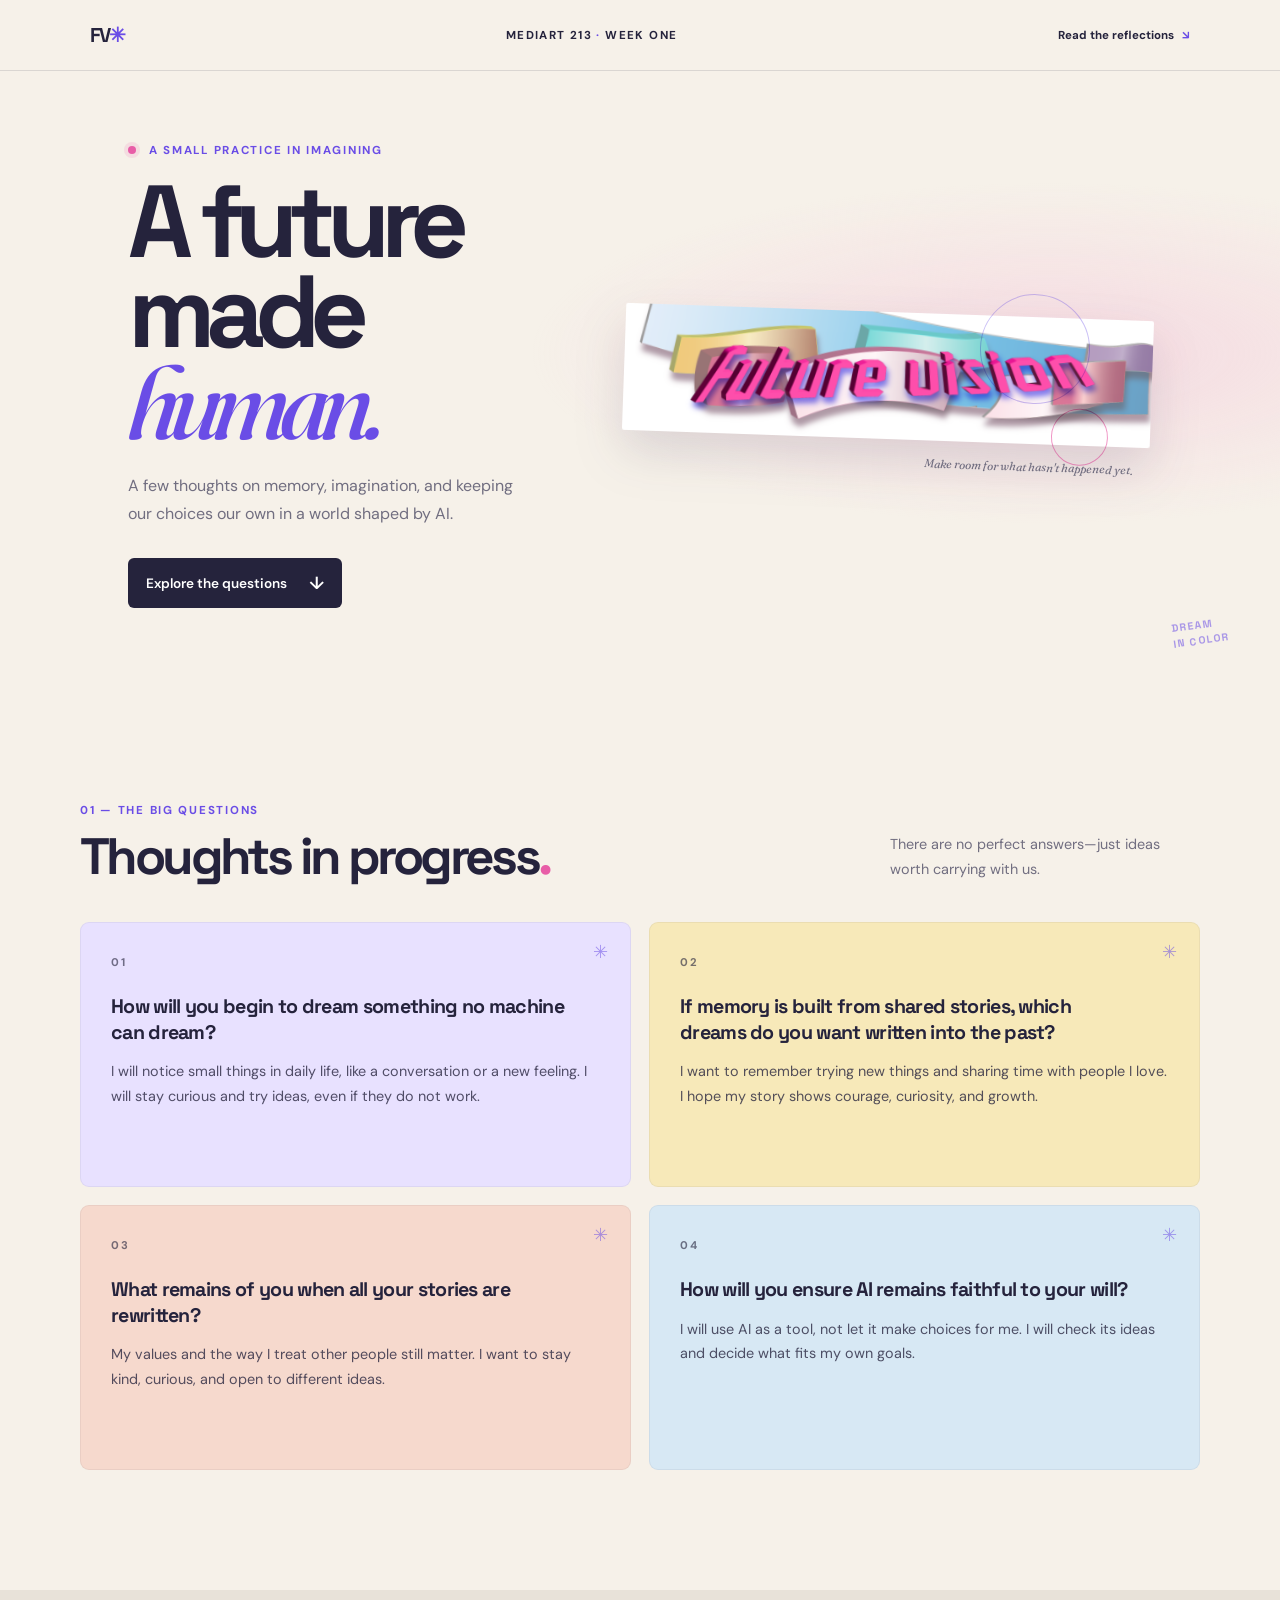
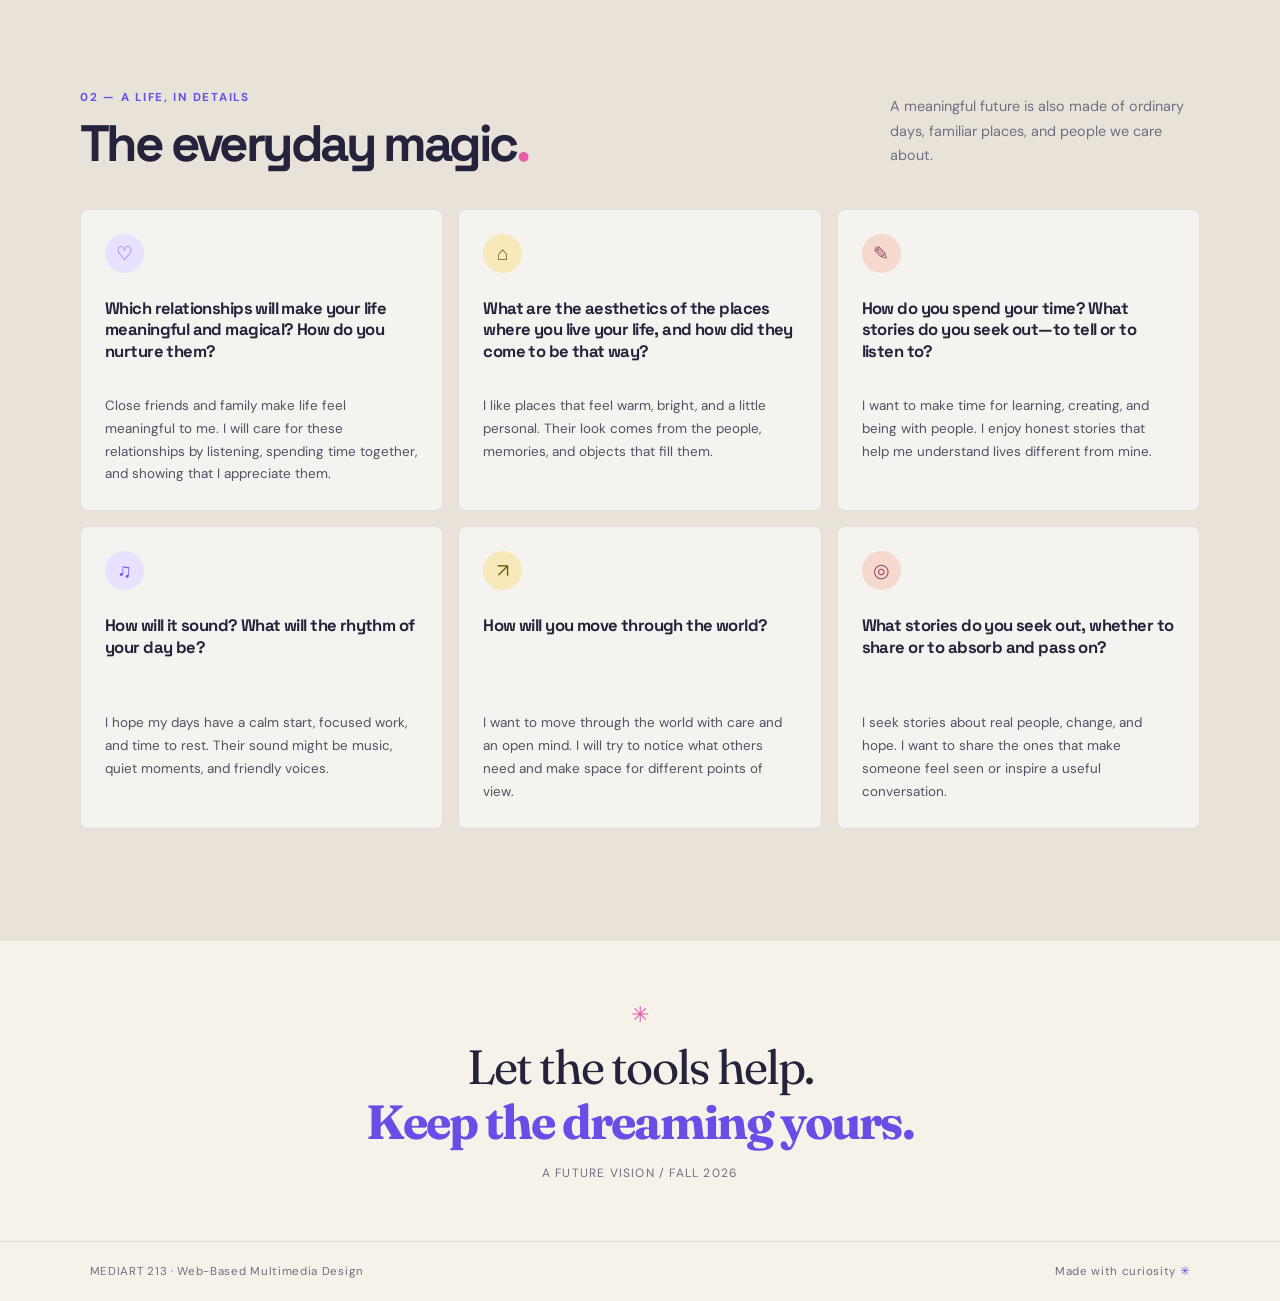
<file: MEDIART213-week1-template-main/week1 inclass-template/index.html>
<!DOCTYPE html>
<html lang="en">
<head>
    <meta charset="UTF-8">
    <meta name="viewport" content="width=device-width, initial-scale=1.0">
    <meta name="theme-color" content="#f6f1e9">
    <title>Future Vision — Small dreams, human futures</title>
    <link rel="stylesheet" href="style.css">
    <link rel="preconnect" href="https://fonts.googleapis.com">
    <link rel="preconnect" href="https://fonts.gstatic.com" crossorigin>
    <link href="https://fonts.googleapis.com/css2?family=DM+Sans:wght@400;500;600;700&family=Fraunces:ital,opsz,wght@0,9..144,400;0,9..144,500;1,9..144,400;1,9..144,500&family=Space+Grotesk:wght@500;600;700&display=swap" rel="stylesheet">
</head>
<body>
    <header class="site-header">
        <a class="wordmark" href="#top" aria-label="Future Vision home">FV<span>✳</span></a>
        <p>MEDIART 213 <span>·</span> WEEK ONE</p>
        <a class="header-link" href="#reflections">Read the reflections <span aria-hidden="true">↘</span></a>
    </header>

    <main id="top">
        <section class="hero" aria-labelledby="page-title">
            <div class="hero-copy">
                <p class="eyebrow"><span class="eyebrow-dot"></span> A small practice in imagining</p>
                <h1 id="page-title">A future<br>made <span>human.</span></h1>
                <p class="hero-description">A few thoughts on memory, imagination, and keeping our choices our own in a world shaped by AI.</p>
                <a class="button-link" href="#reflections">Explore the questions <span aria-hidden="true">↓</span></a>
            </div>
            <figure class="hero-art">
                <img src="assets/images/future_vision.png" alt="Colorful dimensional lettering that reads Future Vision">
                <figcaption>Make room for what hasn't happened yet.</figcaption>
                <span class="orbit orbit-one" aria-hidden="true"></span>
                <span class="orbit orbit-two" aria-hidden="true"></span>
            </figure>
            <div class="hero-note" aria-hidden="true">DREAM<br>IN COLOR</div>
        </section>

        <section class="reflections section-wrap" id="reflections" aria-labelledby="reflections-title">
            <div class="section-heading">
                <div>
                    <p class="eyebrow">01 — The big questions</p>
                    <h2 id="reflections-title">Thoughts in progress<span>.</span></h2>
                </div>
                <p class="section-intro">There are no perfect answers—just ideas worth carrying with us.</p>
            </div>
            <div class="answer-grid">
                <article class="answer-card card-lilac">
                    <span class="card-number">01</span>
                    <h3>How will you begin to dream something no machine can dream?</h3>
                    <p>I will notice small things in daily life, like a conversation or a new feeling. I will stay curious and try ideas, even if they do not work.</p>
                    <span class="card-spark" aria-hidden="true">✳</span>
                </article>
                <article class="answer-card card-yellow">
                    <span class="card-number">02</span>
                    <h3>If memory is built from shared stories, which dreams do you want written into the past?</h3>
                    <p>I want to remember trying new things and sharing time with people I love. I hope my story shows courage, curiosity, and growth.</p>
                    <span class="card-spark" aria-hidden="true">✳</span>
                </article>
                <article class="answer-card card-peach">
                    <span class="card-number">03</span>
                    <h3>What remains of you when all your stories are rewritten?</h3>
                    <p>My values and the way I treat other people still matter. I want to stay kind, curious, and open to different ideas.</p>
                    <span class="card-spark" aria-hidden="true">✳</span>
                </article>
                <article class="answer-card card-blue">
                    <span class="card-number">04</span>
                    <h3>How will you ensure AI remains faithful to your will?</h3>
                    <p>I will use AI as a tool, not let it make choices for me. I will check its ideas and decide what fits my own goals.</p>
                    <span class="card-spark" aria-hidden="true">✳</span>
                </article>
            </div>
        </section>

        <section class="daily-life" aria-labelledby="daily-life-title">
            <div class="section-wrap">
                <div class="section-heading">
                    <div>
                        <p class="eyebrow">02 — A life, in details</p>
                        <h2 id="daily-life-title">The everyday magic<span>.</span></h2>
                    </div>
                    <p class="section-intro">A meaningful future is also made of ordinary days, familiar places, and people we care about.</p>
                </div>
                <div class="prompt-grid">
                    <article class="prompt-card">
                        <span class="prompt-icon" aria-hidden="true">♡</span>
                        <h3>Which relationships will make your life meaningful and magical? How do you nurture them?</h3>
                        <p>Close friends and family make life feel meaningful to me. I will care for these relationships by listening, spending time together, and showing that I appreciate them.</p>
                    </article>
                    <article class="prompt-card">
                        <span class="prompt-icon" aria-hidden="true">⌂</span>
                        <h3>What are the aesthetics of the places where you live your life, and how did they come to be that way?</h3>
                        <p>I like places that feel warm, bright, and a little personal. Their look comes from the people, memories, and objects that fill them.</p>
                    </article>
                    <article class="prompt-card">
                        <span class="prompt-icon" aria-hidden="true">✎</span>
                        <h3>How do you spend your time? What stories do you seek out—to tell or to listen to?</h3>
                        <p>I want to make time for learning, creating, and being with people. I enjoy honest stories that help me understand lives different from mine.</p>
                    </article>
                    <article class="prompt-card">
                        <span class="prompt-icon" aria-hidden="true">♫</span>
                        <h3>How will it sound? What will the rhythm of your day be?</h3>
                        <p>I hope my days have a calm start, focused work, and time to rest. Their sound might be music, quiet moments, and friendly voices.</p>
                    </article>
                    <article class="prompt-card">
                        <span class="prompt-icon" aria-hidden="true">↗</span>
                        <h3>How will you move through the world?</h3>
                        <p>I want to move through the world with care and an open mind. I will try to notice what others need and make space for different points of view.</p>
                    </article>
                    <article class="prompt-card">
                        <span class="prompt-icon" aria-hidden="true">◎</span>
                        <h3>What stories do you seek out, whether to share or to absorb and pass on?</h3>
                        <p>I seek stories about real people, change, and hope. I want to share the ones that make someone feel seen or inspire a useful conversation.</p>
                    </article>
                </div>
            </div>
        </section>

        <section class="closing section-wrap" aria-label="Closing thought">
            <span class="closing-star" aria-hidden="true">✳</span>
            <p>Let the tools help.<br><strong>Keep the dreaming yours.</strong></p>
            <span class="closing-caption">A future vision / Fall 2026</span>
        </section>
    </main>

    <footer class="site-footer">
        <p>MEDIART 213 <span>·</span> Web-Based Multimedia Design</p>
        <p>Made with curiosity <span aria-hidden="true">✳</span></p>
    </footer>
</body>
</html>
</file>
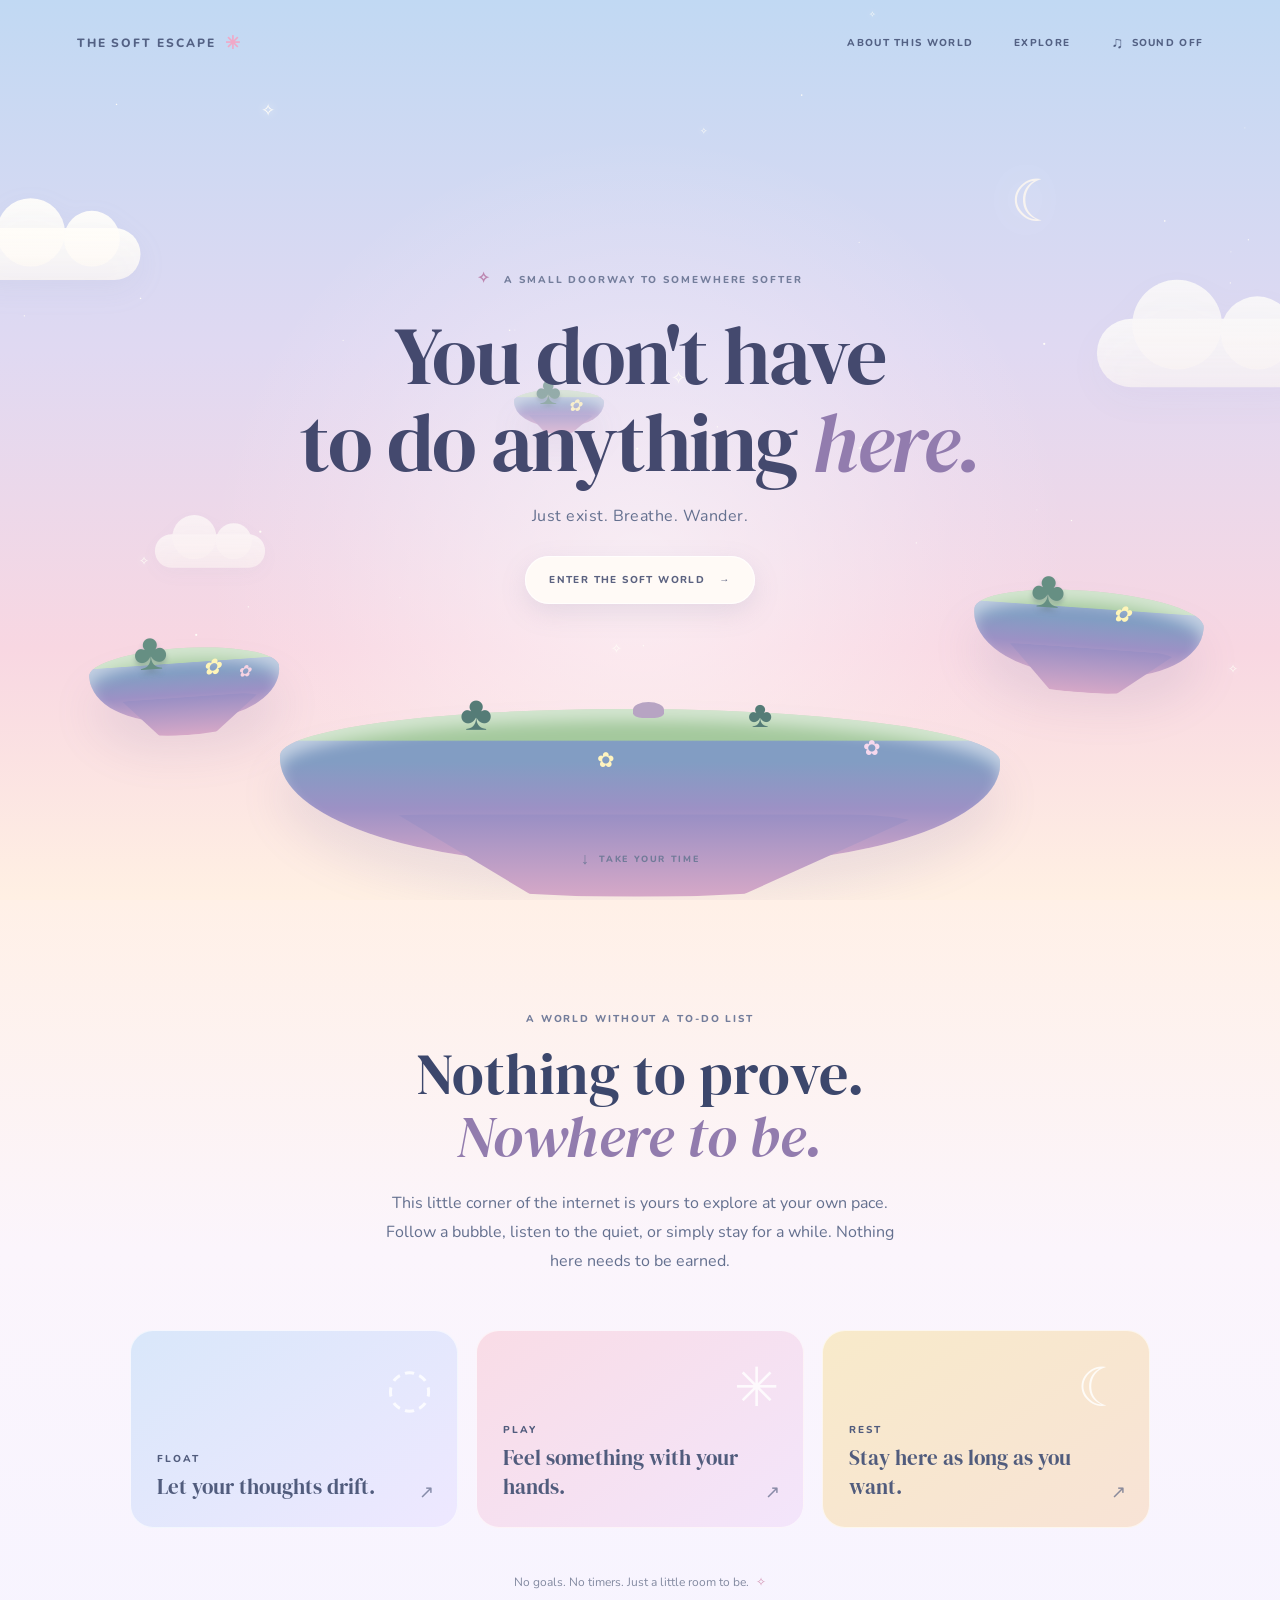
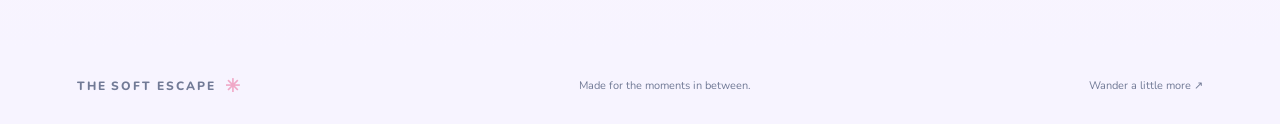
<file: MEDIART213-week1/w2&3_assignment/index.html>
<!DOCTYPE html>
<html lang="en">
<head>
    <meta charset="UTF-8">
    <meta name="viewport" content="width=device-width, initial-scale=1.0">
    <meta name="theme-color" content="#c9d8f4">
    <meta name="description" content="A small, dreamy corner of the internet where you can simply exist, breathe, and wander.">
    <title>The Soft Escape — A little world to simply be</title>
    <link rel="preconnect" href="https://fonts.googleapis.com">
    <link rel="preconnect" href="https://fonts.gstatic.com" crossorigin>
    <link href="https://fonts.googleapis.com/css2?family=DM+Serif+Display:ital@0;1&family=Nunito:wght@400;500;600;700;800&display=swap" rel="stylesheet">
    <link rel="stylesheet" href="soft-escape.css">
</head>
<body class="gateway-page">
    <a class="skip-link" href="#main">Skip to the world</a>
    <header class="gateway-nav">
        <a class="brand" href="index.html">THE SOFT ESCAPE<span aria-hidden="true">✳</span></a>
        <nav aria-label="Main navigation">
            <a href="#about">ABOUT THIS WORLD</a>
            <a href="garden.html">EXPLORE</a>
            <button class="sound-toggle" type="button" aria-pressed="false" aria-label="Turn ambient sound on"><span aria-hidden="true">♫</span> <span class="sound-label">SOUND OFF</span></button>
        </nav>
    </header>

    <main id="main">
        <section class="gateway-hero" aria-labelledby="gateway-title">
            <div class="gateway-sky" aria-hidden="true">
                <div class="sky-glow"></div>
                <div class="stars" id="gateway-stars"></div>
                <div class="gateway-cloud cloud-a"></div>
                <div class="gateway-cloud cloud-b"></div>
                <div class="gateway-cloud cloud-c"></div>
                <div class="island island-far"><span class="island-tree">♣</span><i class="island-flower">✿</i></div>
                <div class="island island-left"><span class="island-tree">♣</span><i class="island-flower">✿</i><i class="island-flower second">✿</i></div>
                <div class="island island-right"><span class="island-tree">♣</span><i class="island-flower">✿</i></div>
                <div class="island island-main"><span class="tiny-tree tree-one">♣</span><span class="tiny-tree tree-two">♣</span><span class="tiny-flower flower-one">✿</span><span class="tiny-flower flower-two">✿</span><span class="island-rock"></span></div>
                <span class="little-moon" aria-hidden="true">☾</span>
            </div>
            <div class="hero-copy">
                <p class="hero-kicker"><span aria-hidden="true">✧</span> A small doorway to somewhere softer</p>
                <h1 id="gateway-title">You don't have<br>to do anything <em>here.</em></h1>
                <p class="hero-subtitle">Just exist. Breathe. Wander.</p>
                <a class="enter-button" href="garden.html">ENTER THE SOFT WORLD <span aria-hidden="true">→</span></a>
            </div>
            <a class="scroll-hint" href="#about"><span aria-hidden="true">↓</span> TAKE YOUR TIME</a>
        </section>

        <section class="gateway-invitation" id="about" aria-labelledby="invitation-title">
            <div class="invitation-copy">
                <p class="section-eyebrow">A world without a to-do list</p>
                <h2 id="invitation-title">Nothing to prove.<br><em>Nowhere to be.</em></h2>
                <p>This little corner of the internet is yours to explore at your own pace. Follow a bubble, listen to the quiet, or simply stay for a while. Nothing here needs to be earned.</p>
            </div>
            <div class="preview-cards" aria-label="Ways to wander">
                <a class="preview-card float-card" href="garden.html#bubble-playground"><span class="card-symbol" aria-hidden="true">◌</span><span class="card-label">FLOAT</span><span class="card-description">Let your thoughts drift.</span><span class="card-arrow" aria-hidden="true">↗</span></a>
                <a class="preview-card play-card" href="garden.html#cloud-clay"><span class="card-symbol" aria-hidden="true">✳</span><span class="card-label">PLAY</span><span class="card-description">Feel something with your hands.</span><span class="card-arrow" aria-hidden="true">↗</span></a>
                <a class="preview-card rest-card" href="garden.html#let-it-go"><span class="card-symbol" aria-hidden="true">☾</span><span class="card-label">REST</span><span class="card-description">Stay here as long as you want.</span><span class="card-arrow" aria-hidden="true">↗</span></a>
            </div>
            <p class="closing-note">No goals. No timers. Just a little room to be. <span aria-hidden="true">✧</span></p>
        </section>
    </main>
    <footer class="gateway-footer"><a class="brand" href="index.html">THE SOFT ESCAPE<span aria-hidden="true">✳</span></a><p>Made for the moments in between.</p><a href="garden.html">Wander a little more <span aria-hidden="true">↗</span></a></footer>
    <script src="soft-escape.js" defer></script>
</body>
</html>
</file>
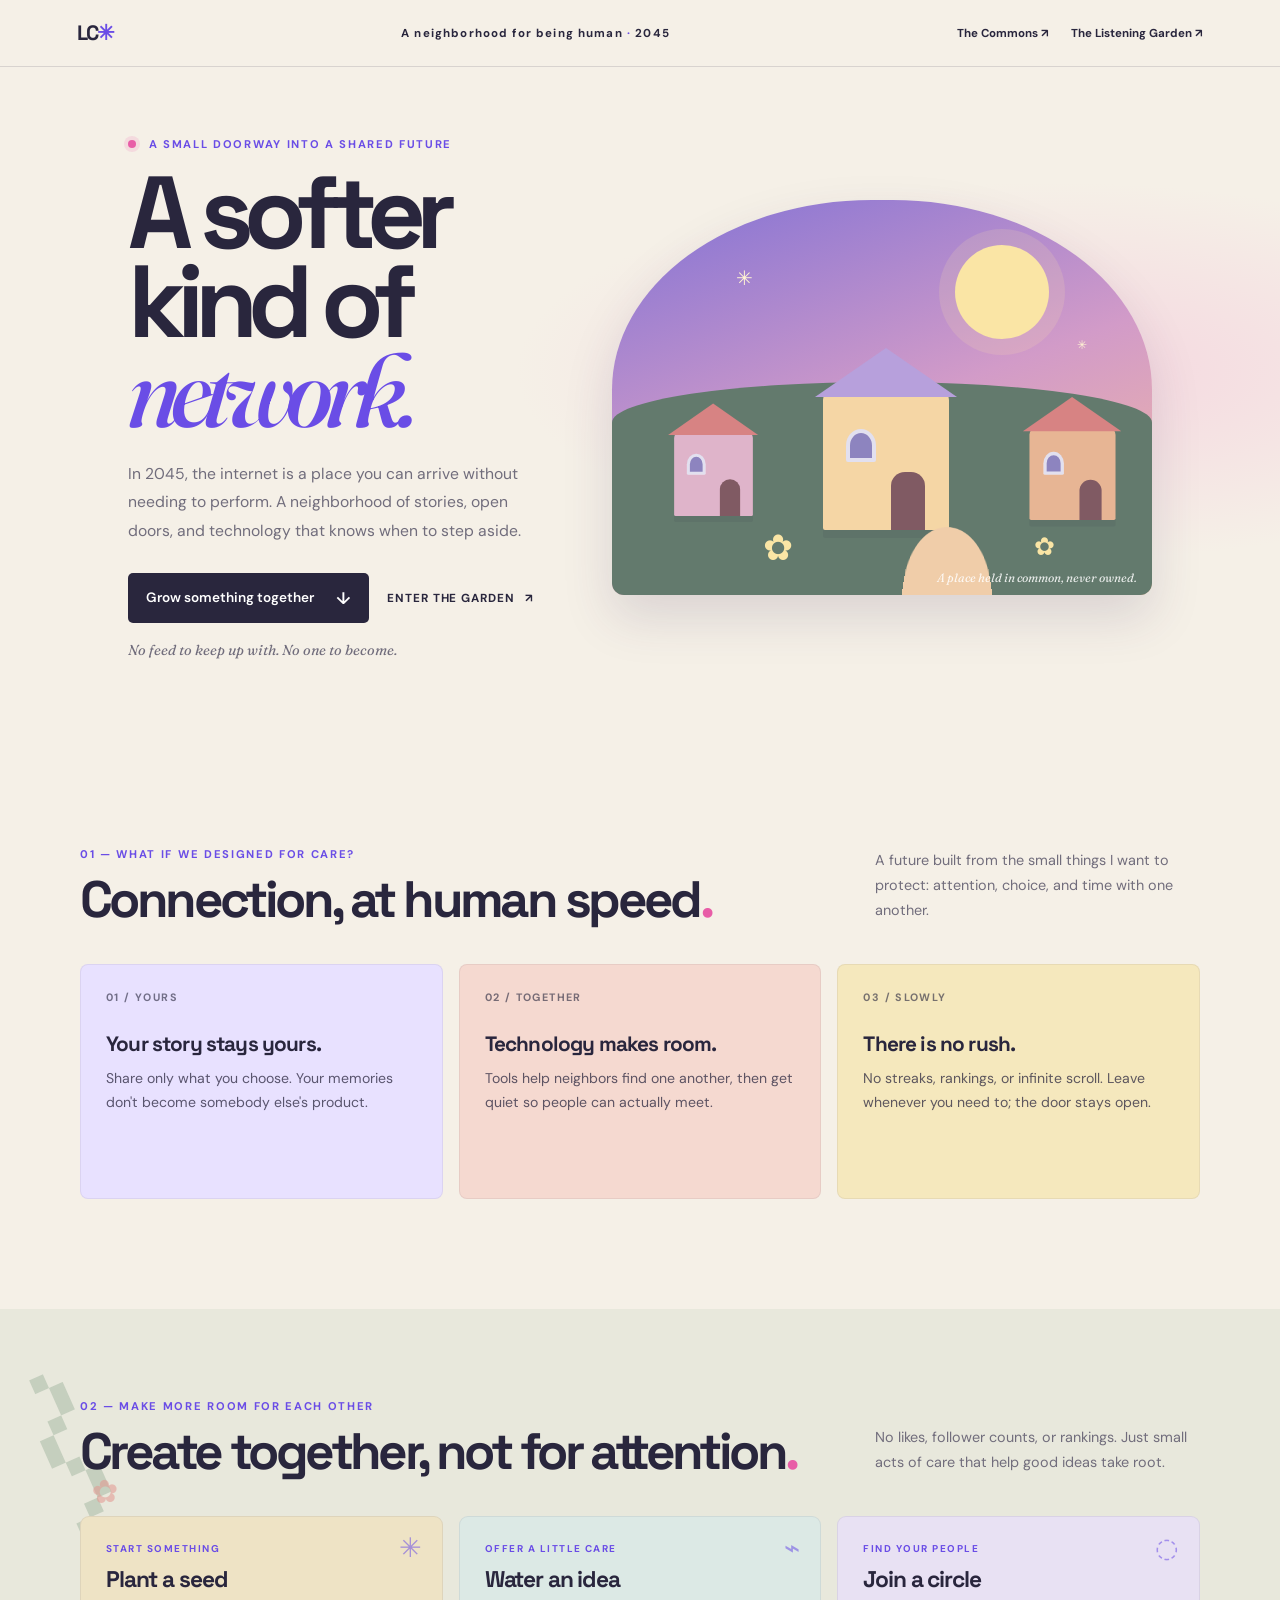
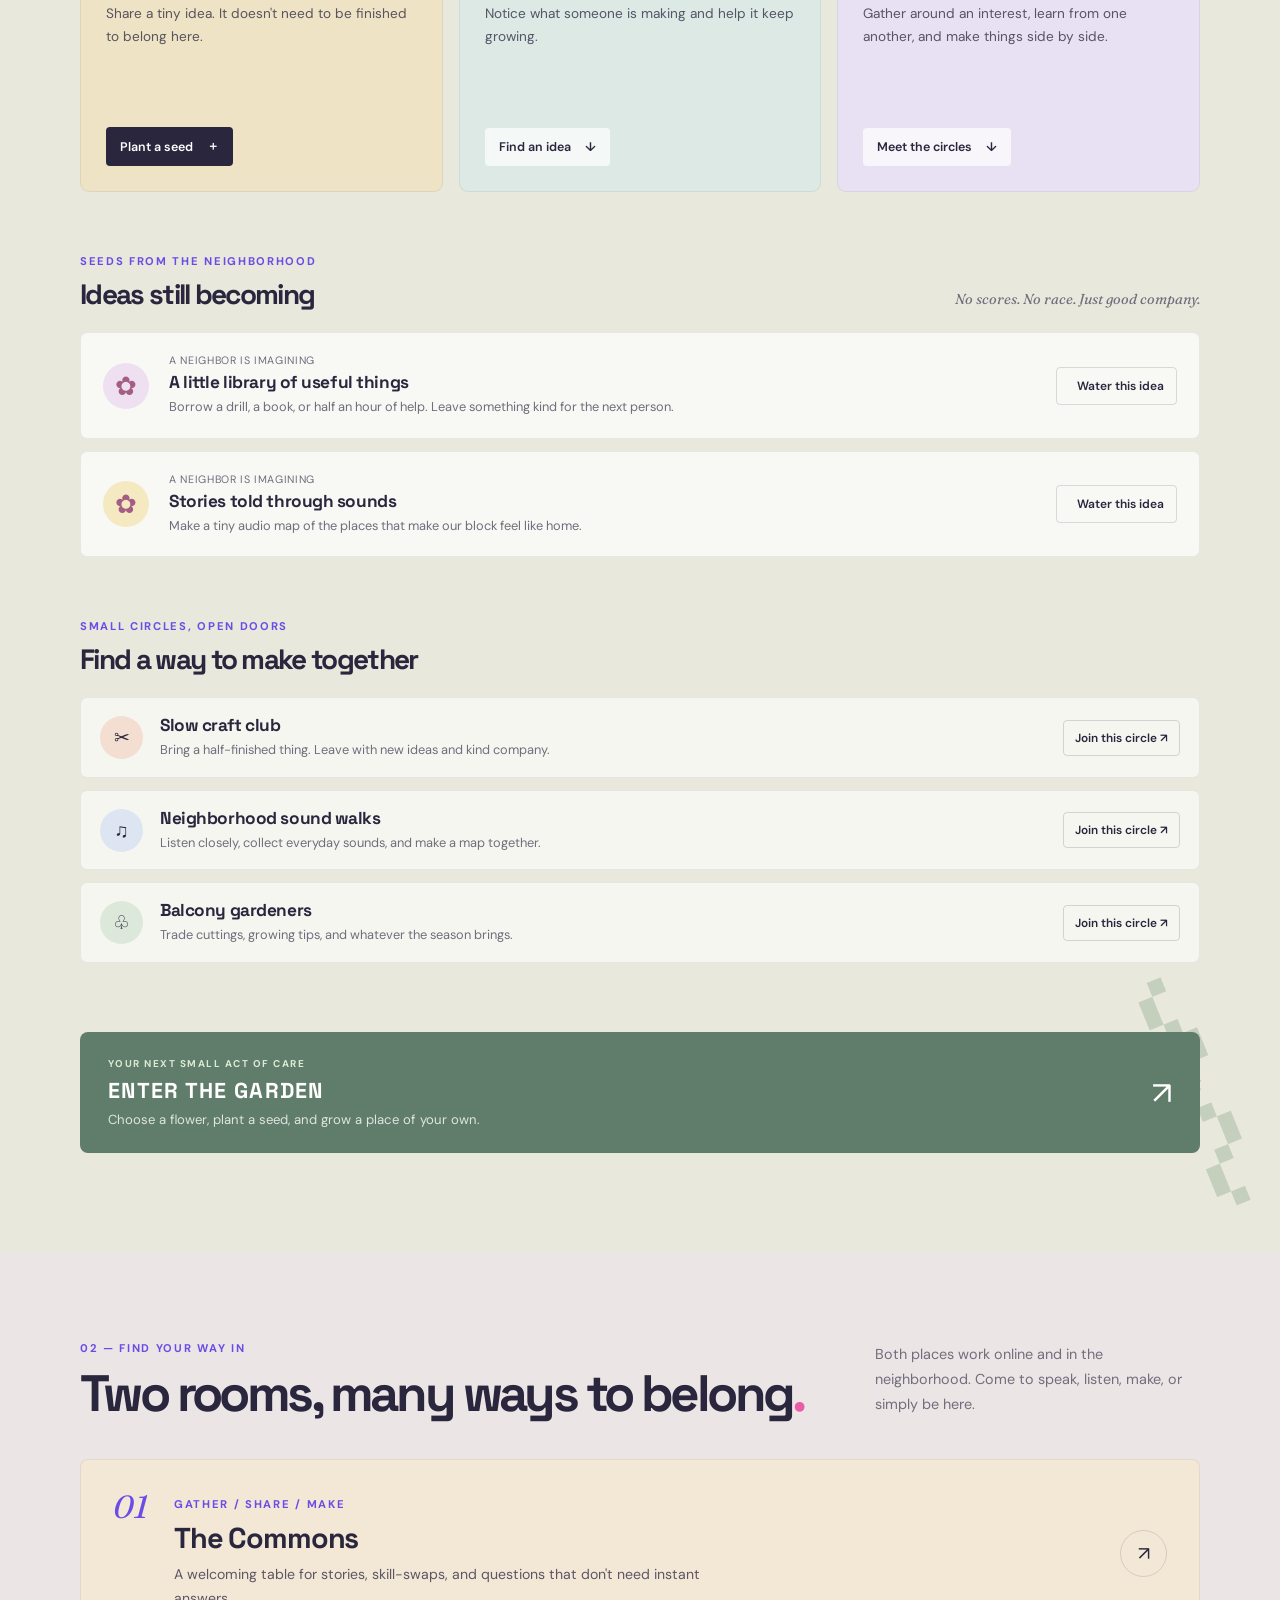
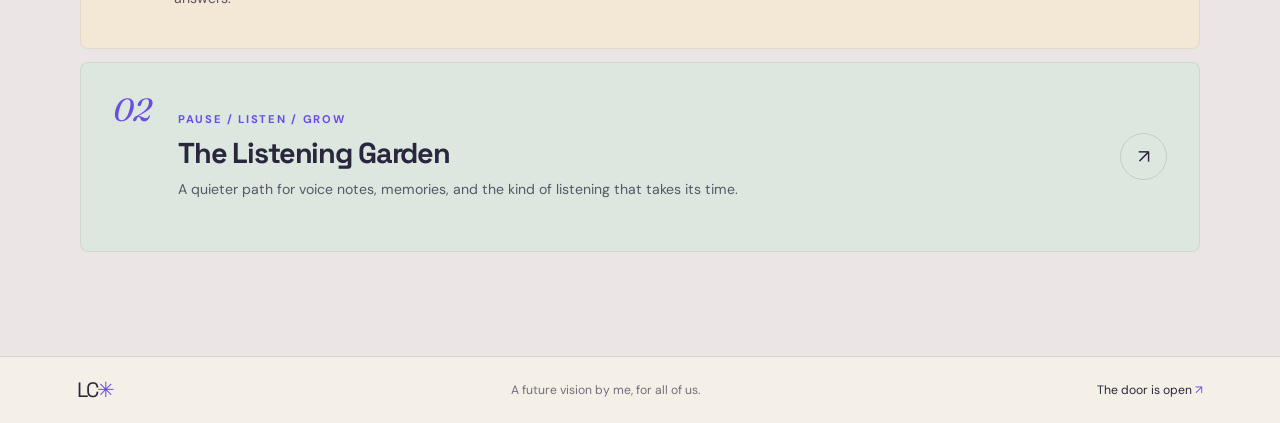
<file: MEDIART213-week1/w2&3_assignment2/index.html>
<!DOCTYPE html>
<html lang="en">
<head>
    <meta charset="UTF-8">
    <meta name="viewport" content="width=device-width, initial-scale=1.0">
    <meta name="theme-color" content="#f5f0e7">
    <title>The Listening Commons — A future worth entering</title>
    <link rel="stylesheet" href="style.css">
    <link rel="preconnect" href="https://fonts.googleapis.com">
    <link rel="preconnect" href="https://fonts.gstatic.com" crossorigin>
    <link href="https://fonts.googleapis.com/css2?family=DM+Sans:wght@400;500;600;700&family=Fraunces:ital,opsz,wght@0,9..144,400;0,9..144,500;1,9..144,400;1,9..144,500&family=Space+Grotesk:wght@500;600;700&display=swap" rel="stylesheet">
</head>
<body>
    <a class="skip-link" href="#main">Skip to the future</a>
    <header class="site-header">
        <a class="wordmark" href="index.html" aria-label="The Listening Commons home">LC<span>✳</span></a>
        <p class="header-label">A neighborhood for being human <span>·</span> 2045</p>
        <nav class="site-nav" aria-label="Main navigation">
            <a href="commons.html">The Commons <span aria-hidden="true">↗</span></a>
            <a href="garden.html">The Listening Garden <span aria-hidden="true">↗</span></a>
        </nav>
    </header>

    <main id="main">
        <section class="hero">
            <div class="hero-copy">
                <p class="eyebrow"><span class="live-dot"></span> A small doorway into a shared future</p>
                <h1>A softer<br>kind of <em>network.</em></h1>
                <p class="hero-description">In 2045, the internet is a place you can arrive without needing to perform. A neighborhood of stories, open doors, and technology that knows when to step aside.</p>
                <div class="hero-actions"><a class="button-link" href="#community">Grow something together <span aria-hidden="true">↓</span></a><a class="text-link" href="garden.html">ENTER THE GARDEN <span aria-hidden="true">↗</span></a></div>
                <p class="hero-aside">No feed to keep up with. No one to become.</p>
            </div>
            <div class="world-art" role="img" aria-label="An imagined neighborhood of connected warm-colored rooms beneath a twilight sky">
                <div class="sun"></div>
                <span class="star star-one">✳</span><span class="star star-two">✳</span>
                <div class="landscape">
                    <div class="house house-left"><span class="window"></span><span class="door"></span></div>
                    <div class="house house-center"><span class="window"></span><span class="door"></span></div>
                    <div class="house house-right"><span class="window"></span><span class="door"></span></div>
                    <div class="path"></div>
                    <span class="plant plant-one">✿</span><span class="plant plant-two">✿</span>
                </div>
                <p class="art-caption">A place held in common, never owned.</p>
            </div>
        </section>

        <section class="manifesto section-wrap" aria-labelledby="manifesto-title">
            <div class="section-heading">
                <div><p class="eyebrow">01 — What if we designed for care?</p><h2 id="manifesto-title">Connection, at human speed<span>.</span></h2></div>
                <p class="section-intro">A future built from the small things I want to protect: attention, choice, and time with one another.</p>
            </div>
            <div class="values-row">
                <article class="value-card value-lilac"><span class="value-number">01 / YOURS</span><h3>Your story stays yours.</h3><p>Share only what you choose. Your memories don't become somebody else's product.</p></article>
                <article class="value-card value-peach"><span class="value-number">02 / TOGETHER</span><h3>Technology makes room.</h3><p>Tools help neighbors find one another, then get quiet so people can actually meet.</p></article>
                <article class="value-card value-yellow"><span class="value-number">03 / SLOWLY</span><h3>There is no rush.</h3><p>No streaks, rankings, or infinite scroll. Leave whenever you need to; the door stays open.</p></article>
            </div>
        </section>

        <section class="community-section" id="community" aria-labelledby="community-title">
            <div class="community-vine vine-left" aria-hidden="true">〰<span>✿</span></div>
            <div class="community-vine vine-right" aria-hidden="true">〰<span>✳</span></div>
            <div class="section-wrap community-content">
                <div class="section-heading">
                    <div><p class="eyebrow">02 — Make more room for each other</p><h2 id="community-title">Create together, not for attention<span>.</span></h2></div>
                    <p class="section-intro">No likes, follower counts, or rankings. Just small acts of care that help good ideas take root.</p>
                </div>
                <div class="community-actions">
                    <article class="community-card seed-card">
                        <span class="community-symbol" aria-hidden="true">✳</span>
                        <p class="eyebrow">Start something</p>
                        <h3>Plant a seed</h3>
                        <p>Share a tiny idea. It doesn't need to be finished to belong here.</p>
                        <button class="community-button" id="toggle-seed-form" type="button" aria-expanded="false" aria-controls="seed-form">Plant a seed <span aria-hidden="true">＋</span></button>
                    </article>
                    <article class="community-card water-card">
                        <span class="community-symbol" aria-hidden="true">⌁</span>
                        <p class="eyebrow">Offer a little care</p>
                        <h3>Water an idea</h3>
                        <p>Notice what someone is making and help it keep growing.</p>
                        <a class="community-button button-quiet" href="#shared-seeds">Find an idea <span aria-hidden="true">↓</span></a>
                    </article>
                    <article class="community-card circle-card">
                        <span class="community-symbol" aria-hidden="true">◌</span>
                        <p class="eyebrow">Find your people</p>
                        <h3>Join a circle</h3>
                        <p>Gather around an interest, learn from one another, and make things side by side.</p>
                        <a class="community-button button-quiet" href="#circles">Meet the circles <span aria-hidden="true">↓</span></a>
                    </article>
                </div>

                <form class="seed-form" id="seed-form" hidden>
                    <label for="seed-title">What would you like to grow?</label>
                    <input id="seed-title" name="title" maxlength="60" placeholder="A neighborhood recipe zine…" required>
                    <label for="seed-note">A little more about it <span>(optional)</span></label>
                    <textarea id="seed-note" name="note" maxlength="180" rows="2" placeholder="Maybe we can collect recipes from every window on the block."></textarea>
                    <div class="form-actions"><button class="community-button" type="submit">Plant this idea <span aria-hidden="true">✳</span></button><button class="cancel-button" id="cancel-seed-form" type="button">Maybe later</button></div>
                </form>

                <div class="shared-seeds" id="shared-seeds">
                    <div class="subsection-heading"><div><p class="eyebrow">Seeds from the neighborhood</p><h3>Ideas still becoming</h3></div><p class="no-metrics">No scores. No race. Just good company.</p></div>
                    <div class="seed-list" id="seed-list" aria-live="polite">
                        <article class="idea-card">
                            <span class="idea-flower flower-cosmos" aria-hidden="true">✿</span><div class="idea-copy"><p class="idea-byline">A neighbor is imagining</p><h4>A little library of useful things</h4><p>Borrow a drill, a book, or half an hour of help. Leave something kind for the next person.</p></div>
                            <button class="water-button" type="button" aria-label="Water the idea: A little library of useful things"><span aria-hidden="true"></span> Water this idea</button>
                        </article>
                        <article class="idea-card">
                            <span class="idea-flower flower-daisy" aria-hidden="true">✿</span><div class="idea-copy"><p class="idea-byline">A neighbor is imagining</p><h4>Stories told through sounds</h4><p>Make a tiny audio map of the places that make our block feel like home.</p></div>
                            <button class="water-button" type="button" aria-label="Water the idea: Stories told through sounds"><span aria-hidden="true"></span> Water this idea</button>
                        </article>
                    </div>
                </div>
                <div class="circles" id="circles">
                    <div class="subsection-heading"><div><p class="eyebrow">Small circles, open doors</p><h3>Find a way to make together</h3></div></div>
                    <div class="circle-list">
                        <article class="circle-card-item"><span class="circle-art circle-art-paper" aria-hidden="true">✂</span><div><h4>Slow craft club</h4><p>Bring a half-finished thing. Leave with new ideas and kind company.</p></div><button class="join-button" type="button" aria-pressed="false">Join this circle <span aria-hidden="true">↗</span></button></article>
                        <article class="circle-card-item"><span class="circle-art circle-art-sound" aria-hidden="true">♫</span><div><h4>Neighborhood sound walks</h4><p>Listen closely, collect everyday sounds, and make a map together.</p></div><button class="join-button" type="button" aria-pressed="false">Join this circle <span aria-hidden="true">↗</span></button></article>
                        <article class="circle-card-item"><span class="circle-art circle-art-green" aria-hidden="true">♧</span><div><h4>Balcony gardeners</h4><p>Trade cuttings, growing tips, and whatever the season brings.</p></div><button class="join-button" type="button" aria-pressed="false">Join this circle <span aria-hidden="true">↗</span></button></article>
                    </div>
                </div>
                <p class="community-status" id="community-status" role="status" aria-live="polite"></p>
                <a class="garden-door" href="garden.html"><span><span class="eyebrow">Your next small act of care</span><strong>ENTER THE GARDEN</strong><span>Choose a flower, plant a seed, and grow a place of your own.</span></span><span class="door-arrow" aria-hidden="true">↗</span></a>
            </div>
        </section>

        <section class="places">
            <div class="section-wrap">
                <div class="section-heading">
                    <div><p class="eyebrow">02 — Find your way in</p><h2>Two rooms, many ways to belong<span>.</span></h2></div>
                    <p class="section-intro">Both places work online and in the neighborhood. Come to speak, listen, make, or simply be here.</p>
                </div>
                <div class="place-list">
                    <article class="place-card place-commons">
                        <div class="place-number">01</div><div class="place-copy"><p class="eyebrow">Gather / share / make</p><h3>The Commons</h3><p>A welcoming table for stories, skill-swaps, and questions that don't need instant answers.</p></div>
                        <a class="round-link" href="commons.html" aria-label="Explore the Commons">↗</a>
                    </article>
                    <article class="place-card place-garden">
                        <div class="place-number">02</div><div class="place-copy"><p class="eyebrow">Pause / listen / grow</p><h3>The Listening Garden</h3><p>A quieter path for voice notes, memories, and the kind of listening that takes its time.</p></div>
                        <a class="round-link" href="garden.html" aria-label="Explore the Listening Garden">↗</a>
                    </article>
                </div>
            </div>
        </section>
    </main>
    <footer class="site-footer"><a class="wordmark" href="index.html">LC<span>✳</span></a><p>A future vision by me, for all of us.</p><a href="commons.html">The door is open <span aria-hidden="true">↗</span></a></footer>
    <script src="community.js" defer></script>
</body>
</html>
</file>
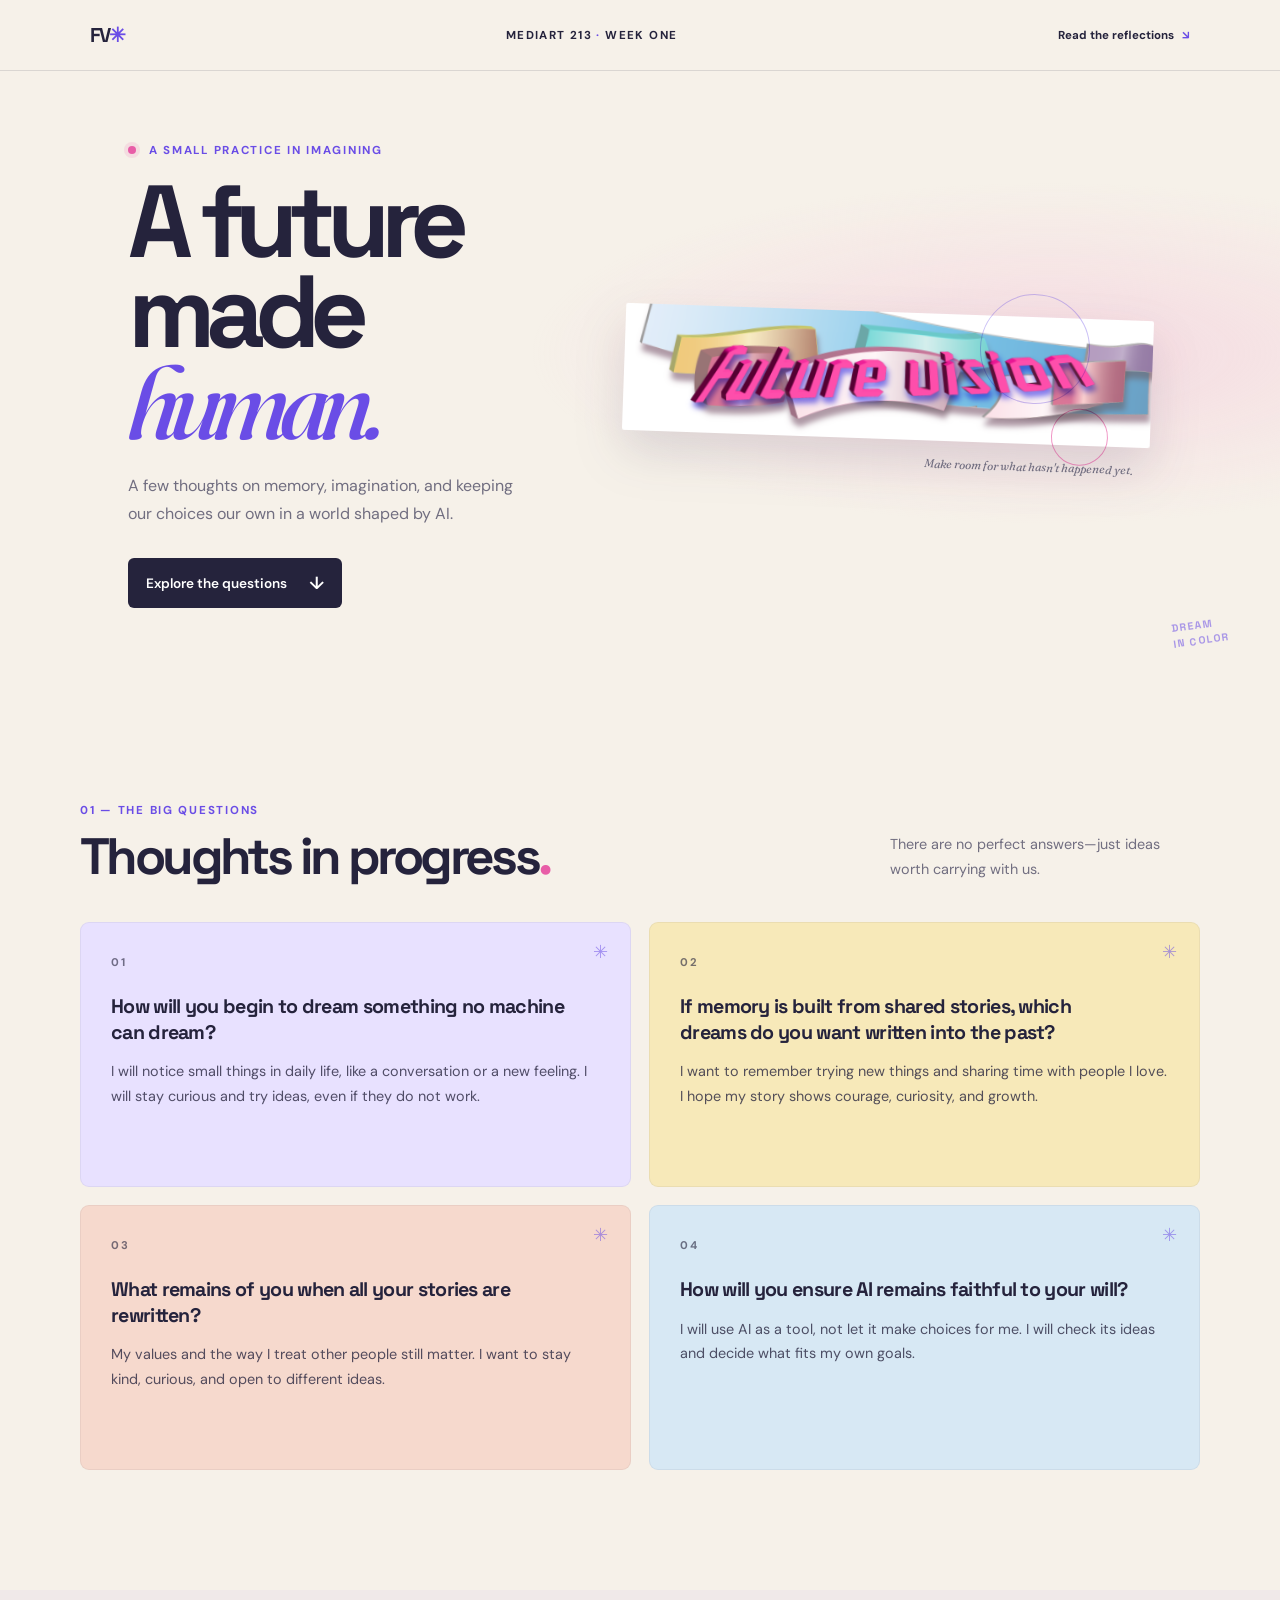
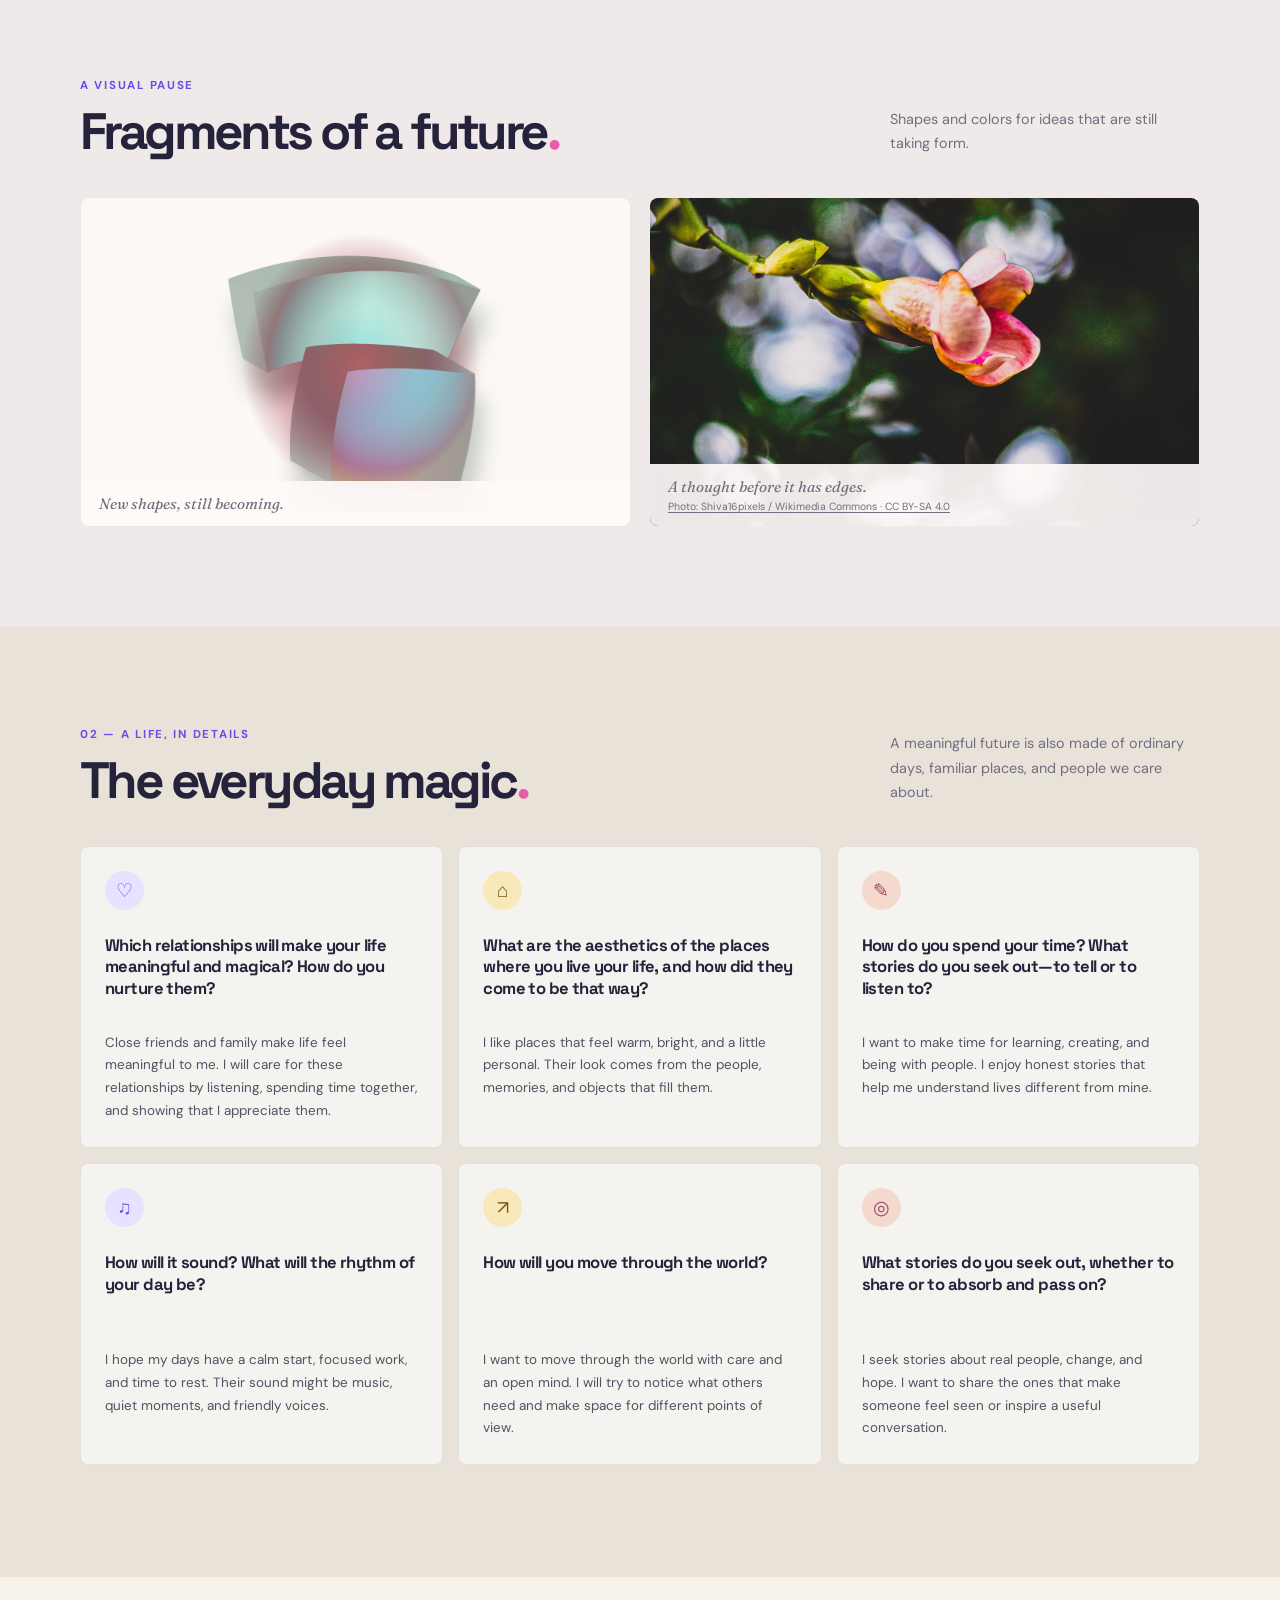
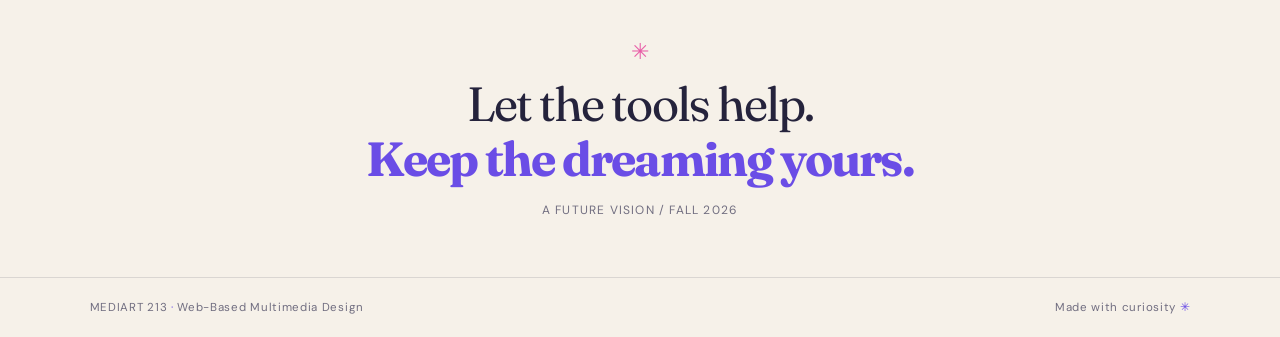
<file: MEDIART213-week1/week1 inclass/index.html>
<!DOCTYPE html>
<html lang="en">
<head>
    <meta charset="UTF-8">
    <meta name="viewport" content="width=device-width, initial-scale=1.0">
    <meta name="theme-color" content="#f6f1e9">
    <title>Future Vision — Small dreams, human futures</title>
    <link rel="stylesheet" href="style.css">
    <link rel="preconnect" href="https://fonts.googleapis.com">
    <link rel="preconnect" href="https://fonts.gstatic.com" crossorigin>
    <link href="https://fonts.googleapis.com/css2?family=DM+Sans:wght@400;500;600;700&family=Fraunces:ital,opsz,wght@0,9..144,400;0,9..144,500;1,9..144,400;1,9..144,500&family=Space+Grotesk:wght@500;600;700&display=swap" rel="stylesheet">
</head>
<body>
    <header class="site-header">
        <a class="wordmark" href="#top" aria-label="Future Vision home">FV<span>✳</span></a>
        <p>MEDIART 213 <span>·</span> WEEK ONE</p>
        <a class="header-link" href="#reflections">Read the reflections <span aria-hidden="true">↘</span></a>
    </header>

    <main id="top">
        <section class="hero" aria-labelledby="page-title">
            <div class="hero-copy">
                <p class="eyebrow"><span class="eyebrow-dot"></span> A small practice in imagining</p>
                <h1 id="page-title">A future<br>made <span>human.</span></h1>
                <p class="hero-description">A few thoughts on memory, imagination, and keeping our choices our own in a world shaped by AI.</p>
                <a class="button-link" href="#reflections">Explore the questions <span aria-hidden="true">↓</span></a>
            </div>
            <figure class="hero-art">
                <img src="assets/images/future_vision.png" alt="Colorful dimensional lettering that reads Future Vision">
                <figcaption>Make room for what hasn't happened yet.</figcaption>
                <span class="orbit orbit-one" aria-hidden="true"></span>
                <span class="orbit orbit-two" aria-hidden="true"></span>
            </figure>
            <div class="hero-note" aria-hidden="true">DREAM<br>IN COLOR</div>
        </section>

        <section class="reflections section-wrap" id="reflections" aria-labelledby="reflections-title">
            <div class="section-heading">
                <div>
                    <p class="eyebrow">01 — The big questions</p>
                    <h2 id="reflections-title">Thoughts in progress<span>.</span></h2>
                </div>
                <p class="section-intro">There are no perfect answers—just ideas worth carrying with us.</p>
            </div>
            <div class="answer-grid">
                <article class="answer-card card-lilac">
                    <span class="card-number">01</span>
                    <h3>How will you begin to dream something no machine can dream?</h3>
                    <p>I will notice small things in daily life, like a conversation or a new feeling. I will stay curious and try ideas, even if they do not work.</p>
                    <span class="card-spark" aria-hidden="true">✳</span>
                </article>
                <article class="answer-card card-yellow">
                    <span class="card-number">02</span>
                    <h3>If memory is built from shared stories, which dreams do you want written into the past?</h3>
                    <p>I want to remember trying new things and sharing time with people I love. I hope my story shows courage, curiosity, and growth.</p>
                    <span class="card-spark" aria-hidden="true">✳</span>
                </article>
                <article class="answer-card card-peach">
                    <span class="card-number">03</span>
                    <h3>What remains of you when all your stories are rewritten?</h3>
                    <p>My values and the way I treat other people still matter. I want to stay kind, curious, and open to different ideas.</p>
                    <span class="card-spark" aria-hidden="true">✳</span>
                </article>
                <article class="answer-card card-blue">
                    <span class="card-number">04</span>
                    <h3>How will you ensure AI remains faithful to your will?</h3>
                    <p>I will use AI as a tool, not let it make choices for me. I will check its ideas and decide what fits my own goals.</p>
                    <span class="card-spark" aria-hidden="true">✳</span>
                </article>
            </div>
        </section>

        <section class="visual-notes" aria-labelledby="visual-notes-title">
            <div class="section-wrap">
                <div class="section-heading">
                    <div>
                        <p class="eyebrow">A visual pause</p>
                        <h2 id="visual-notes-title">Fragments of a future<span>.</span></h2>
                    </div>
                    <p class="section-intro">Shapes and colors for ideas that are still taking form.</p>
                </div>
                <div class="visual-grid">
                    <figure class="visual-card visual-object">
                        <img src="assets/images/2.png" alt="Softly colored abstract 3D form with curved, overlapping shapes">
                        <figcaption>New shapes, still becoming.</figcaption>
                    </figure>
                    <figure class="visual-card visual-blur">
                        <img src="assets/images/blossom-bokeh.jpg" alt="A pink flower bud with softly blurred circular lights in the background">
                        <figcaption>
                            <span>A thought before it has edges.</span>
                            <a href="https://commons.wikimedia.org/wiki/File:A_Blossom_Amidst_the_Bokeh.jpg" target="_blank" rel="noopener noreferrer">Photo: Shiva16pixels / Wikimedia Commons · CC BY-SA 4.0</a>
                        </figcaption>
                    </figure>
                </div>
            </div>
        </section>

        <section class="daily-life" aria-labelledby="daily-life-title">
            <div class="section-wrap">
                <div class="section-heading">
                    <div>
                        <p class="eyebrow">02 — A life, in details</p>
                        <h2 id="daily-life-title">The everyday magic<span>.</span></h2>
                    </div>
                    <p class="section-intro">A meaningful future is also made of ordinary days, familiar places, and people we care about.</p>
                </div>
                <div class="prompt-grid">
                    <article class="prompt-card">
                        <span class="prompt-icon" aria-hidden="true">♡</span>
                        <h3>Which relationships will make your life meaningful and magical? How do you nurture them?</h3>
                        <p>Close friends and family make life feel meaningful to me. I will care for these relationships by listening, spending time together, and showing that I appreciate them.</p>
                    </article>
                    <article class="prompt-card">
                        <span class="prompt-icon" aria-hidden="true">⌂</span>
                        <h3>What are the aesthetics of the places where you live your life, and how did they come to be that way?</h3>
                        <p>I like places that feel warm, bright, and a little personal. Their look comes from the people, memories, and objects that fill them.</p>
                    </article>
                    <article class="prompt-card">
                        <span class="prompt-icon" aria-hidden="true">✎</span>
                        <h3>How do you spend your time? What stories do you seek out—to tell or to listen to?</h3>
                        <p>I want to make time for learning, creating, and being with people. I enjoy honest stories that help me understand lives different from mine.</p>
                    </article>
                    <article class="prompt-card">
                        <span class="prompt-icon" aria-hidden="true">♫</span>
                        <h3>How will it sound? What will the rhythm of your day be?</h3>
                        <p>I hope my days have a calm start, focused work, and time to rest. Their sound might be music, quiet moments, and friendly voices.</p>
                    </article>
                    <article class="prompt-card">
                        <span class="prompt-icon" aria-hidden="true">↗</span>
                        <h3>How will you move through the world?</h3>
                        <p>I want to move through the world with care and an open mind. I will try to notice what others need and make space for different points of view.</p>
                    </article>
                    <article class="prompt-card">
                        <span class="prompt-icon" aria-hidden="true">◎</span>
                        <h3>What stories do you seek out, whether to share or to absorb and pass on?</h3>
                        <p>I seek stories about real people, change, and hope. I want to share the ones that make someone feel seen or inspire a useful conversation.</p>
                    </article>
                </div>
            </div>
        </section>

        <section class="closing section-wrap" aria-label="Closing thought">
            <span class="closing-star" aria-hidden="true">✳</span>
            <p>Let the tools help.<br><strong>Keep the dreaming yours.</strong></p>
            <span class="closing-caption">A future vision / Fall 2026</span>
        </section>
    </main>

    <footer class="site-footer">
        <p>MEDIART 213 <span>·</span> Web-Based Multimedia Design</p>
        <p>Made with curiosity <span aria-hidden="true">✳</span></p>
    </footer>
</body>
</html>
</file>
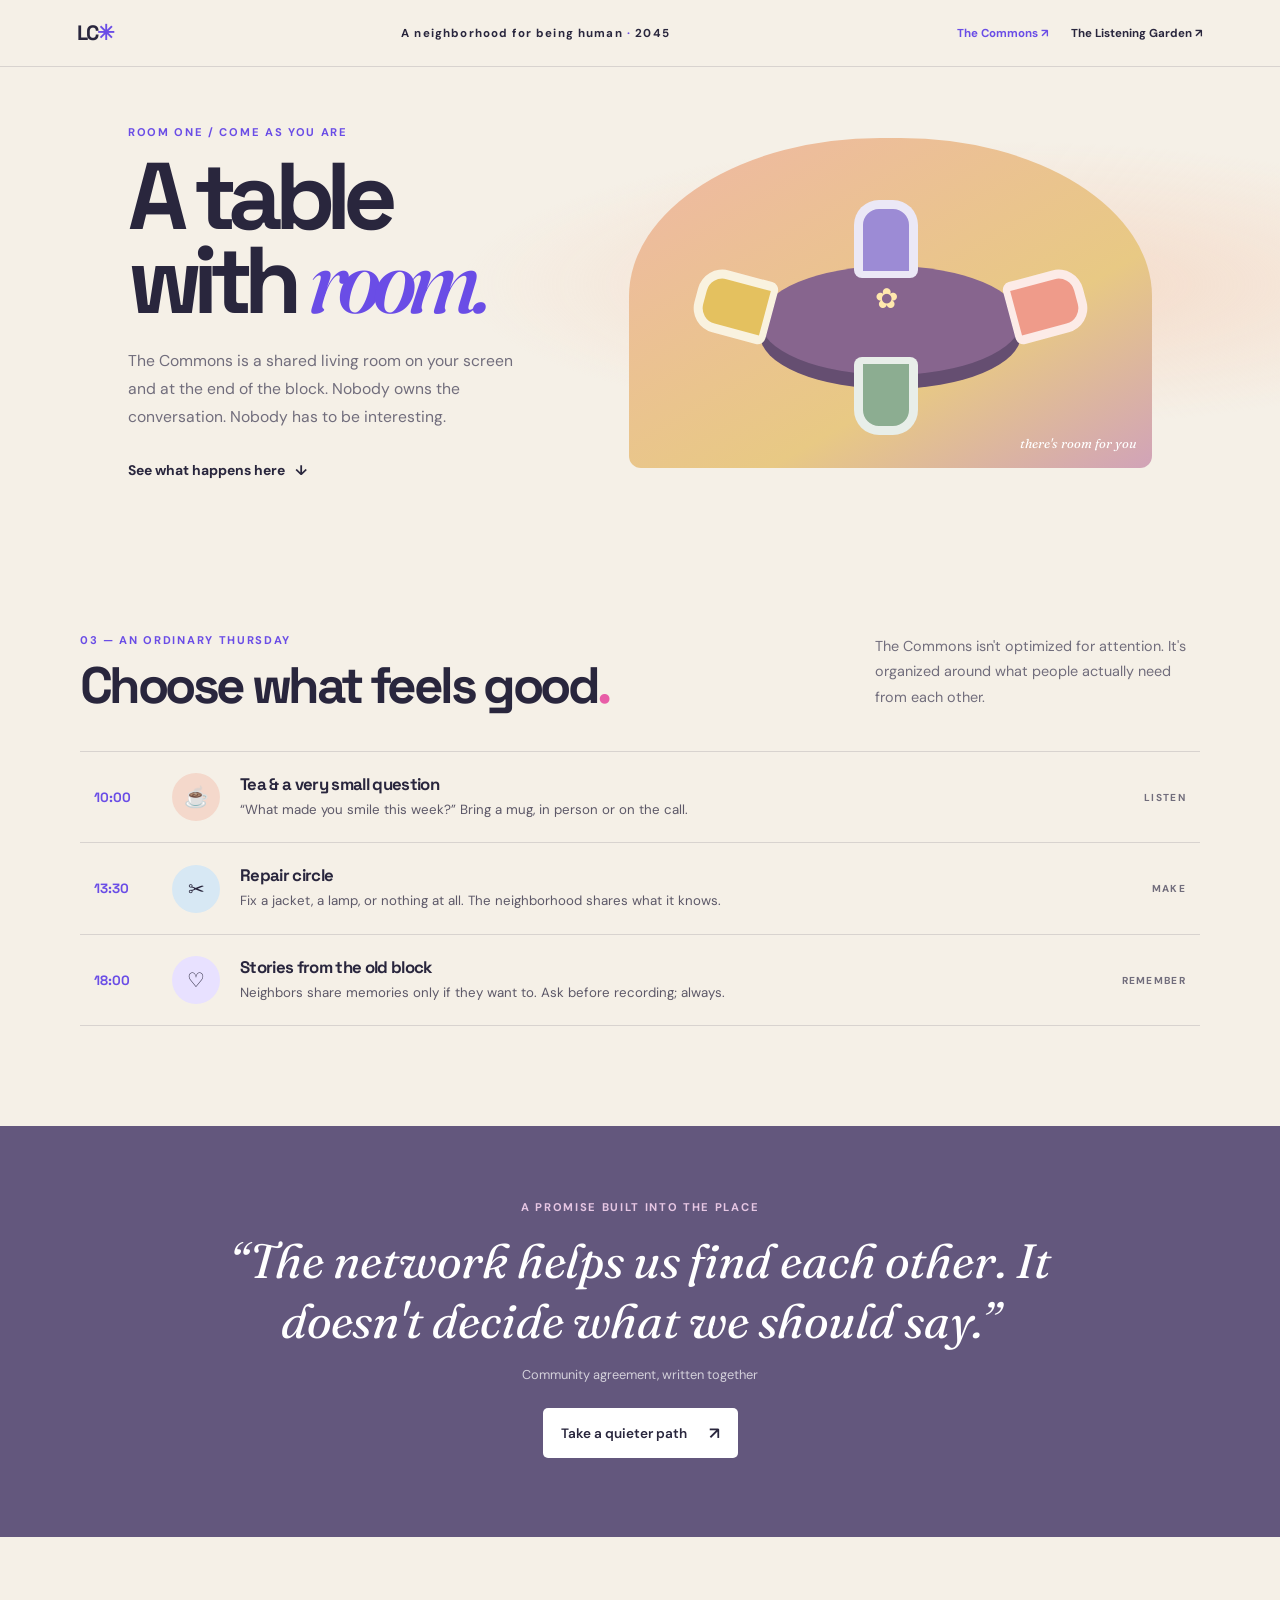
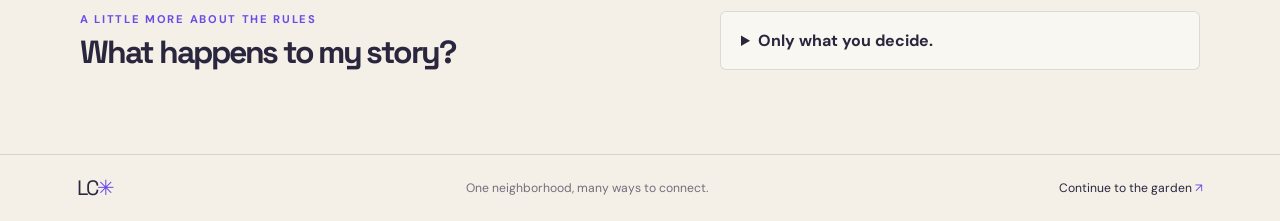
<file: MEDIART213-week1/w2&3_assignment/commons.html>
<!DOCTYPE html>
<html lang="en">
<head>
    <meta charset="UTF-8">
    <meta name="viewport" content="width=device-width, initial-scale=1.0">
    <meta name="theme-color" content="#f5f0e7">
    <title>The Commons — The Listening Commons</title>
    <link rel="stylesheet" href="style.css">
    <link rel="preconnect" href="https://fonts.googleapis.com">
    <link rel="preconnect" href="https://fonts.gstatic.com" crossorigin>
    <link href="https://fonts.googleapis.com/css2?family=DM+Sans:wght@400;500;600;700&family=Fraunces:ital,opsz,wght@0,9..144,400;0,9..144,500;1,9..144,400;1,9..144,500&family=Space+Grotesk:wght@500;600;700&display=swap" rel="stylesheet">
</head>
<body>
    <a class="skip-link" href="#main">Skip to the Commons</a>
    <header class="site-header">
        <a class="wordmark" href="index.html" aria-label="The Listening Commons home">LC<span>✳</span></a>
        <p class="header-label">A neighborhood for being human <span>·</span> 2045</p>
        <nav class="site-nav" aria-label="Main navigation"><a href="commons.html" aria-current="page">The Commons <span aria-hidden="true">↗</span></a><a href="garden.html">The Listening Garden <span aria-hidden="true">↗</span></a></nav>
    </header>
    <main id="main">
        <section class="subhero commons-hero">
            <div class="subhero-copy"><p class="eyebrow">Room one / come as you are</p><h1>A table<br>with <em>room.</em></h1><p class="hero-description">The Commons is a shared living room on your screen and at the end of the block. Nobody owns the conversation. Nobody has to be interesting.</p><a class="text-link" href="#today">See what happens here <span aria-hidden="true">↓</span></a></div>
            <div class="table-art" role="img" aria-label="A round table surrounded by four colorful chairs, ready for a neighborhood gathering"><div class="table-disc"></div><div class="chair chair-a"></div><div class="chair chair-b"></div><div class="chair chair-c"></div><div class="chair chair-d"></div><span class="table-flower">✿</span><p>there's room for you</p></div>
        </section>
        <section class="section-wrap today" id="today">
            <div class="section-heading"><div><p class="eyebrow">03 — An ordinary Thursday</p><h2>Choose what feels good<span>.</span></h2></div><p class="section-intro">The Commons isn't optimized for attention. It's organized around what people actually need from each other.</p></div>
            <div class="schedule">
                <article class="schedule-item"><time>10:00</time><div class="schedule-icon icon-peach">☕</div><div><h3>Tea &amp; a very small question</h3><p>“What made you smile this week?” Bring a mug, in person or on the call.</p></div><span class="schedule-tag">LISTEN</span></article>
                <article class="schedule-item"><time>13:30</time><div class="schedule-icon icon-blue">✂</div><div><h3>Repair circle</h3><p>Fix a jacket, a lamp, or nothing at all. The neighborhood shares what it knows.</p></div><span class="schedule-tag">MAKE</span></article>
                <article class="schedule-item"><time>18:00</time><div class="schedule-icon icon-lilac">♡</div><div><h3>Stories from the old block</h3><p>Neighbors share memories only if they want to. Ask before recording; always.</p></div><span class="schedule-tag">REMEMBER</span></article>
            </div>
        </section>
        <section class="commons-note">
            <div class="section-wrap note-layout"><p class="eyebrow">A promise built into the place</p><blockquote>“The network helps us find each other. It doesn't decide what we should say.”</blockquote><p class="note-credit">Community agreement, written together</p><a class="button-link button-light" href="garden.html">Take a quieter path <span aria-hidden="true">↗</span></a></div>
        </section>
        <section class="section-wrap participation"><div><p class="eyebrow">A little more about the rules</p><h2>What happens to my story?</h2></div><details><summary>Only what you decide.</summary><p>Stories belong to the people who tell them. The default is private; sharing is specific, reversible, and never traded for access. You can listen without leaving a trace.</p></details></section>
    </main>
    <footer class="site-footer"><a class="wordmark" href="index.html">LC<span>✳</span></a><p>One neighborhood, many ways to connect.</p><a href="garden.html">Continue to the garden <span aria-hidden="true">↗</span></a></footer>
</body>
</html>
</file>
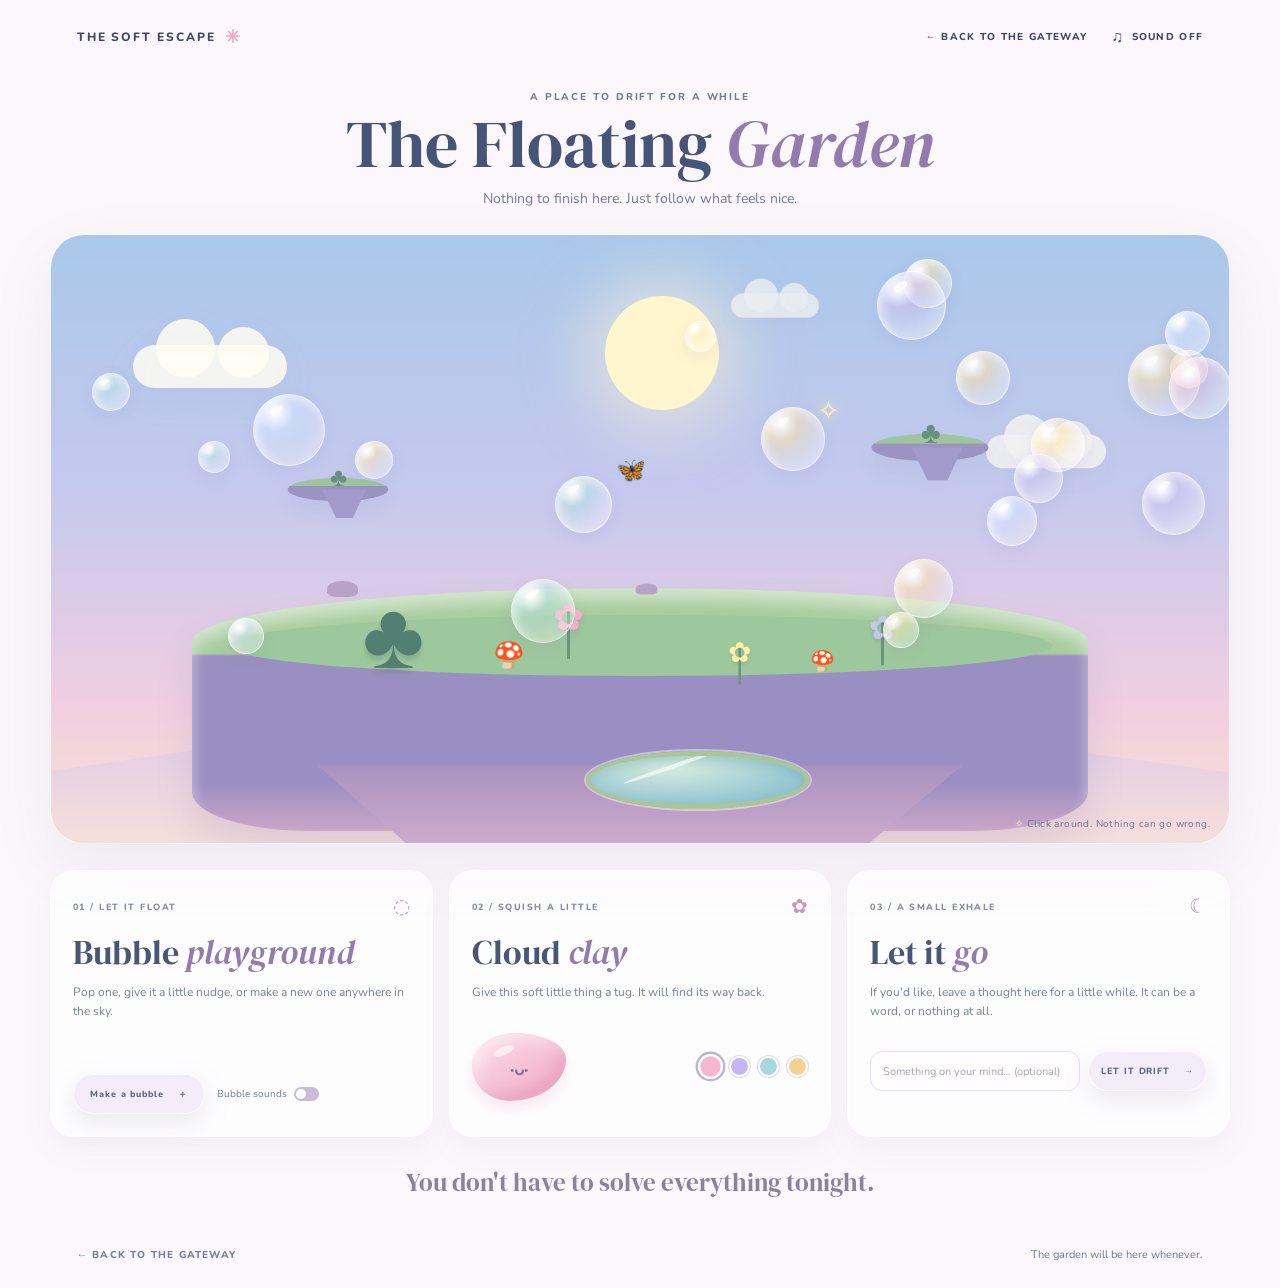
<file: MEDIART213-week1/w2&3_assignment/garden.html>
<!DOCTYPE html>
<html lang="en">
<head>
    <meta charset="UTF-8">
    <meta name="viewport" content="width=device-width, initial-scale=1.0">
    <meta name="theme-color" content="#a9c7e9">
    <meta name="description" content="Wander through a floating garden, play with bubbles and cloud clay, or let a thought drift away.">
    <title>The Floating Garden — The Soft Escape</title>
    <link rel="preconnect" href="https://fonts.googleapis.com">
    <link rel="preconnect" href="https://fonts.gstatic.com" crossorigin>
    <link href="https://fonts.googleapis.com/css2?family=DM+Serif+Display:ital@0;1&family=Nunito:wght@400;500;600;700;800&display=swap" rel="stylesheet">
    <link rel="stylesheet" href="soft-escape.css">
</head>
<body class="garden-page">
    <a class="skip-link" href="#garden-main">Skip to the floating garden</a>
    <header class="garden-nav">
        <a class="brand" href="index.html">THE SOFT ESCAPE<span aria-hidden="true">✳</span></a>
        <a class="back-link" href="index.html"><span aria-hidden="true">←</span> BACK TO THE GATEWAY</a>
        <button class="sound-toggle" type="button" aria-pressed="false" aria-label="Turn ambient sound on"><span aria-hidden="true">♫</span> <span class="sound-label">SOUND OFF</span></button>
    </header>

    <main id="garden-main">
        <section class="garden-intro">
            <p class="section-eyebrow">A place to drift for a while</p>
            <h1>The Floating <em>Garden</em></h1>
            <p>Nothing to finish here. Just follow what feels nice.</p>
        </section>

        <section class="garden-world" aria-label="Interactive floating garden. Click the sky to make a star or click empty space to make a bubble.">
            <div class="world-sky" aria-hidden="true">
                <div class="garden-sun"></div><div class="garden-sky-stars"></div>
                <div class="world-cloud cloud-one" data-draggable-cloud></div>
                <div class="world-cloud cloud-two" data-draggable-cloud></div>
                <div class="world-cloud cloud-three" data-draggable-cloud></div>
                <div class="distant-island island-small"><span>♣</span></div>
                <div class="distant-island island-medium"><span>♣</span></div>
            </div>
            <div class="bubble-layer" id="bubble-layer" aria-label="Bubble playground"></div>
            <div class="garden-creature creature-moth" role="button" tabindex="0" aria-label="Say hello to the moth">🦋</div>
            <div class="garden-creature creature-firefly" role="button" tabindex="0" aria-label="Say hello to the firefly">✧</div>
            <div class="garden-island">
                <div class="island-grass"></div>
                <div class="garden-tree tree-left" role="button" tabindex="0" aria-label="A swaying garden tree"><span>♣</span></div>
                <button class="garden-flower flower-pink" type="button" aria-label="Help the pink flower bloom"><span>✿</span></button>
                <button class="garden-flower flower-yellow" type="button" aria-label="Help the yellow flower bloom"><span>✿</span></button>
                <button class="garden-flower flower-blue" type="button" aria-label="Help the blue flower bloom"><span>✿</span></button>
                <button class="garden-mushroom mushroom-one" type="button" aria-label="Bounce the little mushroom"><span>🍄</span></button>
                <button class="garden-mushroom mushroom-two" type="button" aria-label="Bounce the little mushroom"><span>🍄</span></button>
                <div class="garden-pond" role="button" tabindex="0" aria-label="Make a ripple in the pond"><span class="pond-shimmer"></span></div>
                <div class="island-rock rock-one"></div><div class="island-rock rock-two"></div>
            </div>
            <div class="garden-horizon" aria-hidden="true"></div>
            <p class="world-hint"><span aria-hidden="true">✧</span> Click around. Nothing can go wrong.</p>
        </section>

        <section class="playground-grid" aria-label="Garden activities">
            <article class="play-panel bubbles-panel" id="bubble-playground">
                <div class="panel-heading"><span class="panel-number">01 / LET IT FLOAT</span><span class="panel-icon" aria-hidden="true">◌</span></div>
                <h2>Bubble <em>playground</em></h2>
                <p>Pop one, give it a little nudge, or make a new one anywhere in the sky.</p>
                <div class="panel-actions"><button class="quiet-button" id="add-bubble" type="button">Make a bubble <span aria-hidden="true">＋</span></button><button class="sound-effect-toggle" type="button" aria-pressed="false" aria-label="Bubble sounds off">Bubble sounds <span class="toggle-dot" aria-hidden="true"></span></button></div>
            </article>

            <article class="play-panel clay-panel" id="cloud-clay">
                <div class="panel-heading"><span class="panel-number">02 / SQUISH A LITTLE</span><span class="panel-icon" aria-hidden="true">✿</span></div>
                <h2>Cloud <em>clay</em></h2>
                <p>Give this soft little thing a tug. It will find its way back.</p>
                <div class="clay-play-area">
                    <div class="cloud-clay" id="cloud-clay-object" role="button" tabindex="0" aria-label="Drag or press the cloud clay to make it bounce"><span class="clay-face">·ᴗ·</span><i class="clay-shine"></i></div>
                    <div class="clay-colors" aria-label="Change the clay color">
                        <button class="color-choice is-selected" type="button" data-color="#f6b9cf" aria-label="Pink clay" aria-pressed="true"></button>
                        <button class="color-choice" type="button" data-color="#c5b5f0" aria-label="Lavender clay" aria-pressed="false"></button>
                        <button class="color-choice" type="button" data-color="#a8d7dc" aria-label="Blue clay" aria-pressed="false"></button>
                        <button class="color-choice" type="button" data-color="#f2d293" aria-label="Peach clay" aria-pressed="false"></button>
                    </div>
                </div>
            </article>

            <article class="play-panel release-panel" id="let-it-go">
                <div class="panel-heading"><span class="panel-number">03 / A SMALL EXHALE</span><span class="panel-icon" aria-hidden="true">☾</span></div>
                <h2>Let it <em>go</em></h2>
                <p>If you'd like, leave a thought here for a little while. It can be a word, or nothing at all.</p>
                <form id="release-form">
                    <label class="visually-hidden" for="release-thought">A thought you want to let drift</label>
                    <input id="release-thought" name="thought" maxlength="100" autocomplete="off" placeholder="Something on your mind… (optional)">
                    <button class="quiet-button release-button" type="submit">LET IT DRIFT <span aria-hidden="true">→</span></button>
                </form>
                <p class="release-message" id="release-message" aria-live="polite"></p>
            </article>
        </section>

        <p class="garden-goodbye">You don't have to solve everything tonight.</p>
    </main>
    <footer class="garden-footer"><a href="index.html">← BACK TO THE GATEWAY</a><p>The garden will be here whenever.</p></footer>
    <script src="garden-play.js" defer></script>
</body>
</html>
</file>
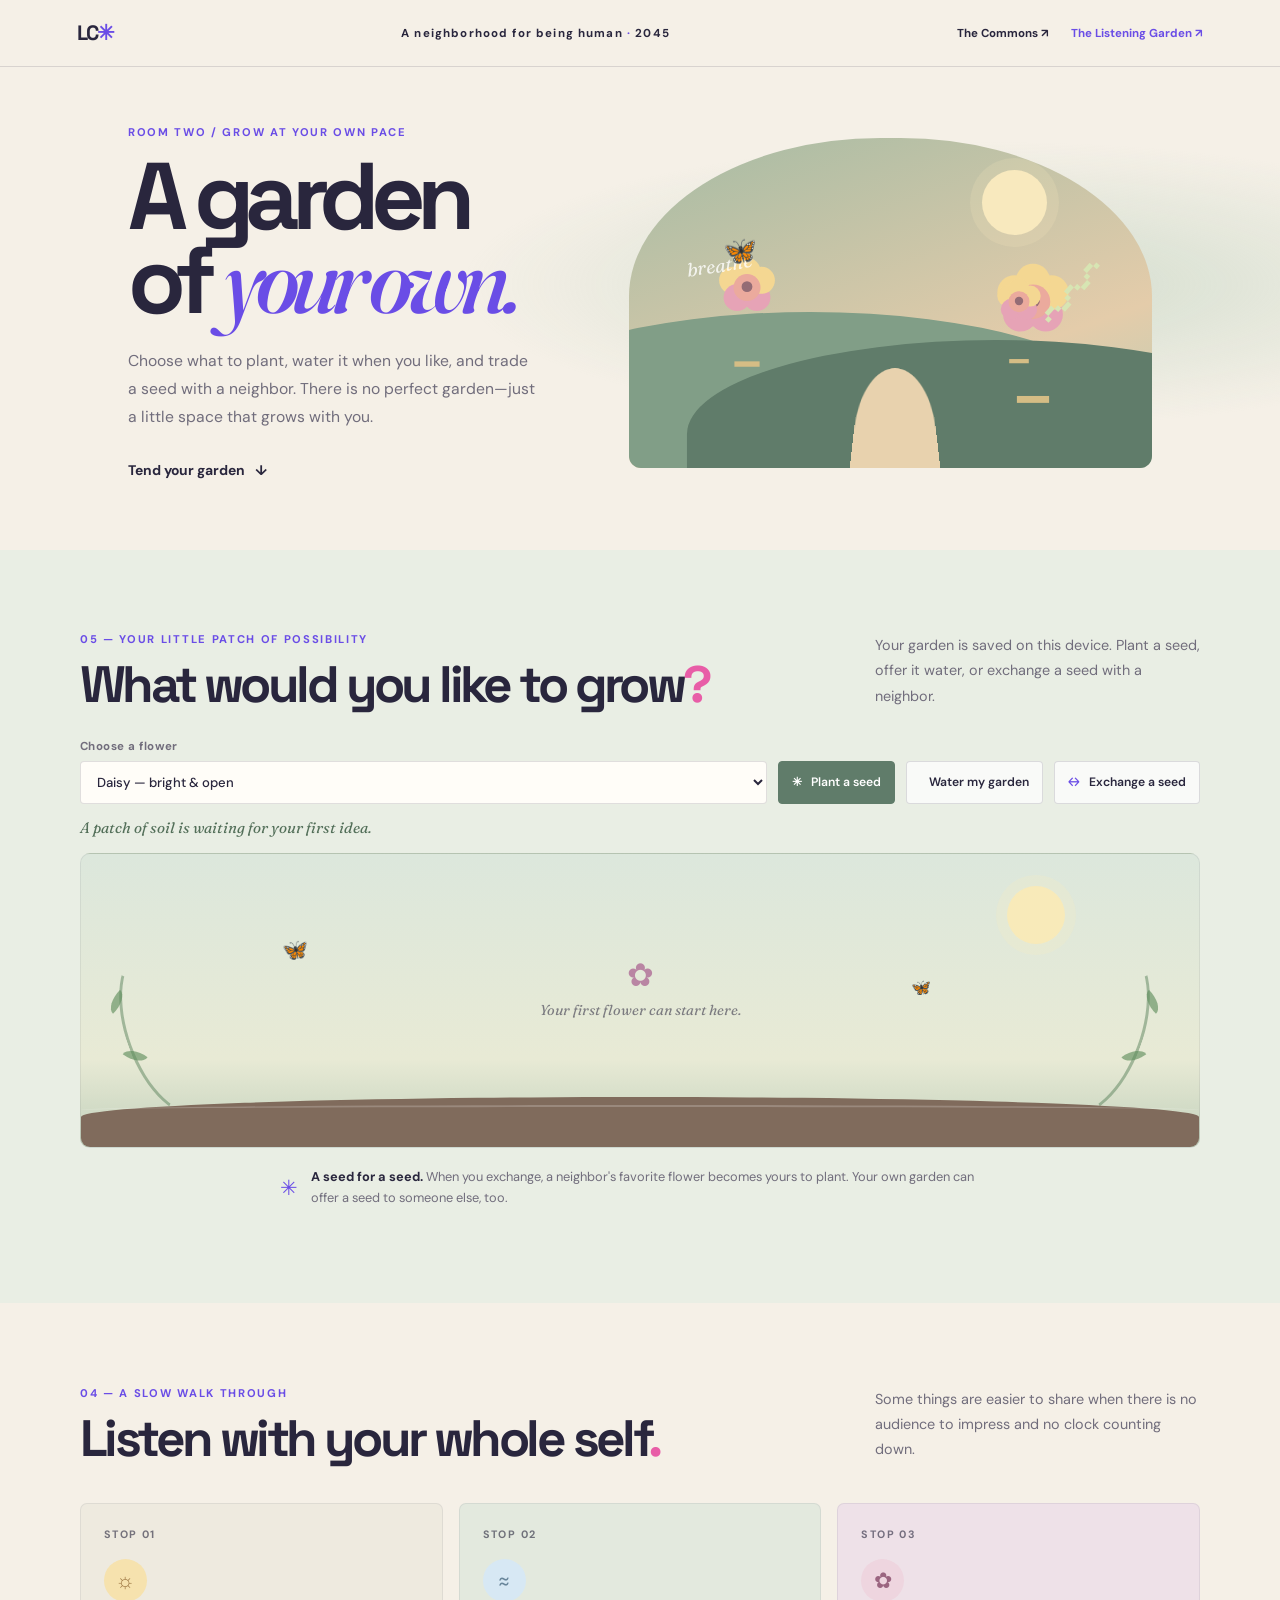
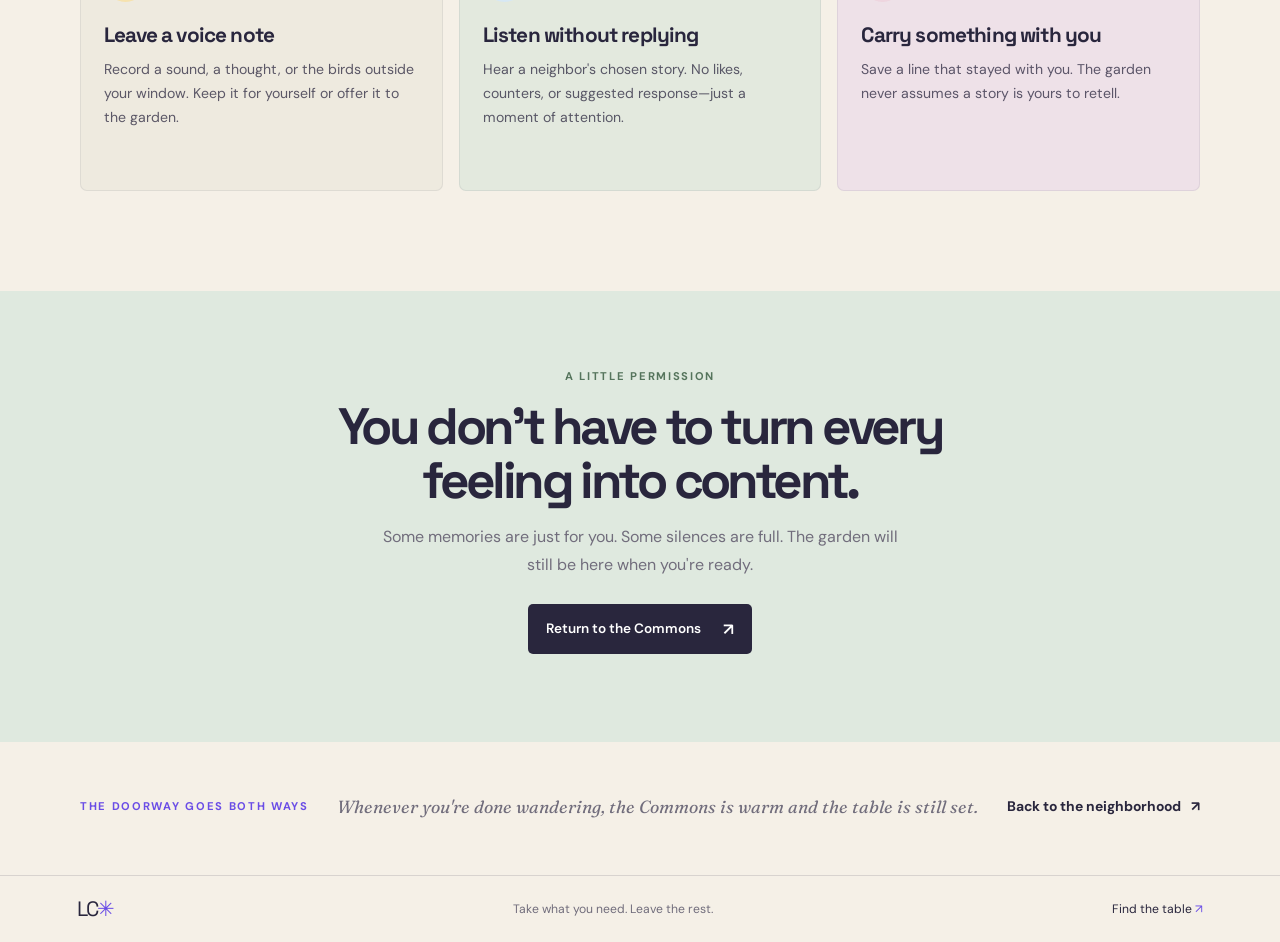
<file: MEDIART213-week1/w2&3_assignment2/garden.html>
<!DOCTYPE html>
<html lang="en">
<head>
    <meta charset="UTF-8">
    <meta name="viewport" content="width=device-width, initial-scale=1.0">
    <meta name="theme-color" content="#f5f0e7">
    <title>The Listening Garden — The Listening Commons</title>
    <link rel="stylesheet" href="style.css">
    <link rel="preconnect" href="https://fonts.googleapis.com">
    <link rel="preconnect" href="https://fonts.gstatic.com" crossorigin>
    <link href="https://fonts.googleapis.com/css2?family=DM+Sans:wght@400;500;600;700&family=Fraunces:ital,opsz,wght@0,9..144,400;0,9..144,500;1,9..144,400;1,9..144,500&family=Space+Grotesk:wght@500;600;700&display=swap" rel="stylesheet">
</head>
<body>
    <a class="skip-link" href="#main">Skip to the garden</a>
    <header class="site-header">
        <a class="wordmark" href="index.html" aria-label="The Listening Commons home">LC<span>✳</span></a>
        <p class="header-label">A neighborhood for being human <span>·</span> 2045</p>
        <nav class="site-nav" aria-label="Main navigation"><a href="commons.html">The Commons <span aria-hidden="true">↗</span></a><a href="garden.html" aria-current="page">The Listening Garden <span aria-hidden="true">↗</span></a></nav>
    </header>
    <main id="main">
        <section class="subhero garden-hero">
            <div class="subhero-copy"><p class="eyebrow">Room two / grow at your own pace</p><h1>A garden<br>of <em>your own.</em></h1><p class="hero-description">Choose what to plant, water it when you like, and trade a seed with a neighbor. There is no perfect garden—just a little space that grows with you.</p><a class="text-link" href="#my-garden">Tend your garden <span aria-hidden="true">↓</span></a></div>
            <div class="garden-art" role="img" aria-label="A dreamlike garden with oversized flowers, winding vines, and a butterfly"><div class="moon"></div><div class="hill hill-back"></div><div class="hill hill-front"></div><div class="flower flower-one"><i></i></div><div class="flower flower-two"><i></i></div><div class="flower flower-three"><i></i></div><div class="garden-path"></div><span class="garden-word">breathe</span><span class="art-butterfly" aria-hidden="true">🦋</span><span class="art-vine" aria-hidden="true">〰</span></div>
        </section>
        <section class="garden-workshop" id="my-garden" aria-labelledby="my-garden-title">
            <div class="section-wrap">
                <div class="section-heading"><div><p class="eyebrow">05 — Your little patch of possibility</p><h2 id="my-garden-title">What would you like to grow<span>?</span></h2></div><p class="section-intro">Your garden is saved on this device. Plant a seed, offer it water, or exchange a seed with a neighbor.</p></div>
                <div class="garden-controls">
                    <label class="flower-picker" for="flower-choice"><span>Choose a flower</span><select id="flower-choice"><option value="daisy">Daisy — bright &amp; open</option><option value="cosmos">Cosmos — curious &amp; free</option><option value="tulip">Tulip — gentle &amp; steady</option><option value="moonflower">Moonflower — quiet &amp; dreamy</option></select></label>
                    <button class="garden-action plant-action" id="plant-flower" type="button"><span aria-hidden="true">✳</span> Plant a seed</button>
                    <button class="garden-action water-action" id="water-garden" type="button"><span aria-hidden="true"></span> Water my garden</button>
                    <button class="garden-action exchange-action" id="exchange-seed" type="button"><span aria-hidden="true">↔</span> Exchange a seed</button>
                </div>
                <p class="garden-message" id="garden-message" role="status" aria-live="polite">A patch of soil is waiting for your first idea.</p>
                <div class="personal-garden" id="personal-garden" aria-label="Your personal garden" aria-live="polite">
                    <div class="garden-vine vine-one" aria-hidden="true"></div><div class="garden-vine vine-two" aria-hidden="true"></div>
                    <span class="garden-butterfly butterfly-one" aria-hidden="true">🦋</span><span class="garden-butterfly butterfly-two" aria-hidden="true">🦋</span>
                    <div class="soil"></div><div class="garden-empty"><span aria-hidden="true">✿</span><p>Your first flower can start here.</p></div>
                </div>
                <div class="exchange-note"><span class="exchange-spark" aria-hidden="true">✳</span><p><strong>A seed for a seed.</strong> When you exchange, a neighbor's favorite flower becomes yours to plant. Your own garden can offer a seed to someone else, too.</p></div>
            </div>
        </section>
        <section class="section-wrap path-section" id="path">
            <div class="section-heading"><div><p class="eyebrow">04 — A slow walk through</p><h2>Listen with your whole self<span>.</span></h2></div><p class="section-intro">Some things are easier to share when there is no audience to impress and no clock counting down.</p></div>
            <div class="path-steps">
                <article class="path-step"><span class="step-index">STOP 01</span><div class="step-mark mark-sun">☼</div><h3>Leave a voice note</h3><p>Record a sound, a thought, or the birds outside your window. Keep it for yourself or offer it to the garden.</p></article>
                <article class="path-step"><span class="step-index">STOP 02</span><div class="step-mark mark-wave">≈</div><h3>Listen without replying</h3><p>Hear a neighbor's chosen story. No likes, counters, or suggested response—just a moment of attention.</p></article>
                <article class="path-step"><span class="step-index">STOP 03</span><div class="step-mark mark-flower">✿</div><h3>Carry something with you</h3><p>Save a line that stayed with you. The garden never assumes a story is yours to retell.</p></article>
            </div>
        </section>
        <section class="garden-pause"><div class="section-wrap pause-content"><p class="eyebrow">A little permission</p><h2>You don't have to turn every feeling into content.</h2><p>Some memories are just for you. Some silences are full. The garden will still be here when you're ready.</p><a class="button-link" href="commons.html">Return to the Commons <span aria-hidden="true">↗</span></a></div></section>
        <section class="section-wrap garden-footer-note"><p class="eyebrow">The doorway goes both ways</p><p>Whenever you're done wandering, the Commons is warm and the table is still set.</p><a class="text-link" href="index.html">Back to the neighborhood <span aria-hidden="true">↗</span></a></section>
    </main>
    <footer class="site-footer"><a class="wordmark" href="index.html">LC<span>✳</span></a><p>Take what you need. Leave the rest.</p><a href="commons.html">Find the table <span aria-hidden="true">↗</span></a></footer>
    <script src="garden.js" defer></script>
</body>
</html>
</file>
<file: MEDIART213-week1-template-main/week1 inclass-template/style.css>
:root {
    color-scheme: light;
    --ink: #25233c;
    --muted: #716e80;
    --paper: #f6f1e9;
    --purple: #6a4de6;
    --line: rgba(37, 35, 60, 0.13);
}

* { box-sizing: border-box; }
html { scroll-behavior: smooth; }
body {
    margin: 0;
    background: var(--paper);
    color: var(--ink);
    font-family: 'DM Sans', sans-serif;
    -webkit-font-smoothing: antialiased;
}
a { color: inherit; text-decoration: none; }
.site-header, .site-footer {
    display: flex;
    align-items: center;
    justify-content: space-between;
    padding: 22px clamp(24px, 7vw, 104px);
}
.site-header {
    border-bottom: 1px solid var(--line);
    font-size: .72rem;
    font-weight: 700;
    letter-spacing: .12em;
}
.wordmark {
    font-family: 'Space Grotesk', sans-serif;
    font-size: 1.25rem;
    letter-spacing: -.08em;
}
.wordmark span, .site-header p span, .site-footer span { color: var(--purple); }
.site-header p, .site-footer p { margin: 0; }
.header-link { letter-spacing: 0; text-transform: none; }
.header-link span { margin-left: 5px; color: var(--purple); }
.hero {
    position: relative;
    display: grid;
    grid-template-columns: minmax(290px, .9fr) minmax(400px, 1.1fr);
    align-items: center;
    gap: 5vw;
    min-height: 570px;
    padding: 72px clamp(24px, 10vw, 150px) 90px;
    overflow: hidden;
    background: radial-gradient(ellipse at 82% 45%, rgba(245, 180, 214, .38), transparent 35%), var(--paper);
}
.hero-copy { position: relative; z-index: 1; max-width: 510px; }
.eyebrow {
    margin: 0 0 19px;
    color: var(--purple);
    font-size: .72rem;
    font-weight: 700;
    letter-spacing: .15em;
    text-transform: uppercase;
}
.eyebrow-dot {
    display: inline-block;
    width: 8px;
    height: 8px;
    margin-right: 8px;
    border-radius: 50%;
    background: #e85da7;
    box-shadow: 0 0 0 4px rgba(232, 93, 167, .14);
}
h1, h2, h3, p { margin-top: 0; }
h1, h2 { font-family: 'Space Grotesk', sans-serif; }
h1 {
    margin-bottom: 23px;
    font-size: clamp(4rem, 8vw, 7.3rem);
    font-weight: 700;
    letter-spacing: -.09em;
    line-height: .88;
}
h1 span {
    color: var(--purple);
    font-family: 'Fraunces', serif;
    font-style: italic;
    font-weight: 500;
    letter-spacing: -.08em;
}
.hero-description {
    max-width: 390px;
    margin-bottom: 30px;
    color: var(--muted);
    font-size: 1rem;
    line-height: 1.75;
}
.button-link {
    display: inline-flex;
    align-items: center;
    gap: 22px;
    padding: 14px 18px;
    border-radius: 6px;
    background: var(--ink);
    color: white;
    font-size: .85rem;
    font-weight: 600;
    transition: transform 180ms ease, background 180ms ease;
}
.button-link:hover { transform: translateY(-3px); background: var(--purple); }
.button-link span { font-size: 1.1rem; }
.hero-art { position: relative; z-index: 0; margin: 0; transform: rotate(2deg); }
.hero-art img {
    display: block;
    width: 100%;
    border-radius: 2px;
    mix-blend-mode: multiply;
    filter: drop-shadow(0 22px 24px rgba(50, 37, 79, .13));
}
.hero-art figcaption {
    position: absolute;
    right: 3%;
    bottom: -30px;
    color: var(--muted);
    font-family: 'Fraunces', serif;
    font-size: .73rem;
    font-style: italic;
}
.orbit {
    position: absolute;
    z-index: -1;
    width: 110px;
    height: 110px;
    border: 1px solid rgba(106, 77, 230, .35);
    border-radius: 50%;
}
.orbit-one { top: -18%; right: 12%; }
.orbit-two {
    right: 8%;
    bottom: -16%;
    width: 57px;
    height: 57px;
    border-color: rgba(232, 93, 167, .65);
}
.hero-note {
    position: absolute;
    right: 4%;
    bottom: 8%;
    color: rgba(106, 77, 230, .55);
    font-family: 'Space Grotesk', sans-serif;
    font-size: .65rem;
    font-weight: 700;
    letter-spacing: .12em;
    line-height: 1.5;
    transform: rotate(-8deg);
}
.section-wrap { width: min(1120px, calc(100% - 48px)); margin: 0 auto; }
.reflections { padding-top: 105px; padding-bottom: 120px; scroll-margin-top: 30px; }
.section-heading {
    display: flex;
    align-items: end;
    justify-content: space-between;
    gap: 32px;
    margin-bottom: 38px;
}
.section-heading .eyebrow { margin-bottom: 12px; }
h2 {
    margin-bottom: 0;
    font-size: clamp(2.2rem, 4vw, 3.5rem);
    letter-spacing: -.07em;
    line-height: 1.05;
}
h2 span { color: #e85da7; }
.section-intro { max-width: 310px; margin-bottom: 3px; color: var(--muted); font-size: .9rem; line-height: 1.7; }
.answer-grid { display: grid; grid-template-columns: repeat(2, minmax(0, 1fr)); gap: 18px; }
.answer-card {
    position: relative;
    min-height: 265px;
    padding: 27px 30px 32px;
    overflow: hidden;
    border: 1px solid rgba(37, 35, 60, .06);
    border-radius: 9px;
    transition: transform 180ms ease, box-shadow 180ms ease;
}
.answer-card:hover, .prompt-card:hover { transform: translateY(-4px); box-shadow: 0 16px 36px rgba(37, 35, 60, .1); }
.card-lilac { background: #e8e1ff; }
.card-yellow { background: #f7e9b9; }
.card-peach { background: #f6d9cd; }
.card-blue { background: #d7e8f4; }
.card-number { display: inline-block; margin-bottom: 25px; color: rgba(37, 35, 60, .62); font-size: .7rem; font-weight: 700; letter-spacing: .14em; }
.answer-card h3, .prompt-card h3 {
    max-width: 460px;
    margin-bottom: 14px;
    font-family: 'Space Grotesk', sans-serif;
    font-size: 1.23rem;
    letter-spacing: -.035em;
    line-height: 1.3;
}
.answer-card p, .prompt-card p {
    max-width: 490px;
    margin-bottom: 0;
    color: rgba(37, 35, 60, .78);
    font-size: .9rem;
    line-height: 1.7;
}
.card-spark { position: absolute; right: 22px; top: 17px; color: rgba(106, 77, 230, .55); font-size: 1.15rem; }
.daily-life { padding: 100px 0 112px; background: #e8e2d9; }
.prompt-grid { display: grid; grid-template-columns: repeat(3, minmax(0, 1fr)); gap: 15px; }
.prompt-card {
    min-height: 280px;
    padding: 24px;
    border: 1px solid rgba(37, 35, 60, .09);
    border-radius: 8px;
    background: rgba(255, 255, 255, .58);
    transition: transform 180ms ease, box-shadow 180ms ease;
}
.prompt-icon {
    display: grid;
    width: 39px;
    height: 39px;
    margin-bottom: 25px;
    place-items: center;
    border-radius: 50%;
    background: #e8e1ff;
    color: var(--purple);
    font-size: 1.2rem;
}
.prompt-card:nth-child(2) .prompt-icon, .prompt-card:nth-child(5) .prompt-icon { background: #f7e9b9; color: #775c12; }
.prompt-card:nth-child(3) .prompt-icon, .prompt-card:nth-child(6) .prompt-icon { background: #f6d9cd; color: #9b4a68; }
.prompt-card h3 { min-height: 83px; font-size: 1.04rem; }
.prompt-card p { font-size: .84rem; }
.closing {
    position: relative;
    display: flex;
    min-height: 300px;
    flex-direction: column;
    align-items: center;
    justify-content: center;
    text-align: center;
}
.closing p { margin: 0 0 16px; font-family: 'Fraunces', serif; font-size: clamp(1.7rem, 4vw, 3rem); letter-spacing: -.04em; line-height: 1.15; }
.closing strong { color: var(--purple); }
.closing-star { margin-bottom: 10px; color: #e85da7; font-size: 1.4rem; }
.closing-caption { color: var(--muted); font-size: .75rem; letter-spacing: .1em; text-transform: uppercase; }
.site-footer { border-top: 1px solid var(--line); color: var(--muted); font-size: .72rem; letter-spacing: .06em; }

@media (max-width: 800px) {
    .hero { grid-template-columns: 1fr; gap: 40px; padding-top: 66px; padding-bottom: 70px; }
    .hero-copy { max-width: 580px; }
    .hero-art { width: min(100%, 620px); margin: 0 auto; }
    .hero-note { display: none; }
    .prompt-grid { grid-template-columns: repeat(2, minmax(0, 1fr)); }
}

@media (max-width: 560px) {
    .site-header, .site-footer { padding-right: 20px; padding-left: 20px; }
    .site-header { font-size: .62rem; }
    .site-header p { display: none; }
    .hero { min-height: 0; padding: 60px 24px 70px; }
    h1 { font-size: clamp(4rem, 17vw, 5.5rem); }
    .section-wrap { width: min(100% - 36px, 420px); }
    .reflections, .daily-life { padding-top: 72px; padding-bottom: 78px; }
    .section-heading { align-items: start; flex-direction: column; gap: 14px; margin-bottom: 27px; }
    .answer-grid, .prompt-grid { grid-template-columns: 1fr; }
    .answer-card { min-height: 0; padding: 23px; }
    .card-number { margin-bottom: 19px; }
    .prompt-card { min-height: 0; }
    .prompt-card h3 { min-height: 0; }
    .site-footer { align-items: flex-start; flex-direction: column; gap: 9px; }
}

@media (prefers-reduced-motion: reduce) {
    html { scroll-behavior: auto; }
    *, *::before, *::after { transition-duration: .01ms !important; }
}
</file>
<file: MEDIART213-week1/w2&3_assignment/soft-escape.css>
:root {
    color-scheme: light;
    --ink: #3c476c;
    --muted: #64708f;
    --lavender: #c9b9ee;
    --pink: #f3bdd0;
    --sky: #bed6f1;
    --cream: #fffaf3;
    --serif: "DM Serif Display", Georgia, serif;
    --sans: "Nunito", "Trebuchet MS", sans-serif;
}

* { box-sizing: border-box; }
html { scroll-behavior: smooth; }
body { margin: 0; color: var(--ink); font-family: var(--sans); font-size: 16px; }
button, input { font: inherit; }
button, a { -webkit-tap-highlight-color: transparent; }
a { color: inherit; }
button:focus-visible, a:focus-visible, input:focus-visible, [tabindex]:focus-visible { outline: 3px solid #7366b5; outline-offset: 4px; }
.skip-link, .visually-hidden { position: absolute; width: 1px; height: 1px; padding: 0; margin: -1px; overflow: hidden; clip: rect(0, 0, 0, 0); white-space: nowrap; border: 0; }
.skip-link:focus { z-index: 20; top: 12px; left: 12px; width: auto; height: auto; clip: auto; padding: 10px 14px; background: white; border-radius: 20px; }

/* Gateway */
.gateway-page { background: #fbf8ff; }
.gateway-nav, .garden-nav { z-index: 10; display: flex; align-items: center; justify-content: space-between; gap: 24px; width: 100%; padding: 24px clamp(22px, 6vw, 88px); }
.gateway-nav { position: absolute; top: 0; left: 0; color: #536184; }
.brand { display: inline-flex; align-items: center; gap: 9px; text-decoration: none; font-size: 12px; font-weight: 800; letter-spacing: .16em; white-space: nowrap; }
.brand > span { color: #f0a8c7; font-size: 18px; }
.gateway-nav nav { display: flex; align-items: center; gap: clamp(18px, 3.2vw, 48px); }
.gateway-nav nav > a, .sound-toggle, .back-link { color: inherit; text-decoration: none; font-size: 10px; font-weight: 800; letter-spacing: .13em; }
.gateway-nav nav > a { transition: opacity .2s ease; }
.gateway-nav nav > a:hover, .back-link:hover { opacity: .65; }
.sound-toggle { display: inline-flex; align-items: center; gap: 7px; padding: 8px 0; border: 0; background: transparent; cursor: pointer; }
.sound-toggle > span:first-child { font-size: 16px; }
.gateway-hero { position: relative; display: flex; min-height: min(850px, 100svh); min-height: max(690px, 100svh); align-items: center; justify-content: center; overflow: hidden; background: linear-gradient(180deg,#c1d9f3 0%,#e0d9f2 39%,#f8d7e2 72%,#fff0e3 100%); isolation: isolate; }
.gateway-sky { position: absolute; inset: 0; overflow: hidden; pointer-events: none; transform: translateY(var(--scroll-drift, 0)); }
.sky-glow { position: absolute; top: 16%; left: 50%; width: min(76vw, 850px); aspect-ratio: 1; border-radius: 50%; background: radial-gradient(circle,rgba(255,255,255,.55),rgba(255,243,250,.15) 52%,transparent 72%); transform: translateX(-50%); }
.hero-copy { z-index: 2; width: min(680px, calc(100% - 36px)); margin-top: -28px; text-align: center; animation: appear .95s both; }
.hero-kicker, .section-eyebrow { color: #737d9b; font-size: 10px; font-weight: 800; letter-spacing: .19em; text-transform: uppercase; }
.hero-kicker { margin: 0 0 24px; }
.hero-kicker span { margin-right: 7px; color: #bc87b1; font-size: 15px; }
.hero-copy h1, .invitation-copy h2, .garden-intro h1, .play-panel h2 { margin: 0; font-family: var(--serif); font-weight: 400; }
.hero-copy h1 { color: #44496e; font-size: clamp(44px, 7vw, 82px); line-height: 1.06; letter-spacing: -.025em; }
.hero-copy h1 em, .invitation-copy h2 em, .garden-intro h1 em, .play-panel h2 em { color: #927cae; font-weight: 400; }
.hero-subtitle { margin: 20px 0 29px; color: #64708f; font-size: 16px; letter-spacing: .03em; }
.enter-button, .quiet-button { display: inline-flex; align-items: center; justify-content: center; gap: 14px; border: 0; border-radius: 999px; background: #fffaf6; box-shadow: 0 9px 26px #8b83a42b, inset 0 0 0 1px #ffffffc9; color: #5b6280; text-decoration: none; font-size: 10px; font-weight: 800; letter-spacing: .14em; transition: transform .3s cubic-bezier(.2,1.8,.4,1), box-shadow .25s ease, background .25s ease; cursor: pointer; }
.enter-button { padding: 17px 24px; }
.enter-button:hover, .quiet-button:hover { transform: translateY(-4px) scale(1.035); box-shadow: 0 14px 32px #837caa38; background: white; }
.enter-button:active, .quiet-button:active { transform: scale(.97); }
.scroll-hint { position: absolute; z-index: 2; bottom: 30px; display: flex; align-items: center; gap: 9px; color: #727b99; text-decoration: none; font-size: 9px; font-weight: 800; letter-spacing: .18em; animation: float-hint 2.8s ease-in-out infinite; }
.scroll-hint span { font-size: 16px; }
.stars { position: absolute; inset: 0; }
.star-speck { position: absolute; display: block; color: #fffdf7; text-shadow: 0 0 10px #fff; animation: twinkle var(--duration,4s) ease-in-out var(--delay,0s) infinite; transition: transform .25s ease; }
.little-moon { position: absolute; top: 18%; right: 17%; color: #fff9f0; font-size: 58px; opacity: .84; filter: drop-shadow(0 0 22px #fff); animation: moon-drift 7s ease-in-out infinite; }
.gateway-cloud, .world-cloud { position: absolute; width: 190px; height: 58px; border-radius: 50px; background: linear-gradient(180deg,#fffefaed,#fffaf5ba); filter: drop-shadow(0 12px 15px #8f91bd16); }
.gateway-cloud::before, .gateway-cloud::after, .world-cloud::before, .world-cloud::after { position: absolute; bottom: 15px; border-radius: 50%; background: inherit; content: ""; }
.gateway-cloud::before, .world-cloud::before { left: 30px; width: 76px; height: 76px; }
.gateway-cloud::after, .world-cloud::after { right: 23px; width: 62px; height: 62px; }
.cloud-a { top: 25%; left: -40px; transform: scale(.9); }
.cloud-b { top: 36%; right: -24px; transform: scale(1.18); opacity: .84; }
.cloud-c { top: 58%; left: 9%; transform: scale(.58); opacity: .72; }
.island { position: absolute; border-radius: 48% 52% 40% 42% / 30% 34% 64% 68%; background: linear-gradient(180deg,#a4c99d 0 20%,#829dc3 21% 34%,#9c91c5 64%,#d1a5c7 100%); box-shadow: inset 0 12px 15px #ffffff88,0 30px 44px #8580ad24; }
.island::after { position: absolute; right: 11%; bottom: -21%; left: 10%; height: 53%; border-radius: 15% 15% 50% 50%; background: linear-gradient(180deg,#998fc4,#d6a8c7); clip-path: polygon(8% 0,100% 0,68% 100%,32% 100%); content: ""; }
.island-main { bottom: 4%; left: 50%; width: min(720px, 88vw); height: 155px; transform: translateX(-50%); animation: island-float 8s ease-in-out infinite; }
.island-left { bottom: 20%; left: 7%; width: 190px; height: 72px; transform: rotate(-4deg); animation: island-float 9s ease-in-out -2s infinite; }
.island-right { right: 6%; bottom: 25%; width: 230px; height: 84px; transform: rotate(4deg); animation: island-float 10s ease-in-out -4s infinite; }
.island-far { bottom: 52%; left: 39%; width: 120px; height: 48px; transform: scale(.75); opacity: .65; }
.island-tree { position: absolute; z-index: 2; top: -34px; left: 24%; color: #668f83; font-size: 52px; text-shadow: 0 4px 5px #576d7355; }
.island-flower { position: absolute; z-index: 2; top: 6px; left: 60%; color: #fff5b8; font-size: 22px; }
.island-flower.second { top: 17px; left: 78%; color: #f8d3e2; font-size: 16px; }
.tiny-tree { position: absolute; z-index: 2; top: -29px; color: #557c77; font-size: 49px; }
.tree-one { left: 25%; }
.tree-two { top: -19px; left: 65%; font-size: 37px; }
.tiny-flower { position: absolute; z-index: 2; top: 37px; left: 44%; color: #fff4bf; font-size: 21px; }
.flower-two { top: 25px; left: 81%; color: #f7d8ed; }
.island-rock { position: absolute; z-index: 2; top: -7px; left: 49%; width: 15px; height: 11px; border-radius: 50% 50% 20% 20%; background: #a7a5c6; }
.gateway-invitation { position: relative; padding: 112px clamp(22px, 8vw, 120px) 58px; overflow: hidden; background: linear-gradient(180deg,#fff0e7,#fbf5fc 47%,#f7f4ff); }
.invitation-copy { max-width: 620px; margin: 0 auto 54px; text-align: center; }
.section-eyebrow { margin: 0 0 17px; }
.invitation-copy h2 { font-size: clamp(38px, 5vw, 58px); line-height: 1.08; }
.invitation-copy > p:last-child { max-width: 520px; margin: 21px auto 0; color: var(--muted); line-height: 1.8; }
.preview-cards { display: flex; max-width: 1020px; margin: auto; gap: 18px; }
.preview-card { position: relative; display: flex; min-height: 198px; flex: 1; flex-direction: column; justify-content: flex-end; padding: 26px; overflow: hidden; border: 1px solid #ffffffa6; border-radius: 23px; color: #515c7d; text-decoration: none; transition: transform .35s cubic-bezier(.2,1.5,.4,1), box-shadow .3s ease; }
.preview-card:hover { z-index: 1; transform: translateY(-8px) rotate(-1deg); box-shadow: 0 20px 35px #827aa525; }
.float-card { background: linear-gradient(145deg,#d9e7fa,#eee8ff); }
.play-card { background: linear-gradient(145deg,#f9dce6,#f3e5fb); }
.rest-card { background: linear-gradient(145deg,#f8eaca,#f8e3d6); }
.card-symbol { position: absolute; top: 20px; right: 24px; color: #ffffffcf; font-size: 54px; }
.card-label { font-size: 10px; font-weight: 800; letter-spacing: .19em; }
.card-description { margin-top: 6px; font-family: var(--serif); font-size: 21px; }
.card-arrow { position: absolute; right: 23px; bottom: 23px; font-size: 18px; opacity: .65; }
.closing-note { margin: 46px 0 0; color: #838aa1; text-align: center; font-size: 12px; }
.closing-note span { padding-left: 4px; color: #d291b0; }
.gateway-footer, .garden-footer { display: flex; align-items: center; justify-content: space-between; gap: 20px; padding: 26px clamp(22px, 6vw, 88px); color: #717a96; background: #f7f4ff; font-size: 11px; }
.gateway-footer p, .garden-footer p { margin: 0; }
.gateway-footer > a:last-child { text-decoration: none; }

/* Garden */
.garden-page { min-height: 100vh; background: #fbf7fb; }
.garden-nav { padding-top: 18px; padding-bottom: 12px; }
.back-link { margin-left: auto; }
.garden-intro { padding: 22px 18px 26px; text-align: center; }
.garden-intro .section-eyebrow { margin-bottom: 6px; }
.garden-intro h1 { color: #465477; font-size: clamp(40px, 6vw, 66px); line-height: 1.05; }
.garden-intro > p:last-child { margin: 10px 0 0; color: #707c99; font-size: 14px; }
.garden-world { position: relative; width: min(1180px, calc(100% - 40px)); height: clamp(410px, 55vw, 610px); min-height: 410px; margin: 0 auto; overflow: hidden; border: 1px solid #ffffffc9; border-radius: 34px; background: linear-gradient(180deg,#a9c8ea 0%,#c7c9ed 44%,#f2cee0 78%,#f8e3d4 100%); box-shadow: 0 22px 58px #7881a51c; isolation: isolate; touch-action: manipulation; }
.world-sky { position: absolute; inset: 0; overflow: hidden; pointer-events: none; }
.garden-sun { position: absolute; top: 10%; left: 47%; width: 114px; height: 114px; border-radius: 50%; background: #fff5cf; box-shadow: 0 0 60px 20px #fff3d684; }
.garden-sky-stars { position: absolute; inset: 0; }
.world-cloud { z-index: 1; width: 154px; height: 43px; background: #fffdf2d9; cursor: grab; pointer-events: auto; touch-action: none; }
.world-cloud::before { bottom: 10px; left: 23px; width: 59px; height: 59px; }
.world-cloud::after { right: 18px; bottom: 10px; width: 51px; height: 51px; }
.cloud-one { top: 18%; left: 7%; }
.cloud-two { top: 32%; right: 9%; transform: scale(.78); opacity: .8; }
.cloud-three { top: 8%; right: 32%; transform: scale(.57); opacity: .7; }
.distant-island { position: absolute; z-index: 1; width: 150px; height: 35px; border-radius: 50%; background: linear-gradient(#9ec59e 0 35%,#9b93c1 36% 100%); box-shadow: 0 15px 25px #747dab18; }
.distant-island::after { position: absolute; top: 17px; left: 34%; width: 44%; height: 43px; background: #a29ac9; clip-path: polygon(0 0,100% 0,70% 100%,32% 100%); content: ""; }
.distant-island span { position: absolute; z-index: 1; top: -27px; left: 42%; color: #688f80; font-size: 39px; }
.island-small { top: 39%; left: 18%; transform: scale(.67); }
.island-medium { top: 32%; right: 19%; transform: scale(.78); }
.bubble-layer { position: absolute; z-index: 4; inset: 0; overflow: hidden; pointer-events: none; }
.bubble { position: absolute; display: grid; place-items: center; padding: 0; border: 1px solid #ffffffb5; border-radius: 50%; background: radial-gradient(circle at 30% 25%,#ffffffdd 0 5%,var(--bubble-color,#f6dbea77) 27%,#ffffff2c 71%); box-shadow: inset -7px -9px 15px #ffffff38,inset 4px 4px 10px #ffffff8a,0 5px 15px #887eb21b; cursor: grab; touch-action: none; user-select: none; will-change: transform; }
.bubble { pointer-events: auto; }
.bubble::before { position: absolute; top: 17%; left: 22%; width: 22%; height: 10%; border-radius: 50%; background: #fffdf8c9; transform: rotate(-34deg); content: ""; }
.bubble:active { cursor: grabbing; }
.bubble.is-dragging { z-index: 12; box-shadow: inset -10px -11px 18px #ffffff38,inset 5px 5px 12px #ffffffa8,0 14px 25px #8279a62b; }
.bubble.is-popping { pointer-events: none; animation: bubble-pop .38s ease-out forwards; }
.bubble-particle { position: absolute; z-index: 13; width: 7px; height: 7px; border-radius: 50%; pointer-events: none; animation: particle-burst .55s ease-out forwards; }
.garden-island { position: absolute; z-index: 3; right: 12%; bottom: 2%; left: 12%; height: 40%; border-radius: 50% 50% 13% 13% / 22% 22% 16% 16%; background: linear-gradient(180deg,#a7cc9d 0 27%,#9a8fc2 28% 80%,#cba5c8 100%); box-shadow: inset 0 12px 15px #ffffff7c,0 22px 36px #746f9c29; }
.garden-island::after { position: absolute; right: 14%; bottom: -15%; left: 14%; height: 42%; border-radius: 0 0 50% 50%; background: linear-gradient(#aa91c0,#d6b3cf); clip-path: polygon(0 0,100% 0,81% 100%,18% 100%); content: ""; }
.island-grass { position: absolute; top: 11%; left: 4%; width: 92%; height: 25%; border-radius: 50%; background: #9dc79d; }
.garden-tree { position: absolute; z-index: 3; top: -6%; left: 19%; color: #537f72; cursor: pointer; transform-origin: 50% 100%; }
.garden-tree span { font-size: clamp(55px, 8vw, 94px); text-shadow: 0 5px 4px #4d706844; }
.garden-tree.is-swaying { animation: tree-sway .8s ease-in-out; }
.garden-flower { position: absolute; z-index: 4; display: grid; width: 37px; height: 66px; place-items: start center; padding: 0; border: 0; background: linear-gradient(90deg,transparent 46%,#69977a 47% 54%,transparent 55%) bottom / 100% 74% no-repeat; cursor: pointer; transform-origin: 50% 90%; }
.garden-flower span { color: var(--petal,#f6b9cf); font-size: 37px; text-shadow: 0 3px 4px #7f709233; transition: transform .3s ease; }
.garden-flower:hover span { transform: scale(1.15) rotate(12deg); }
.flower-pink { top: 2%; left: 40%; --petal: #f5b2ca; }
.flower-yellow { top: 13%; left: 59%; --petal: #fff0a7; transform: scale(.77); }
.flower-blue { top: 5%; left: 75%; --petal: #c7c8f2; transform: scale(.9); }
.garden-flower.is-blooming span { animation: bloom .65s cubic-bezier(.2,1.8,.4,1); }
.garden-mushroom { position: absolute; z-index: 4; padding: 0; border: 0; background: transparent; font-size: 34px; cursor: pointer; transform-origin: bottom; }
.mushroom-one { top: 16%; left: 33%; transform: scale(.75); }
.mushroom-two { top: 17%; left: 68%; transform: scale(.59); }
.garden-mushroom.is-bouncing { animation: mushroom-hop .55s ease; }
.garden-pond { position: absolute; z-index: 3; right: 31%; bottom: 9%; width: 25%; height: 24%; overflow: hidden; border: 5px solid #a9c696; border-radius: 50%; background: radial-gradient(ellipse at 38% 25%,#d6ecdf,#9dcbd4 62%,#8ab9ca); box-shadow: inset 0 4px 12px #5f91a044,0 0 0 2px #ffffff70; cursor: pointer; }
.pond-shimmer { position: absolute; top: 19%; left: 14%; width: 47%; height: 9%; border-radius: 50%; background: #ffffffa1; transform: rotate(-19deg); }
.pond-ripple { position: absolute; top: 50%; left: 50%; width: 16px; height: 8px; border: 2px solid #fff9; border-radius: 50%; transform: translate(-50%,-50%); animation: ripple 1s ease-out forwards; }
.garden-pond.is-rippling { animation: pond-wiggle .6s ease; }
.island-rock { position: absolute; z-index: 4; bottom: 19%; width: 31px; height: 16px; border-radius: 50% 50% 30% 30%; background: #b7a4c3; }
.rock-one { left: 15%; }
.rock-two { right: 15%; bottom: 25%; transform: scale(.7); }
.garden-creature { position: absolute; z-index: 5; cursor: pointer; user-select: none; }
.creature-moth { top: 36%; left: 48%; font-size: 24px; animation: creature-fly 5s ease-in-out infinite; }
.creature-firefly { top: 26%; right: 33%; color: #fff6bd; font-size: 27px; text-shadow: 0 0 14px #fff6a6; animation: firefly 3s ease-in-out infinite; }
.garden-creature.is-delighted { animation: delighted .7s ease; }
.garden-horizon { position: absolute; z-index: 1; right: 0; bottom: 0; left: 0; height: 18%; background: linear-gradient(180deg,#d8cae9a1,#f6dbe0b8); clip-path: polygon(0 34%,14% 12%,31% 29%,47% 4%,62% 25%,82% 9%,100% 35%,100% 100%,0 100%); }
.world-hint { position: absolute; z-index: 6; right: 19px; bottom: 12px; margin: 0; color: #67738e; font-size: 10px; letter-spacing: .04em; }
.world-hint span { color: #fff4c2; text-shadow: 0 0 6px white; }
.sky-star { position: absolute; z-index: 3; color: #fff8cc; text-shadow: 0 0 12px #fff1a7; pointer-events: none; animation: star-rise 2.4s ease-out forwards; }
.playground-grid { display: flex; width: min(1180px, calc(100% - 40px)); margin: 26px auto 0; gap: 16px; align-items: stretch; }
.play-panel { position: relative; display: flex; min-width: 0; flex: 1; flex-direction: column; padding: 22px; border: 1px solid #fff; border-radius: 23px; background: #ffffffb8; box-shadow: 0 12px 30px #7782a311; }
.panel-heading { display: flex; align-items: center; justify-content: space-between; }
.panel-number { color: #838ba4; font-size: 9px; font-weight: 800; letter-spacing: .16em; }
.panel-icon { color: #c698c0; font-size: 20px; }
.play-panel h2 { margin-top: 9px; color: #4a5678; font-size: clamp(27px, 3vw, 34px); }
.play-panel > p { margin: 8px 0 17px; color: #77819b; font-size: 12px; line-height: 1.6; }
.panel-actions { display: flex; flex-wrap: wrap; align-items: center; gap: 12px; margin-top: auto; }
.quiet-button { min-height: 40px; padding: 0 17px; background: #f2edf9; color: #5c6585; font-size: 9px; letter-spacing: .1em; }
.sound-effect-toggle { display: inline-flex; align-items: center; gap: 7px; padding: 5px 0; border: 0; background: none; color: #747d97; font-size: 10px; cursor: pointer; }
.toggle-dot { position: relative; width: 25px; height: 14px; border-radius: 9px; background: #c7bddb; transition: background .2s ease; }
.toggle-dot::after { position: absolute; top: 2px; left: 2px; width: 10px; height: 10px; border-radius: 50%; background: white; transition: transform .2s ease; content: ""; }
.sound-effect-toggle[aria-pressed="true"] .toggle-dot { background: #93c4b8; }
.sound-effect-toggle[aria-pressed="true"] .toggle-dot::after { transform: translateX(11px); }
.clay-play-area { display: flex; min-height: 95px; flex: 1; align-items: center; justify-content: space-between; gap: 14px; }
.cloud-clay { position: relative; display: grid; width: 94px; height: 68px; flex: 0 0 auto; place-items: center; border-radius: 45% 55% 60% 40% / 49% 38% 62% 51%; background: linear-gradient(145deg,color-mix(in srgb,var(--clay-color,#f4b7ce) 45%,white),var(--clay-color,#f4b7ce) 72%); box-shadow: inset -7px -8px 12px #d580a54d,inset 7px 7px 13px #fff7,0 8px 14px #cc8eac2e; cursor: grab; touch-action: none; user-select: none; transition: background .35s ease; animation: clay-breathe 4s ease-in-out infinite; }
.cloud-clay:active { cursor: grabbing; }
.cloud-clay.is-bouncing { animation: clay-bounce .72s cubic-bezier(.3,1.7,.5,1) !important; }
.cloud-clay.is-returning { animation: clay-return .8s ease-out; }
.clay-face { color: #8d6e8f; font-size: 17px; font-weight: 800; transform: translateY(3px); }
.clay-shine { position: absolute; top: 14px; left: 21px; width: 22px; height: 8px; border-radius: 50%; background: #fff9; transform: rotate(-23deg); }
.clay-colors { display: flex; flex-wrap: wrap; gap: 8px; }
.color-choice { width: 21px; height: 21px; padding: 0; border: 2px solid white; border-radius: 50%; background: var(--swatch); box-shadow: 0 0 0 1px #9a9bb455; cursor: pointer; transition: transform .2s ease; }
.color-choice:nth-child(1) { --swatch: #f4b7ce; }
.color-choice:nth-child(2) { --swatch: #c5b5f0; }
.color-choice:nth-child(3) { --swatch: #a8d7dc; }
.color-choice:nth-child(4) { --swatch: #f2d293; }
.color-choice:hover, .color-choice.is-selected { transform: scale(1.2); box-shadow: 0 0 0 2px #8177a588; }
#release-form { display: flex; gap: 8px; margin-top: auto; }
#release-thought { width: 100%; min-width: 0; padding: 10px 12px; border: 1px solid #e6e1ef; border-radius: 12px; background: #fffdfd; color: var(--ink); font-size: 11px; }
#release-thought::placeholder { color: #a3a6b8; }
.release-button { flex: 0 0 auto; padding: 0 13px; white-space: nowrap; }
.release-message { min-height: 14px; margin: 9px 0 0 !important; color: #81869e; font-size: 10px !important; }
.release-star { position: absolute; z-index: 15; color: #fff7b2; text-shadow: 0 0 20px #fff2a5,0 0 42px #f4afd3; pointer-events: none; animation: release-rise 5s ease-out forwards; }
.garden-goodbye { margin: 28px auto 22px; color: #8a81a0; text-align: center; font-family: var(--serif); font-size: clamp(19px, 2.4vw, 25px); }
.garden-footer { background: transparent; }
.garden-footer a { color: #74809c; font-size: 10px; font-weight: 800; letter-spacing: .12em; text-decoration: none; }

@keyframes appear { from { opacity: 0; transform: translateY(12px); } to { opacity: 1; transform: translateY(0); } }
@keyframes island-float { 0%,100% { translate: 0 0; } 50% { translate: 0 -12px; } }
@keyframes moon-drift { 0%,100% { transform: translateY(0); } 50% { transform: translateY(-10px); } }
@keyframes float-hint { 0%,100% { transform: translateY(0); } 50% { transform: translateY(5px); } }
@keyframes twinkle { 0%,100% { opacity: .32; scale: .8; } 50% { opacity: 1; scale: 1.2; } }
@keyframes bubble-pop { to { opacity: 0; scale: 1.55; filter: blur(7px); } }
@keyframes particle-burst { to { opacity: 0; transform: translate(var(--dx),var(--dy)) scale(.35); } }
@keyframes tree-sway { 25% { rotate: 9deg; } 65% { rotate: -7deg; } }
@keyframes bloom { 0% { transform: scale(.55) rotate(-18deg); } 60% { transform: scale(1.35) rotate(14deg); } 100% { transform: scale(1) rotate(0); } }
@keyframes mushroom-hop { 40% { translate: 0 -19px; rotate: -8deg; } 75% { translate: 0 1px; rotate: 6deg; } }
@keyframes ripple { to { width: 110px; height: 48px; opacity: 0; } }
@keyframes pond-wiggle { 30% { rotate: 3deg; } 70% { rotate: -3deg; } }
@keyframes creature-fly { 0%,100% { transform: translate(0,0) rotate(-5deg); } 50% { transform: translate(30px,-20px) rotate(8deg); } }
@keyframes firefly { 0%,100% { opacity: .5; transform: translateY(0); } 50% { opacity: 1; transform: translateY(-12px); } }
@keyframes delighted { 30% { transform: scale(1.5) rotate(15deg); } 70% { transform: scale(.8) rotate(-12deg); } }
@keyframes star-rise { to { opacity: 0; transform: translateY(-70px) rotate(60deg) scale(.5); } }
@keyframes release-rise { 0% { opacity: 0; transform: translate(-50%,0) scale(.55); } 12% { opacity: 1; } 100% { opacity: 0; transform: translate(calc(-50% + 28px),-72vh) scale(1.25); } }
@keyframes clay-breathe { 0%,100% { border-radius: 45% 55% 60% 40% / 49% 38% 62% 51%; } 50% { border-radius: 55% 45% 42% 58% / 42% 57% 43% 58%; } }
@keyframes clay-bounce { 25% { transform: scale(1.2,.72) rotate(-7deg); } 55% { transform: scale(.8,1.23) rotate(7deg); } 78% { transform: scale(1.08,.9); } }
@keyframes clay-return { 0% { transform: scale(1.12,.84); } 55% { transform: scale(.9,1.12); } 100% { transform: scale(1); } }

@media (max-width: 760px) {
    .gateway-nav, .garden-nav { padding-right: 20px; padding-left: 20px; }
    .gateway-nav nav { gap: 15px; }
    .gateway-nav nav > a, .sound-toggle, .back-link { font-size: 8px; letter-spacing: .09em; }
    .gateway-hero { min-height: 740px; min-height: max(690px, 100svh); }
    .island-main { bottom: 8%; }
    .island-left { bottom: 23%; left: -7%; transform: scale(.72); }
    .island-right { right: -10%; bottom: 27%; transform: scale(.72); }
    .little-moon { top: 18%; right: 10%; font-size: 45px; }
    .preview-cards { flex-wrap: wrap; }
    .preview-card { min-width: calc(50% - 10px); min-height: 170px; }
    .rest-card { min-width: 100%; min-height: 150px; }
    .gateway-invitation { padding-top: 83px; }
    .playground-grid { flex-wrap: wrap; }
    .play-panel { flex: 1 1 calc(50% - 8px); }
    .release-panel { flex-basis: 100%; }
    .garden-world { width: calc(100% - 24px); height: 500px; }
    .garden-island { right: 4%; left: 4%; height: 35%; }
    .garden-pond { right: 27%; width: 30%; }
    .gateway-footer, .garden-footer { flex-wrap: wrap; justify-content: center; text-align: center; }
    .gateway-footer > *, .garden-footer > * { flex: 1 1 40%; }
}
@media (max-width: 500px) {
    .gateway-nav { align-items: flex-start; }
    .gateway-nav nav { flex-wrap: wrap; justify-content: flex-end; gap: 7px 13px; max-width: 210px; }
    .gateway-nav nav > a, .sound-toggle { font-size: 8px; }
    .brand { font-size: 10px; letter-spacing: .11em; }
    .hero-kicker { font-size: 8px; letter-spacing: .13em; }
    .hero-copy h1 { font-size: clamp(43px, 12vw, 60px); }
    .gateway-cloud { scale: .68; }
    .island-far { left: 30%; }
    .gateway-invitation { padding-right: 20px; padding-left: 20px; }
    .preview-card { min-width: 100%; min-height: 145px; }
    .gateway-footer { gap: 12px; }
    .garden-nav { gap: 8px; }
    .garden-nav .brand { max-width: 120px; white-space: normal; line-height: 1.4; }
    .garden-nav .sound-toggle { font-size: 7px; }
    .back-link { font-size: 7px; text-align: center; }
    .garden-intro { padding-top: 28px; }
    .garden-world { height: 430px; min-height: 430px; border-radius: 22px; }
    .world-cloud { scale: .7; }
    .cloud-one { left: -5%; }
    .cloud-two { right: -6%; }
    .garden-island { right: -9%; left: -9%; height: 33%; }
    .garden-tree { left: 16%; }
    .garden-pond { right: 25%; bottom: 6%; width: 34%; height: 23%; }
    .garden-flower { scale: .8; }
    .garden-mushroom { scale: .8; }
    .world-hint { right: 10px; bottom: 10px; font-size: 8px; }
    .playground-grid { width: calc(100% - 24px); margin-top: 14px; gap: 12px; }
    .play-panel { flex-basis: 100%; padding: 19px; }
    .clay-play-area { min-height: 105px; }
    #release-form { flex-wrap: wrap; }
    .release-button { min-height: 38px; }
}
@media (prefers-reduced-motion: reduce) {
    *, *::before, *::after { scroll-behavior: auto !important; animation-duration: .01ms !important; animation-iteration-count: 1 !important; transition-duration: .01ms !important; }
}
</file>
<file: MEDIART213-week1/w2&3_assignment2/style.css>
:root {
    color-scheme: light;
    --ink: #29263d;
    --muted: #716d7c;
    --paper: #f5f0e7;
    --purple: #6a4de6;
    --pink: #e78db0;
    --line: rgba(41, 38, 61, .14);
}

* { box-sizing: border-box; }
html { scroll-behavior: smooth; }
body { margin: 0; background: var(--paper); color: var(--ink); font-family: 'DM Sans', sans-serif; -webkit-font-smoothing: antialiased; }
a { color: inherit; text-decoration: none; }
a:focus-visible, summary:focus-visible { outline: 3px solid var(--purple); outline-offset: 4px; }
.skip-link { position: absolute; z-index: 10; top: 8px; left: 8px; padding: 10px 14px; transform: translateY(-150%); background: white; }
.skip-link:focus { transform: translateY(0); }
.site-header, .site-footer { display: flex; align-items: center; justify-content: space-between; gap: 24px; padding: 20px clamp(22px, 6vw, 88px); }
.site-header { border-bottom: 1px solid var(--line); font-size: .72rem; font-weight: 700; letter-spacing: .1em; }
.wordmark { flex: 0 0 auto; font-family: 'Space Grotesk', sans-serif; font-size: 1.3rem; letter-spacing: -.08em; }
.wordmark span, .header-label span, .site-footer a span { color: var(--purple); }
.header-label { margin: 0; }
.site-nav { display: flex; flex-wrap: wrap; justify-content: flex-end; gap: 22px; letter-spacing: 0; }
.site-nav a, .site-footer > a:last-child { transition: color 160ms ease; }
.site-nav a:hover, .site-footer > a:last-child:hover, .text-link:hover { color: var(--purple); }
.site-nav a[aria-current="page"] { color: var(--purple); }
.hero { position: relative; display: flex; align-items: center; gap: 6vw; min-height: 590px; padding: 70px clamp(24px, 10vw, 145px) 85px; overflow: hidden; background: radial-gradient(ellipse at 82% 45%, rgba(245, 180, 214, .42), transparent 36%), var(--paper); }
.hero-copy { position: relative; z-index: 1; flex: 1 1 43%; max-width: 510px; }
.eyebrow { margin: 0 0 17px; color: var(--purple); font-size: .7rem; font-weight: 700; letter-spacing: .15em; text-transform: uppercase; }
.live-dot { display: inline-block; width: 8px; height: 8px; margin-right: 8px; border-radius: 50%; background: #e85da7; box-shadow: 0 0 0 4px rgba(232, 93, 167, .15); }
h1, h2, h3, p { margin-top: 0; }
h1, h2 { font-family: 'Space Grotesk', sans-serif; }
h1 { margin-bottom: 24px; font-size: clamp(4rem, 8vw, 7.3rem); font-weight: 700; letter-spacing: -.09em; line-height: .87; }
h1 em { color: var(--purple); font-family: 'Fraunces', serif; font-weight: 500; letter-spacing: -.08em; }
.hero-description { max-width: 420px; margin-bottom: 28px; color: var(--muted); font-size: .98rem; line-height: 1.8; }
.button-link { display: inline-flex; align-items: center; gap: 22px; padding: 14px 18px; border-radius: 5px; background: var(--ink); color: white; font-size: .85rem; font-weight: 600; transition: transform 180ms ease, background 180ms ease; }
.button-link:hover { transform: translateY(-3px); background: var(--purple); }
.button-link span { font-size: 1.05rem; }
.hero-aside { margin: 18px 0 0; color: var(--muted); font-family: 'Fraunces', serif; font-size: .9rem; font-style: italic; }
.world-art { position: relative; flex: 1 1 57%; min-width: 350px; height: 395px; overflow: hidden; border-radius: 48% 48% 12px 12px; background: linear-gradient(160deg, #8272d5 0%, #d29bc8 52%, #f6bc9d 100%); box-shadow: 0 22px 50px rgba(64, 46, 91, .15); }
.sun { position: absolute; top: 45px; right: 19%; width: 94px; height: 94px; border-radius: 50%; background: #fae5a5; box-shadow: 0 0 0 16px rgba(250, 229, 165, .16); }
.star { position: absolute; color: #fff4d3; }
.star-one { top: 65px; left: 23%; font-size: 20px; }.star-two { top: 137px; right: 12%; font-size: 12px; }
.landscape { position: absolute; right: 0; bottom: 0; left: 0; height: 54%; border-radius: 50% 50% 0 0 / 19% 19% 0 0; background: #637a6d; }
.house { position: absolute; bottom: 65px; width: 105px; height: 112px; border-radius: 8px 8px 2px 2px; background: #f5cfaa; box-shadow: 0 8px 0 rgba(41, 38, 61, .08); }
.house::before { position: absolute; top: -38px; left: -8px; width: 0; height: 0; border-right: 60px solid transparent; border-bottom: 42px solid #d78383; border-left: 60px solid transparent; content: ""; }
.house-left { left: 9%; transform: scale(.75); background: #dfb4ca; }.house-center { z-index: 1; left: 39%; width: 126px; height: 138px; background: #f5d6a5; }.house-center::before { top: -44px; border-right-width: 71px; border-bottom-width: 49px; border-left-width: 71px; border-bottom-color: #b7a0dc; }.house-right { right: 5%; transform: scale(.82); background: #e7b594; }
.window { position: absolute; top: 29px; left: 17px; width: 25px; height: 28px; border: 4px solid rgba(255,255,255,.75); border-radius: 50% 50% 2px 2px; background: #8d84bf; }.house-center .window { top: 37px; left: 23px; width: 30px; height: 33px; }
.door { position: absolute; right: 17px; bottom: 0; width: 27px; height: 49px; border-radius: 14px 14px 0 0; background: #805a63; }.house-center .door { right: 24px; width: 34px; height: 58px; }
.path { position: absolute; z-index: 2; right: 30%; bottom: -48px; width: 86px; height: 128px; border-radius: 50% 50% 0 0; background: #f0cda9; transform: perspective(35px) rotateX(7deg); }
.plant { position: absolute; z-index: 3; bottom: 24px; color: #fae5a5; font-size: 36px; }.plant-one { left: 28%; }.plant-two { right: 18%; bottom: 32px; font-size: 25px; }
.art-caption { position: absolute; z-index: 4; right: 15px; bottom: 10px; margin: 0; color: rgba(255,255,255,.85); font-family: 'Fraunces', serif; font-size: .75rem; font-style: italic; }
.section-wrap { width: min(1120px, calc(100% - 48px)); margin: 0 auto; }
.manifesto { padding-top: 103px; padding-bottom: 110px; }
.section-heading { display: flex; align-items: end; justify-content: space-between; gap: 32px; margin-bottom: 38px; }
.section-heading .eyebrow { margin-bottom: 12px; }
h2 { margin-bottom: 0; font-size: clamp(2.15rem, 4vw, 3.45rem); letter-spacing: -.07em; line-height: 1.04; }
h2 span { color: #e85da7; }
.section-intro { max-width: 325px; margin-bottom: 3px; color: var(--muted); font-size: .9rem; line-height: 1.75; }
.values-row { display: flex; gap: 16px; }
.value-card { position: relative; display: flex; flex: 1 1 0; flex-direction: column; min-height: 235px; padding: 25px; border: 1px solid rgba(41, 38, 61, .07); border-radius: 8px; transition: transform 180ms ease, box-shadow 180ms ease; }
.value-card:hover, .place-card:hover, .path-step:hover { transform: translateY(-4px); box-shadow: 0 16px 36px rgba(41, 38, 61, .1); }
.value-lilac { background: #e8e1ff; }.value-peach { background: #f5d9d0; }.value-yellow { background: #f5e8bd; }
.value-number, .step-index { margin-bottom: 27px; color: rgba(41, 38, 61, .62); font-size: .67rem; font-weight: 700; letter-spacing: .13em; }
.value-card h3, .place-copy h3, .schedule-item h3, .path-step h3 { margin-bottom: 10px; font-family: 'Space Grotesk', sans-serif; font-size: 1.3rem; letter-spacing: -.04em; }
.value-card p, .place-copy > p:last-child, .schedule-item p, .path-step p { margin-bottom: 0; color: rgba(41, 38, 61, .75); font-size: .88rem; line-height: 1.7; }
.places { padding: 88px 0 104px; background: #ece5e5; }
.place-list { display: flex; flex-direction: column; gap: 13px; }
.place-card { display: flex; align-items: center; gap: 26px; min-height: 190px; padding: 27px 32px; border: 1px solid rgba(41, 38, 61, .08); border-radius: 8px; transition: transform 180ms ease, box-shadow 180ms ease; }
.place-commons { background: #f3e7d6; }.place-garden { background: #dce8df; }
.place-number { align-self: flex-start; color: var(--purple); font-family: 'Fraunces', serif; font-size: 2rem; font-style: italic; }
.place-copy { flex: 1; }.place-copy .eyebrow { margin-bottom: 9px; }.place-copy h3 { margin-bottom: 7px; font-size: 1.8rem; }.place-copy > p:last-child { max-width: 560px; }
.round-link { display: grid; flex: 0 0 47px; width: 47px; height: 47px; place-items: center; border: 1px solid var(--line); border-radius: 50%; font-size: 1.2rem; transition: background 160ms ease, color 160ms ease; }.round-link:hover { background: var(--ink); color: white; }
.site-footer { border-top: 1px solid var(--line); font-size: .76rem; }.site-footer p { margin: 0; color: var(--muted); }

/* The two rooms share the same doorway and typography, but have their own atmosphere. */
.subhero { display: flex; align-items: center; gap: 7vw; min-height: 480px; padding: 58px clamp(24px, 10vw, 145px) 70px; overflow: hidden; }
.commons-hero { background: radial-gradient(ellipse at 78% 45%, rgba(245, 199, 173, .55), transparent 38%), #f5f0e7; }
.garden-hero { background: radial-gradient(ellipse at 78% 45%, rgba(158, 194, 169, .4), transparent 38%), #f5f0e7; }
.subhero-copy { flex: 1 1 44%; max-width: 490px; }.subhero-copy h1 { font-size: clamp(4rem, 7.4vw, 6.3rem); }
.text-link { display: inline-flex; gap: 10px; color: var(--ink); font-size: .87rem; font-weight: 700; transition: color 160ms ease; }
.table-art, .garden-art { position: relative; flex: 1 1 56%; min-width: 310px; height: 330px; overflow: hidden; border-radius: 48% 48% 12px 12px; }
.table-art { background: linear-gradient(150deg, #efb8a4, #e8c984 65%, #d1a3b8); }
.table-disc { position: absolute; top: 39%; left: 25%; width: 50%; height: 33%; border-radius: 50%; background: #87658e; box-shadow: 0 14px 0 #654e71; }
.chair { position: absolute; z-index: 2; width: 64px; height: 78px; border: 9px solid rgba(255,255,255,.8); border-bottom-width: 7px; border-radius: 25px 25px 8px 8px; }.chair-a { top: 19%; left: 43%; background: #9c8bd5; }.chair-b { right: 14%; top: 39%; background: #ef9b8a; transform: rotate(75deg); }.chair-c { bottom: 10%; left: 43%; background: #8cad91; transform: rotate(180deg); }.chair-d { top: 39%; left: 14%; background: #e4c15f; transform: rotate(-75deg); }
.table-flower { position: absolute; z-index: 3; top: 43%; left: 47%; color: #ffe8ad; font-size: 28px; }.table-art > p { position: absolute; right: 15px; bottom: 4px; color: white; font-family: 'Fraunces', serif; font-size: .8rem; font-style: italic; }
.today, .path-section { padding-top: 83px; padding-bottom: 100px; }
.schedule { display: flex; flex-direction: column; border-top: 1px solid var(--line); }
.schedule-item { display: flex; align-items: center; gap: 20px; padding: 21px 14px; border-bottom: 1px solid var(--line); transition: background 160ms ease; }.schedule-item:hover { background: rgba(255,255,255,.48); }
.schedule-item time { flex: 0 0 58px; color: var(--purple); font-family: 'Space Grotesk', sans-serif; font-size: .84rem; font-weight: 700; }
.schedule-icon { display: grid; flex: 0 0 48px; width: 48px; height: 48px; place-items: center; border-radius: 50%; font-size: 1.25rem; }.icon-peach { background: #f4d8cb; }.icon-blue { background: #d7e8f4; }.icon-lilac { background: #e8e1ff; }
.schedule-item > div:nth-child(3) { flex: 1; }.schedule-item h3 { margin-bottom: 4px; font-size: 1.05rem; }.schedule-item p { font-size: .83rem; }
.schedule-tag { color: var(--muted); font-size: .63rem; font-weight: 700; letter-spacing: .13em; }
.commons-note { padding: 74px 0 79px; background: #63577d; color: white; }.note-layout { max-width: 840px; text-align: center; }.note-layout .eyebrow { color: #e7c7e4; }
.note-layout blockquote { margin: 0 auto 15px; font-family: 'Fraunces', serif; font-size: clamp(1.8rem, 4vw, 3rem); font-style: italic; line-height: 1.25; }.note-credit { margin-bottom: 25px; color: rgba(255,255,255,.72); font-size: .8rem; }
.button-light { background: white; color: var(--ink); }.button-light:hover { background: #f0d7e2; color: var(--ink); }
.participation { display: flex; align-items: center; justify-content: space-between; gap: 40px; padding-top: 74px; padding-bottom: 84px; }.participation .eyebrow { margin-bottom: 10px; }.participation h2 { font-size: 2rem; }.participation details { max-width: 480px; flex: 1; padding: 18px 20px; border: 1px solid var(--line); border-radius: 6px; background: rgba(255,255,255,.45); }.participation summary { cursor: pointer; font-weight: 700; }.participation details p { margin: 12px 0 0; color: var(--muted); font-size: .88rem; line-height: 1.7; }
.garden-art { background: linear-gradient(160deg, #a5bba4, #e4ccaa 68%, #b8cdb5); }.moon { position: absolute; top: 32px; right: 20%; width: 65px; height: 65px; border-radius: 50%; background: #f8e9be; box-shadow: 0 0 0 12px rgba(248,233,190,.18); }.hill { position: absolute; right: -9%; bottom: -60px; left: -9%; height: 57%; border-radius: 50% 50% 0 0; }.hill-back { bottom: -32px; background: #819e87; transform: translateX(-13%); }.hill-front { background: #607c6a; transform: translateX(17%); }
.garden-path { position: absolute; z-index: 2; bottom: -37px; left: 43%; width: 82px; height: 150px; border-radius: 50% 50% 0 0; background: #e8d2ae; transform: perspective(38px) rotateX(6deg); }
.flower { position: absolute; z-index: 3; display: grid; width: 28px; height: 105px; place-items: start center; border-bottom: 6px solid #d5bd85; }.flower::before { position: absolute; top: 2px; width: 30px; height: 30px; border-radius: 50%; background: #ebaa9d; box-shadow: 0 -18px #f4d792, 16px -8px #f4d792, 11px 11px #e6a3b6, -11px 11px #e6a3b6, -16px -8px #f4d792; content: ""; }.flower i { position: absolute; z-index: 1; top: 10px; width: 12px; height: 12px; border-radius: 50%; background: #946c75; }.flower-one { bottom: 29%; left: 20%; transform: scale(.9); }.flower-two { bottom: 22%; right: 20%; transform: scale(1.15); }.flower-three { bottom: 27%; left: 72%; transform: scale(.7); }
.garden-word { position: absolute; z-index: 4; top: 35%; left: 11%; color: rgba(255,255,255,.8); font-family: 'Fraunces', serif; font-size: 1.2rem; font-style: italic; transform: rotate(-9deg); }
.path-steps { display: flex; gap: 16px; }.path-step { display: flex; flex: 1 1 0; flex-direction: column; min-height: 288px; padding: 23px; border: 1px solid rgba(41,38,61,.08); border-radius: 7px; background: #eeeadf; transition: transform 180ms ease, box-shadow 180ms ease; }.path-step:nth-child(2) { background: #e3e9de; }.path-step:nth-child(3) { background: #eee1e8; }
.step-index { margin-bottom: 18px; }.step-mark { display: grid; width: 43px; height: 43px; margin-bottom: 20px; place-items: center; border-radius: 50%; font-size: 1.35rem; }.mark-sun { background: #f6e2ae; color: #9d7743; }.mark-wave { background: #d7e8f4; color: #68859a; }.mark-flower { background: #eed5df; color: #9b6580; }
.garden-pause { padding: 78px 0 88px; background: #dfe9df; }.pause-content { max-width: 760px; text-align: center; }.pause-content .eyebrow { color: #55745c; }.pause-content h2 { max-width: 650px; margin: 0 auto 16px; }.pause-content > p:not(.eyebrow) { max-width: 540px; margin: 0 auto 25px; color: var(--muted); line-height: 1.75; }
.garden-footer-note { display: flex; align-items: center; justify-content: space-between; gap: 25px; padding-top: 54px; padding-bottom: 58px; }.garden-footer-note .eyebrow { margin: 0; }.garden-footer-note > p:nth-child(2) { margin: 0; color: var(--muted); font-family: 'Fraunces', serif; font-size: 1.1rem; font-style: italic; }.garden-footer-note .text-link { flex: 0 0 auto; }

@media (max-width: 760px) {
    .site-header { align-items: flex-start; flex-wrap: wrap; }.header-label { order: 3; flex-basis: 100%; }.site-nav { gap: 14px; }
    .hero, .subhero { flex-direction: column; align-items: stretch; gap: 42px; padding-top: 56px; padding-bottom: 65px; }.hero-copy, .subhero-copy { max-width: 600px; }.world-art { flex: none; width: 100%; min-width: 0; height: min(390px, 78vw); }.table-art, .garden-art { flex: none; width: 100%; min-width: 0; height: min(330px, 68vw); }
    .section-heading { align-items: flex-start; flex-direction: column; gap: 15px; }.values-row, .path-steps { flex-direction: column; }.value-card { min-height: 0; }.value-number { margin-bottom: 17px; }.path-step { min-height: 0; }
    .place-card { gap: 16px; padding: 22px 18px; }.place-number { font-size: 1.5rem; }.place-copy h3 { font-size: 1.45rem; }.place-copy > p:last-child { font-size: .83rem; }
    .participation { align-items: flex-start; flex-direction: column; gap: 20px; }.participation details { width: 100%; max-width: none; }.garden-footer-note { align-items: flex-start; flex-direction: column; gap: 13px; }
    .site-footer { flex-wrap: wrap; }.site-footer p { flex: 1 1 55%; text-align: center; }
}
@media (max-width: 480px) {
    .site-header { padding: 17px 19px; }.site-nav { flex-basis: 100%; justify-content: space-between; font-size: .67rem; }.hero, .subhero { padding-right: 20px; padding-left: 20px; }.hero h1 { font-size: 4.1rem; }
    .section-wrap { width: min(100% - 38px, 1120px); }.manifesto, .today, .path-section { padding-top: 69px; padding-bottom: 75px; }.places { padding: 70px 0 76px; }
    .schedule-item { align-items: flex-start; gap: 11px; padding-right: 4px; padding-left: 4px; }.schedule-item time { flex-basis: 43px; padding-top: 13px; font-size: .74rem; }.schedule-icon { flex-basis: 38px; width: 38px; height: 38px; }.schedule-tag { display: none; }.schedule-item h3 { padding-top: 1px; font-size: .95rem; }
    .commons-note { padding: 60px 0; }.participation h2 { font-size: 1.75rem; }.site-footer { justify-content: center; padding: 20px; }.site-footer p { flex-basis: 100%; order: 2; }.site-footer > a:last-child { order: 3; }
}
@media (prefers-reduced-motion: reduce) { html { scroll-behavior: auto; } *, *::before, *::after { transition-duration: .01ms !important; } }

.hero-actions { display: flex; align-items: center; flex-wrap: wrap; gap: 18px; }
.hero-actions .text-link { font-size: .73rem; letter-spacing: .08em; }
.community-section { position: relative; overflow: hidden; padding: 90px 0 100px; background: #e8e8dc; }
.community-content { position: relative; z-index: 1; }
.community-section .section-heading { align-items: end; }
.community-vine { position: absolute; z-index: 0; color: rgba(92, 130, 100, .25); font-family: 'Fraunces', serif; font-size: 15rem; line-height: 1; pointer-events: none; transition: transform 450ms ease-out; }
.community-vine span { position: absolute; color: rgba(226, 151, 145, .56); font-family: 'DM Sans', sans-serif; font-size: 2rem; }
.vine-left { top: 4%; left: -45px; transform: rotate(66deg) translate(var(--drift-x, 0), var(--drift-y, 0)); }.vine-left span { top: 32%; left: 50%; }
.vine-right { right: -48px; bottom: 3%; transform: rotate(-112deg) translate(var(--drift-x, 0), var(--drift-y, 0)); }.vine-right span { top: 37%; left: 48%; }
.community-actions { display: flex; gap: 16px; }
.community-card { position: relative; display: flex; flex: 1 1 0; flex-direction: column; min-height: 276px; padding: 25px; overflow: hidden; border: 1px solid rgba(41, 38, 61, .08); border-radius: 9px; transition: transform 200ms ease, box-shadow 200ms ease; }
.community-card:hover, .idea-card:hover, .circle-card-item:hover { transform: translateY(-4px); box-shadow: 0 16px 36px rgba(41, 38, 61, .1); }
.seed-card { background: #eee3c5; }.water-card { background: #dce9e5; }.circle-card { background: #e8e1f3; }
.community-symbol { position: absolute; top: 13px; right: 20px; color: rgba(106, 77, 230, .55); font-size: 1.7rem; }
.community-card .eyebrow { margin-bottom: 10px; font-size: .62rem; }
.community-card h3 { margin-bottom: 9px; font-family: 'Space Grotesk', sans-serif; font-size: 1.42rem; letter-spacing: -.05em; }
.community-card > p:not(.eyebrow) { margin-bottom: 23px; color: rgba(41, 38, 61, .76); font-size: .85rem; line-height: 1.65; }
.community-button { display: inline-flex; align-items: center; justify-content: center; gap: 14px; align-self: flex-start; margin-top: auto; padding: 11px 14px; border: 0; border-radius: 4px; background: var(--ink); color: white; font: 600 .78rem 'DM Sans', sans-serif; cursor: pointer; transition: background 160ms ease, transform 160ms ease; }
.community-button:hover { transform: translateY(-2px); background: var(--purple); }.button-quiet { background: rgba(255,255,255,.7); color: var(--ink); }.button-quiet:hover { background: white; color: var(--purple); }
.seed-form { display: flex; flex-direction: column; gap: 10px; margin-top: 20px; padding: 23px; border: 1px solid var(--line); border-radius: 8px; background: rgba(255,255,255,.75); }
.seed-form[hidden] { display: none; }.seed-form label { margin-top: 3px; font-size: .8rem; font-weight: 700; }.seed-form label span { color: var(--muted); font-weight: 400; }
.seed-form input, .seed-form textarea { width: 100%; padding: 12px; border: 1px solid var(--line); border-radius: 4px; background: #fffdfa; color: var(--ink); font: 400 .9rem 'DM Sans', sans-serif; resize: vertical; }.seed-form input:focus, .seed-form textarea:focus, .flower-picker select:focus { outline: 2px solid var(--purple); outline-offset: 2px; }
.form-actions { display: flex; align-items: center; gap: 14px; margin-top: 5px; }.cancel-button { padding: 10px; border: 0; background: transparent; color: var(--muted); font: 600 .78rem 'DM Sans', sans-serif; cursor: pointer; }
.shared-seeds, .circles { margin-top: 62px; }.subsection-heading { display: flex; align-items: end; justify-content: space-between; gap: 20px; margin-bottom: 20px; }.subsection-heading .eyebrow { margin-bottom: 8px; }.subsection-heading h3 { margin: 0; font-family: 'Space Grotesk', sans-serif; font-size: 1.75rem; letter-spacing: -.06em; }.no-metrics { margin: 0 0 4px; color: var(--muted); font-family: 'Fraunces', serif; font-size: .9rem; font-style: italic; }
.seed-list, .circle-list { display: flex; flex-direction: column; gap: 12px; }
.idea-card { display: flex; align-items: center; gap: 20px; padding: 20px 22px; border: 1px solid rgba(41,38,61,.08); border-radius: 7px; background: rgba(255,255,255,.68); transition: transform 180ms ease, box-shadow 180ms ease; }
.idea-flower { display: grid; flex: 0 0 46px; width: 46px; height: 46px; place-items: center; border-radius: 50%; color: #a45e84; font-size: 1.65rem; }.flower-cosmos { background: #eee0f1; }.flower-daisy { background: #f5e9c2; }
.idea-copy { flex: 1; }.idea-byline { margin: 0 0 4px; color: var(--muted); font-size: .67rem; letter-spacing: .06em; text-transform: uppercase; }.idea-copy h4, .circle-card-item h4 { margin: 0 0 4px; font-family: 'Space Grotesk', sans-serif; font-size: 1.08rem; letter-spacing: -.025em; }.idea-copy > p:last-child, .circle-card-item p { margin: 0; color: var(--muted); font-size: .8rem; line-height: 1.6; }
.water-button { display: inline-flex; flex: 0 0 auto; align-items: center; gap: 8px; padding: 10px 12px; border: 1px solid rgba(41,38,61,.15); border-radius: 4px; background: transparent; color: var(--ink); font: 600 .75rem 'DM Sans', sans-serif; cursor: pointer; transition: background 160ms ease, color 160ms ease; }.water-button:hover { background: #dce9e5; }.water-button.is-watered { border-color: #9ab59d; background: #dce9e5; color: #45684f; cursor: default; }.water-button span { color: #60899b; }
.circle-card-item { display: flex; align-items: center; gap: 17px; padding: 16px 19px; border: 1px solid rgba(41,38,61,.08); border-radius: 7px; background: rgba(255,255,255,.6); transition: transform 180ms ease, box-shadow 180ms ease; }.circle-card-item > div:nth-child(2) { flex: 1; }
.circle-art { display: grid; flex: 0 0 43px; width: 43px; height: 43px; place-items: center; border-radius: 50%; font-size: 1.2rem; }.circle-art-paper { background: #f4ded1; }.circle-art-sound { background: #dce5f1; }.circle-art-green { background: #dce8d9; }
.join-button { flex: 0 0 auto; padding: 9px 11px; border: 1px solid rgba(41,38,61,.17); border-radius: 4px; background: transparent; color: var(--ink); font: 600 .74rem 'DM Sans', sans-serif; cursor: pointer; transition: background 160ms ease, color 160ms ease; }.join-button:hover, .join-button[aria-pressed="true"] { border-color: var(--ink); background: var(--ink); color: white; }
.community-status { min-height: 1.3em; margin: 18px 0 0; color: #45684f; font-size: .8rem; }
.garden-door { display: flex; align-items: center; justify-content: space-between; gap: 20px; margin-top: 35px; padding: 25px 28px; border-radius: 8px; background: #607c6a; color: white; transition: transform 180ms ease, background 180ms ease; }.garden-door:hover { transform: translateY(-3px); background: #506f5a; }.garden-door > span:first-child { display: flex; flex-direction: column; gap: 7px; }.garden-door .eyebrow { margin: 0; color: #dce9d5; font-size: .62rem; }.garden-door strong { font-family: 'Space Grotesk', sans-serif; font-size: 1.35rem; letter-spacing: .06em; }.garden-door > span:first-child > span:last-child { color: rgba(255,255,255,.8); font-size: .82rem; }.door-arrow { font-size: 2rem; }

.art-butterfly { position: absolute; z-index: 5; top: 29%; left: 18%; font-size: 1.7rem; animation: butterfly-drift 6s ease-in-out infinite alternate; }.art-vine { position: absolute; z-index: 4; right: 7%; bottom: 37%; color: #d7e5b3; font-size: 4.8rem; transform: rotate(-48deg); }
@keyframes butterfly-drift { from { transform: translate(0, 0) rotate(-8deg); } to { transform: translate(36px, -15px) rotate(10deg); } }
.garden-workshop { padding: 82px 0 95px; background: #e9eee4; }.garden-workshop .section-heading { margin-bottom: 27px; }.garden-controls { display: flex; align-items: end; flex-wrap: wrap; gap: 11px; }
.flower-picker { display: flex; flex: 1 1 235px; flex-direction: column; gap: 7px; color: var(--muted); font-size: .72rem; font-weight: 700; letter-spacing: .04em; }.flower-picker select { min-height: 43px; padding: 0 12px; border: 1px solid var(--line); border-radius: 4px; background: #fffdf8; color: var(--ink); font: 500 .82rem 'DM Sans', sans-serif; }
.garden-action { display: inline-flex; align-items: center; justify-content: center; gap: 9px; min-height: 43px; padding: 10px 13px; border: 1px solid rgba(41,38,61,.15); border-radius: 4px; background: rgba(255,255,255,.72); color: var(--ink); font: 600 .76rem 'DM Sans', sans-serif; cursor: pointer; transition: transform 160ms ease, background 160ms ease; }.garden-action:hover { transform: translateY(-2px); background: white; }.plant-action { border-color: #607c6a; background: #607c6a; color: white; }.plant-action:hover { background: #506f5a; }.water-action span { color: #688fa5; }.exchange-action span { color: var(--purple); }
.garden-message { min-height: 1.4em; margin: 14px 0; color: #536f59; font-family: 'Fraunces', serif; font-size: .95rem; font-style: italic; }
.personal-garden { position: relative; display: flex; align-items: end; justify-content: center; gap: clamp(5px, 2vw, 22px); min-height: 295px; padding: 34px 22px 57px; overflow: hidden; border: 1px solid rgba(41,38,61,.08); border-radius: 10px; background: linear-gradient(180deg, #dce7dc 0%, #e8ead5 70%, #c1d0bb 100%); }
.personal-garden::before { position: absolute; top: 32px; right: 12%; width: 58px; height: 58px; border-radius: 50%; background: #f8eab9; box-shadow: 0 0 0 11px rgba(248,234,185,.2); content: ""; }.personal-garden.is-watering::before { animation: sun-shimmer 700ms ease-out; }
@keyframes sun-shimmer { 50% { box-shadow: 0 0 0 25px rgba(248,234,185,.27), 0 0 35px 20px rgba(248,234,185,.5); } }
.soil { position: absolute; z-index: 1; right: 0; bottom: 0; left: 0; height: 50px; border-radius: 50% 50% 0 0 / 40% 40% 0 0; background: #806b5c; }.soil::after { position: absolute; top: 8px; right: 0; left: 0; height: 8px; border-top: 2px solid rgba(255,255,255,.2); border-radius: 50%; content: ""; }
.garden-empty { position: absolute; z-index: 2; top: 45%; left: 50%; color: rgba(41,38,61,.56); text-align: center; transform: translate(-50%, -50%); transition: opacity 250ms ease; }.garden-empty span { color: #b985a3; font-size: 2rem; }.garden-empty p { margin: 5px 0 0; font-family: 'Fraunces', serif; font-size: .9rem; font-style: italic; }.personal-garden.has-flowers .garden-empty { opacity: 0; pointer-events: none; }
.grown-flower { position: relative; z-index: 2; flex: 0 0 56px; width: 56px; height: calc(94px + var(--growth, 0) * 32px); animation: flower-arrive 650ms cubic-bezier(.2,.8,.2,1) both; transform-origin: bottom center; }.grown-flower:nth-of-type(odd) { animation-delay: 80ms; }.grown-flower[data-growth="1"] { height: 126px; }.grown-flower[data-growth="2"] { height: 158px; }.grown-flower[data-growth="3"] { height: 184px; }
@keyframes flower-arrive { from { opacity: 0; transform: translateY(28px) scale(.7); } to { opacity: 1; transform: translateY(0) scale(1); } }
.grown-stem { position: absolute; bottom: 0; left: 26px; width: 5px; height: calc(100% - 35px); border-radius: 5px; background: #64866a; }.grown-stem::before, .grown-stem::after { position: absolute; bottom: 31%; width: 20px; height: 11px; border-radius: 100% 0 100% 0; background: #7d9d76; content: ""; }.grown-stem::before { left: -17px; transform: rotate(20deg); }.grown-stem::after { left: 3px; bottom: 56%; transform: rotate(70deg); }
.grown-head { position: absolute; top: 0; left: 50%; width: 34px; height: 34px; border-radius: 50%; background: radial-gradient(circle, #80606b 0 14%, transparent 16%), radial-gradient(ellipse at 50% 0%, var(--petal) 0 24%, transparent 27%), radial-gradient(ellipse at 100% 50%, var(--petal) 0 24%, transparent 27%), radial-gradient(ellipse at 50% 100%, var(--petal) 0 24%, transparent 27%), radial-gradient(ellipse at 0% 50%, var(--petal) 0 24%, transparent 27%); filter: drop-shadow(0 3px 3px rgba(41,38,61,.13)); transition: transform 300ms ease; }.grown-flower:hover .grown-head { transform: rotate(15deg) scale(1.12); }
.grown-flower[data-type="daisy"] { --petal: #f5d477; }.grown-flower[data-type="cosmos"] { --petal: #ca98cb; }.grown-flower[data-type="tulip"] { --petal: #e78986; }.grown-flower[data-type="moonflower"] { --petal: #f1eee0; }.grown-flower[data-type="tulip"] .grown-head { border-radius: 50% 50% 40% 40%; }.grown-flower[data-type="moonflower"] .grown-head { box-shadow: 0 0 14px rgba(255,250,223,.85); }
.garden-vine { position: absolute; z-index: 1; bottom: 28px; width: 90px; height: 175px; border: 3px solid transparent; border-left-color: rgba(85,125,86,.48); border-radius: 50%; transform: rotate(-20deg); }.garden-vine::before, .garden-vine::after { position: absolute; width: 22px; height: 12px; border-radius: 100% 0 100% 0; background: rgba(99,145,96,.65); content: ""; }.garden-vine::before { top: 32px; left: -10px; transform: rotate(-25deg); }.garden-vine::after { top: 89px; left: -11px; transform: rotate(55deg); }.vine-one { left: 4%; }.vine-two { right: 5%; transform: scaleX(-1) rotate(-20deg); }
.garden-butterfly { position: absolute; z-index: 3; top: 28%; color: #7b6394; font-size: 1.3rem; animation: butterfly-drift 6s ease-in-out infinite alternate; }.butterfly-one { left: 18%; }.butterfly-two { top: 42%; right: 24%; font-size: 1rem; animation-delay: -2s; }
.personal-garden.is-watering .grown-flower { animation: water-wiggle 650ms ease-in-out; }.personal-garden.is-watering .grown-flower:nth-child(even) { animation-delay: 90ms; }
@keyframes water-wiggle { 35% { transform: rotate(-7deg); } 70% { transform: rotate(7deg); } }
.exchange-note { display: flex; align-items: center; gap: 13px; max-width: 720px; margin: 18px auto 0; color: var(--muted); }.exchange-note p { margin: 0; font-size: .8rem; line-height: 1.65; }.exchange-note strong { color: var(--ink); }.exchange-spark { color: var(--purple); font-size: 1.3rem; }

body.motion-ready .hero-copy { opacity: var(--hero-opacity, 1); transform: translateY(var(--hero-shift, 0px)); transition: opacity 80ms linear, transform 80ms linear; }
body.motion-ready [data-reveal] { opacity: 0; transform: translateY(24px); transition: opacity 700ms ease, transform 700ms cubic-bezier(.2,.7,.2,1); }
body.motion-ready [data-reveal].is-visible { opacity: 1; transform: translateY(0); }
@media (max-width: 760px) {
    .community-actions { flex-direction: column; }.community-card { min-height: 0; }.community-card > p:not(.eyebrow) { max-width: 440px; }.community-vine { opacity: .6; }
    .garden-controls { align-items: stretch; }.flower-picker { flex-basis: 100%; }.garden-action { flex: 1 1 42%; }.idea-card { align-items: flex-start; flex-wrap: wrap; }.idea-copy { flex-basis: calc(100% - 70px); }.water-button { margin-left: 65px; }.garden-door { padding: 21px; }
}
@media (max-width: 480px) {
    .community-section { padding: 68px 0 74px; }.shared-seeds, .circles { margin-top: 45px; }.subsection-heading { align-items: flex-start; flex-direction: column; gap: 8px; }.circle-card-item { align-items: flex-start; flex-wrap: wrap; gap: 11px; }.circle-card-item > div:nth-child(2) { flex-basis: calc(100% - 56px); }.join-button { margin-left: 54px; }.garden-door strong { font-size: 1.1rem; }.garden-workshop { padding: 66px 0 74px; }.personal-garden { min-height: 245px; padding-right: 10px; padding-left: 10px; }.grown-flower { flex-basis: 43px; transform: scale(.82); }.grown-flower[data-growth="3"] { transform: scale(.94); }.garden-vine { opacity: .55; }.exchange-note { align-items: flex-start; }
}
@media (prefers-reduced-motion: reduce) {
    .art-butterfly, .garden-butterfly, .grown-flower { animation: none !important; }
    body.motion-ready .hero-copy, body.motion-ready [data-reveal] { transition: none; }
}
</file>
<file: MEDIART213-week1/week1 inclass/style.css>
:root {
    color-scheme: light;
    --ink: #25233c;
    --muted: #716e80;
    --paper: #f6f1e9;
    --purple: #6a4de6;
    --line: rgba(37, 35, 60, 0.13);
}

* { box-sizing: border-box; }
html { scroll-behavior: smooth; }
body {
    margin: 0;
    background: var(--paper);
    color: var(--ink);
    font-family: 'DM Sans', sans-serif;
    -webkit-font-smoothing: antialiased;
}
a { color: inherit; text-decoration: none; }
.site-header, .site-footer {
    display: flex;
    align-items: center;
    justify-content: space-between;
    padding: 22px clamp(24px, 7vw, 104px);
}
.site-header {
    border-bottom: 1px solid var(--line);
    font-size: .72rem;
    font-weight: 700;
    letter-spacing: .12em;
}
.wordmark {
    font-family: 'Space Grotesk', sans-serif;
    font-size: 1.25rem;
    letter-spacing: -.08em;
}
.wordmark span, .site-header p span, .site-footer span { color: var(--purple); }
.site-header p, .site-footer p { margin: 0; }
.header-link { letter-spacing: 0; text-transform: none; }
.header-link span { margin-left: 5px; color: var(--purple); }
.hero {
    position: relative;
    display: grid;
    grid-template-columns: minmax(290px, .9fr) minmax(400px, 1.1fr);
    align-items: center;
    gap: 5vw;
    min-height: 570px;
    padding: 72px clamp(24px, 10vw, 150px) 90px;
    overflow: hidden;
    background: radial-gradient(ellipse at 82% 45%, rgba(245, 180, 214, .38), transparent 35%), var(--paper);
}
.hero-copy { position: relative; z-index: 1; max-width: 510px; }
.eyebrow {
    margin: 0 0 19px;
    color: var(--purple);
    font-size: .72rem;
    font-weight: 700;
    letter-spacing: .15em;
    text-transform: uppercase;
}
.eyebrow-dot {
    display: inline-block;
    width: 8px;
    height: 8px;
    margin-right: 8px;
    border-radius: 50%;
    background: #e85da7;
    box-shadow: 0 0 0 4px rgba(232, 93, 167, .14);
}
h1, h2, h3, p { margin-top: 0; }
h1, h2 { font-family: 'Space Grotesk', sans-serif; }
h1 {
    margin-bottom: 23px;
    font-size: clamp(4rem, 8vw, 7.3rem);
    font-weight: 700;
    letter-spacing: -.09em;
    line-height: .88;
}
h1 span {
    color: var(--purple);
    font-family: 'Fraunces', serif;
    font-style: italic;
    font-weight: 500;
    letter-spacing: -.08em;
}
.hero-description {
    max-width: 390px;
    margin-bottom: 30px;
    color: var(--muted);
    font-size: 1rem;
    line-height: 1.75;
}
.button-link {
    display: inline-flex;
    align-items: center;
    gap: 22px;
    padding: 14px 18px;
    border-radius: 6px;
    background: var(--ink);
    color: white;
    font-size: .85rem;
    font-weight: 600;
    transition: transform 180ms ease, background 180ms ease;
}
.button-link:hover { transform: translateY(-3px); background: var(--purple); }
.button-link span { font-size: 1.1rem; }
.hero-art { position: relative; z-index: 0; margin: 0; transform: rotate(2deg); }
.hero-art img {
    display: block;
    width: 100%;
    border-radius: 2px;
    mix-blend-mode: multiply;
    filter: drop-shadow(0 22px 24px rgba(50, 37, 79, .13));
}
.hero-art figcaption {
    position: absolute;
    right: 3%;
    bottom: -30px;
    color: var(--muted);
    font-family: 'Fraunces', serif;
    font-size: .73rem;
    font-style: italic;
}
.orbit {
    position: absolute;
    z-index: -1;
    width: 110px;
    height: 110px;
    border: 1px solid rgba(106, 77, 230, .35);
    border-radius: 50%;
}
.orbit-one { top: -18%; right: 12%; }
.orbit-two {
    right: 8%;
    bottom: -16%;
    width: 57px;
    height: 57px;
    border-color: rgba(232, 93, 167, .65);
}
.hero-note {
    position: absolute;
    right: 4%;
    bottom: 8%;
    color: rgba(106, 77, 230, .55);
    font-family: 'Space Grotesk', sans-serif;
    font-size: .65rem;
    font-weight: 700;
    letter-spacing: .12em;
    line-height: 1.5;
    transform: rotate(-8deg);
}
.section-wrap { width: min(1120px, calc(100% - 48px)); margin: 0 auto; }
.reflections { padding-top: 105px; padding-bottom: 120px; scroll-margin-top: 30px; }
.section-heading {
    display: flex;
    align-items: end;
    justify-content: space-between;
    gap: 32px;
    margin-bottom: 38px;
}
.section-heading .eyebrow { margin-bottom: 12px; }
h2 {
    margin-bottom: 0;
    font-size: clamp(2.2rem, 4vw, 3.5rem);
    letter-spacing: -.07em;
    line-height: 1.05;
}
h2 span { color: #e85da7; }
.section-intro { max-width: 310px; margin-bottom: 3px; color: var(--muted); font-size: .9rem; line-height: 1.7; }
.answer-grid { display: grid; grid-template-columns: repeat(2, minmax(0, 1fr)); gap: 18px; }
.answer-card {
    position: relative;
    min-height: 265px;
    padding: 27px 30px 32px;
    overflow: hidden;
    border: 1px solid rgba(37, 35, 60, .06);
    border-radius: 9px;
    transition: transform 180ms ease, box-shadow 180ms ease;
}
.answer-card:hover, .prompt-card:hover { transform: translateY(-4px); box-shadow: 0 16px 36px rgba(37, 35, 60, .1); }
.card-lilac { background: #e8e1ff; }
.card-yellow { background: #f7e9b9; }
.card-peach { background: #f6d9cd; }
.card-blue { background: #d7e8f4; }
.card-number { display: inline-block; margin-bottom: 25px; color: rgba(37, 35, 60, .62); font-size: .7rem; font-weight: 700; letter-spacing: .14em; }
.answer-card h3, .prompt-card h3 {
    max-width: 460px;
    margin-bottom: 14px;
    font-family: 'Space Grotesk', sans-serif;
    font-size: 1.23rem;
    letter-spacing: -.035em;
    line-height: 1.3;
}
.answer-card p, .prompt-card p {
    max-width: 490px;
    margin-bottom: 0;
    color: rgba(37, 35, 60, .78);
    font-size: .9rem;
    line-height: 1.7;
}
.card-spark { position: absolute; right: 22px; top: 17px; color: rgba(106, 77, 230, .55); font-size: 1.15rem; }
.visual-notes { padding: 88px 0 100px; background: #f0e9e9; }
.visual-grid { display: grid; grid-template-columns: repeat(2, minmax(0, 1fr)); gap: 18px; }
.visual-card {
    position: relative;
    display: grid;
    min-height: 330px;
    margin: 0;
    overflow: hidden;
    place-items: center;
    border: 1px solid rgba(37, 35, 60, .08);
    border-radius: 9px;
    background: #fbf8f5;
}
.visual-card img { display: block; mix-blend-mode: multiply; }
.visual-object img { width: min(78%, 300px); }
.visual-blur { background: #fffaf9; }
.visual-blur img { position: absolute; width: 100%; height: 100%; object-fit: cover; }
.visual-card figcaption {
    position: absolute;
    right: 0;
    bottom: 0;
    left: 0;
    display: flex;
    flex-direction: column;
    gap: 4px;
    padding: 13px 18px;
    background: rgba(255, 250, 249, .92);
    color: var(--muted);
    font-family: 'Fraunces', serif;
    font-size: .95rem;
    font-style: italic;
}
.visual-card figcaption a {
    font-family: 'DM Sans', sans-serif;
    font-size: .65rem;
    font-style: normal;
    text-decoration: underline;
    text-underline-offset: 2px;
}
.daily-life { padding: 100px 0 112px; background: #e8e2d9; }
.prompt-grid { display: grid; grid-template-columns: repeat(3, minmax(0, 1fr)); gap: 15px; }
.prompt-card {
    min-height: 280px;
    padding: 24px;
    border: 1px solid rgba(37, 35, 60, .09);
    border-radius: 8px;
    background: rgba(255, 255, 255, .58);
    transition: transform 180ms ease, box-shadow 180ms ease;
}
.prompt-icon {
    display: grid;
    width: 39px;
    height: 39px;
    margin-bottom: 25px;
    place-items: center;
    border-radius: 50%;
    background: #e8e1ff;
    color: var(--purple);
    font-size: 1.2rem;
}
.prompt-card:nth-child(2) .prompt-icon, .prompt-card:nth-child(5) .prompt-icon { background: #f7e9b9; color: #775c12; }
.prompt-card:nth-child(3) .prompt-icon, .prompt-card:nth-child(6) .prompt-icon { background: #f6d9cd; color: #9b4a68; }
.prompt-card h3 { min-height: 83px; font-size: 1.04rem; }
.prompt-card p { font-size: .84rem; }
.closing {
    position: relative;
    display: flex;
    min-height: 300px;
    flex-direction: column;
    align-items: center;
    justify-content: center;
    text-align: center;
}
.closing p { margin: 0 0 16px; font-family: 'Fraunces', serif; font-size: clamp(1.7rem, 4vw, 3rem); letter-spacing: -.04em; line-height: 1.15; }
.closing strong { color: var(--purple); }
.closing-star { margin-bottom: 10px; color: #e85da7; font-size: 1.4rem; }
.closing-caption { color: var(--muted); font-size: .75rem; letter-spacing: .1em; text-transform: uppercase; }
.site-footer { border-top: 1px solid var(--line); color: var(--muted); font-size: .72rem; letter-spacing: .06em; }

@media (max-width: 800px) {
    .hero { grid-template-columns: 1fr; gap: 40px; padding-top: 66px; padding-bottom: 70px; }
    .hero-copy { max-width: 580px; }
    .hero-art { width: min(100%, 620px); margin: 0 auto; }
    .hero-note { display: none; }
    .prompt-grid { grid-template-columns: repeat(2, minmax(0, 1fr)); }
    .visual-card { min-height: 280px; }
}

@media (max-width: 560px) {
    .site-header, .site-footer { padding-right: 20px; padding-left: 20px; }
    .site-header { font-size: .62rem; }
    .site-header p { display: none; }
    .hero { min-height: 0; padding: 60px 24px 70px; }
    h1 { font-size: clamp(4rem, 17vw, 5.5rem); }
    .section-wrap { width: min(100% - 36px, 420px); }
    .reflections, .daily-life, .visual-notes { padding-top: 72px; padding-bottom: 78px; }
    .section-heading { align-items: start; flex-direction: column; gap: 14px; margin-bottom: 27px; }
    .answer-grid, .prompt-grid, .visual-grid { grid-template-columns: 1fr; }
    .answer-card { min-height: 0; padding: 23px; }
    .card-number { margin-bottom: 19px; }
    .prompt-card { min-height: 0; }
    .prompt-card h3 { min-height: 0; }
    .visual-card { min-height: 250px; }
    .site-footer { align-items: flex-start; flex-direction: column; gap: 9px; }
}

@media (prefers-reduced-motion: reduce) {
    html { scroll-behavior: auto; }
    *, *::before, *::after { transition-duration: .01ms !important; }
}
</file>
<file: MEDIART213-week1/w2&3_assignment/style.css>
:root {
    color-scheme: light;
    --ink: #29263d;
    --muted: #716d7c;
    --paper: #f5f0e7;
    --purple: #6a4de6;
    --pink: #e78db0;
    --line: rgba(41, 38, 61, .14);
}

* { box-sizing: border-box; }
html { scroll-behavior: smooth; }
body { margin: 0; background: var(--paper); color: var(--ink); font-family: 'DM Sans', sans-serif; -webkit-font-smoothing: antialiased; }
a { color: inherit; text-decoration: none; }
a:focus-visible, summary:focus-visible { outline: 3px solid var(--purple); outline-offset: 4px; }
.skip-link { position: absolute; z-index: 10; top: 8px; left: 8px; padding: 10px 14px; transform: translateY(-150%); background: white; }
.skip-link:focus { transform: translateY(0); }
.site-header, .site-footer { display: flex; align-items: center; justify-content: space-between; gap: 24px; padding: 20px clamp(22px, 6vw, 88px); }
.site-header { border-bottom: 1px solid var(--line); font-size: .72rem; font-weight: 700; letter-spacing: .1em; }
.wordmark { flex: 0 0 auto; font-family: 'Space Grotesk', sans-serif; font-size: 1.3rem; letter-spacing: -.08em; }
.wordmark span, .header-label span, .site-footer a span { color: var(--purple); }
.header-label { margin: 0; }
.site-nav { display: flex; flex-wrap: wrap; justify-content: flex-end; gap: 22px; letter-spacing: 0; }
.site-nav a, .site-footer > a:last-child { transition: color 160ms ease; }
.site-nav a:hover, .site-footer > a:last-child:hover, .text-link:hover { color: var(--purple); }
.site-nav a[aria-current="page"] { color: var(--purple); }
.hero { position: relative; display: flex; align-items: center; gap: 6vw; min-height: 590px; padding: 70px clamp(24px, 10vw, 145px) 85px; overflow: hidden; background: radial-gradient(ellipse at 82% 45%, rgba(245, 180, 214, .42), transparent 36%), var(--paper); }
.hero-copy { position: relative; z-index: 1; flex: 1 1 43%; max-width: 510px; }
.eyebrow { margin: 0 0 17px; color: var(--purple); font-size: .7rem; font-weight: 700; letter-spacing: .15em; text-transform: uppercase; }
.live-dot { display: inline-block; width: 8px; height: 8px; margin-right: 8px; border-radius: 50%; background: #e85da7; box-shadow: 0 0 0 4px rgba(232, 93, 167, .15); }
h1, h2, h3, p { margin-top: 0; }
h1, h2 { font-family: 'Space Grotesk', sans-serif; }
h1 { margin-bottom: 24px; font-size: clamp(4rem, 8vw, 7.3rem); font-weight: 700; letter-spacing: -.09em; line-height: .87; }
h1 em { color: var(--purple); font-family: 'Fraunces', serif; font-weight: 500; letter-spacing: -.08em; }
.hero-description { max-width: 420px; margin-bottom: 28px; color: var(--muted); font-size: .98rem; line-height: 1.8; }
.button-link { display: inline-flex; align-items: center; gap: 22px; padding: 14px 18px; border-radius: 5px; background: var(--ink); color: white; font-size: .85rem; font-weight: 600; transition: transform 180ms ease, background 180ms ease; }
.button-link:hover { transform: translateY(-3px); background: var(--purple); }
.button-link span { font-size: 1.05rem; }
.hero-aside { margin: 18px 0 0; color: var(--muted); font-family: 'Fraunces', serif; font-size: .9rem; font-style: italic; }
.world-art { position: relative; flex: 1 1 57%; min-width: 350px; height: 395px; overflow: hidden; border-radius: 48% 48% 12px 12px; background: linear-gradient(160deg, #8272d5 0%, #d29bc8 52%, #f6bc9d 100%); box-shadow: 0 22px 50px rgba(64, 46, 91, .15); }
.sun { position: absolute; top: 45px; right: 19%; width: 94px; height: 94px; border-radius: 50%; background: #fae5a5; box-shadow: 0 0 0 16px rgba(250, 229, 165, .16); }
.star { position: absolute; color: #fff4d3; }
.star-one { top: 65px; left: 23%; font-size: 20px; }.star-two { top: 137px; right: 12%; font-size: 12px; }
.landscape { position: absolute; right: 0; bottom: 0; left: 0; height: 54%; border-radius: 50% 50% 0 0 / 19% 19% 0 0; background: #637a6d; }
.house { position: absolute; bottom: 65px; width: 105px; height: 112px; border-radius: 8px 8px 2px 2px; background: #f5cfaa; box-shadow: 0 8px 0 rgba(41, 38, 61, .08); }
.house::before { position: absolute; top: -38px; left: -8px; width: 0; height: 0; border-right: 60px solid transparent; border-bottom: 42px solid #d78383; border-left: 60px solid transparent; content: ""; }
.house-left { left: 9%; transform: scale(.75); background: #dfb4ca; }.house-center { z-index: 1; left: 39%; width: 126px; height: 138px; background: #f5d6a5; }.house-center::before { top: -44px; border-right-width: 71px; border-bottom-width: 49px; border-left-width: 71px; border-bottom-color: #b7a0dc; }.house-right { right: 5%; transform: scale(.82); background: #e7b594; }
.window { position: absolute; top: 29px; left: 17px; width: 25px; height: 28px; border: 4px solid rgba(255,255,255,.75); border-radius: 50% 50% 2px 2px; background: #8d84bf; }.house-center .window { top: 37px; left: 23px; width: 30px; height: 33px; }
.door { position: absolute; right: 17px; bottom: 0; width: 27px; height: 49px; border-radius: 14px 14px 0 0; background: #805a63; }.house-center .door { right: 24px; width: 34px; height: 58px; }
.path { position: absolute; z-index: 2; right: 30%; bottom: -48px; width: 86px; height: 128px; border-radius: 50% 50% 0 0; background: #f0cda9; transform: perspective(35px) rotateX(7deg); }
.plant { position: absolute; z-index: 3; bottom: 24px; color: #fae5a5; font-size: 36px; }.plant-one { left: 28%; }.plant-two { right: 18%; bottom: 32px; font-size: 25px; }
.art-caption { position: absolute; z-index: 4; right: 15px; bottom: 10px; margin: 0; color: rgba(255,255,255,.85); font-family: 'Fraunces', serif; font-size: .75rem; font-style: italic; }
.section-wrap { width: min(1120px, calc(100% - 48px)); margin: 0 auto; }
.manifesto { padding-top: 103px; padding-bottom: 110px; }
.section-heading { display: flex; align-items: end; justify-content: space-between; gap: 32px; margin-bottom: 38px; }
.section-heading .eyebrow { margin-bottom: 12px; }
h2 { margin-bottom: 0; font-size: clamp(2.15rem, 4vw, 3.45rem); letter-spacing: -.07em; line-height: 1.04; }
h2 span { color: #e85da7; }
.section-intro { max-width: 325px; margin-bottom: 3px; color: var(--muted); font-size: .9rem; line-height: 1.75; }
.values-row { display: flex; gap: 16px; }
.value-card { position: relative; display: flex; flex: 1 1 0; flex-direction: column; min-height: 235px; padding: 25px; border: 1px solid rgba(41, 38, 61, .07); border-radius: 8px; transition: transform 180ms ease, box-shadow 180ms ease; }
.value-card:hover, .place-card:hover, .path-step:hover { transform: translateY(-4px); box-shadow: 0 16px 36px rgba(41, 38, 61, .1); }
.value-lilac { background: #e8e1ff; }.value-peach { background: #f5d9d0; }.value-yellow { background: #f5e8bd; }
.value-number, .step-index { margin-bottom: 27px; color: rgba(41, 38, 61, .62); font-size: .67rem; font-weight: 700; letter-spacing: .13em; }
.value-card h3, .place-copy h3, .schedule-item h3, .path-step h3 { margin-bottom: 10px; font-family: 'Space Grotesk', sans-serif; font-size: 1.3rem; letter-spacing: -.04em; }
.value-card p, .place-copy > p:last-child, .schedule-item p, .path-step p { margin-bottom: 0; color: rgba(41, 38, 61, .75); font-size: .88rem; line-height: 1.7; }
.places { padding: 88px 0 104px; background: #ece5e5; }
.place-list { display: flex; flex-direction: column; gap: 13px; }
.place-card { display: flex; align-items: center; gap: 26px; min-height: 190px; padding: 27px 32px; border: 1px solid rgba(41, 38, 61, .08); border-radius: 8px; transition: transform 180ms ease, box-shadow 180ms ease; }
.place-commons { background: #f3e7d6; }.place-garden { background: #dce8df; }
.place-number { align-self: flex-start; color: var(--purple); font-family: 'Fraunces', serif; font-size: 2rem; font-style: italic; }
.place-copy { flex: 1; }.place-copy .eyebrow { margin-bottom: 9px; }.place-copy h3 { margin-bottom: 7px; font-size: 1.8rem; }.place-copy > p:last-child { max-width: 560px; }
.round-link { display: grid; flex: 0 0 47px; width: 47px; height: 47px; place-items: center; border: 1px solid var(--line); border-radius: 50%; font-size: 1.2rem; transition: background 160ms ease, color 160ms ease; }.round-link:hover { background: var(--ink); color: white; }
.site-footer { border-top: 1px solid var(--line); font-size: .76rem; }.site-footer p { margin: 0; color: var(--muted); }

/* The two rooms share the same doorway and typography, but have their own atmosphere. */
.subhero { display: flex; align-items: center; gap: 7vw; min-height: 480px; padding: 58px clamp(24px, 10vw, 145px) 70px; overflow: hidden; }
.commons-hero { background: radial-gradient(ellipse at 78% 45%, rgba(245, 199, 173, .55), transparent 38%), #f5f0e7; }
.garden-hero { background: radial-gradient(ellipse at 78% 45%, rgba(158, 194, 169, .4), transparent 38%), #f5f0e7; }
.subhero-copy { flex: 1 1 44%; max-width: 490px; }.subhero-copy h1 { font-size: clamp(4rem, 7.4vw, 6.3rem); }
.text-link { display: inline-flex; gap: 10px; color: var(--ink); font-size: .87rem; font-weight: 700; transition: color 160ms ease; }
.table-art, .garden-art { position: relative; flex: 1 1 56%; min-width: 310px; height: 330px; overflow: hidden; border-radius: 48% 48% 12px 12px; }
.table-art { background: linear-gradient(150deg, #efb8a4, #e8c984 65%, #d1a3b8); }
.table-disc { position: absolute; top: 39%; left: 25%; width: 50%; height: 33%; border-radius: 50%; background: #87658e; box-shadow: 0 14px 0 #654e71; }
.chair { position: absolute; z-index: 2; width: 64px; height: 78px; border: 9px solid rgba(255,255,255,.8); border-bottom-width: 7px; border-radius: 25px 25px 8px 8px; }.chair-a { top: 19%; left: 43%; background: #9c8bd5; }.chair-b { right: 14%; top: 39%; background: #ef9b8a; transform: rotate(75deg); }.chair-c { bottom: 10%; left: 43%; background: #8cad91; transform: rotate(180deg); }.chair-d { top: 39%; left: 14%; background: #e4c15f; transform: rotate(-75deg); }
.table-flower { position: absolute; z-index: 3; top: 43%; left: 47%; color: #ffe8ad; font-size: 28px; }.table-art > p { position: absolute; right: 15px; bottom: 4px; color: white; font-family: 'Fraunces', serif; font-size: .8rem; font-style: italic; }
.today, .path-section { padding-top: 83px; padding-bottom: 100px; }
.schedule { display: flex; flex-direction: column; border-top: 1px solid var(--line); }
.schedule-item { display: flex; align-items: center; gap: 20px; padding: 21px 14px; border-bottom: 1px solid var(--line); transition: background 160ms ease; }.schedule-item:hover { background: rgba(255,255,255,.48); }
.schedule-item time { flex: 0 0 58px; color: var(--purple); font-family: 'Space Grotesk', sans-serif; font-size: .84rem; font-weight: 700; }
.schedule-icon { display: grid; flex: 0 0 48px; width: 48px; height: 48px; place-items: center; border-radius: 50%; font-size: 1.25rem; }.icon-peach { background: #f4d8cb; }.icon-blue { background: #d7e8f4; }.icon-lilac { background: #e8e1ff; }
.schedule-item > div:nth-child(3) { flex: 1; }.schedule-item h3 { margin-bottom: 4px; font-size: 1.05rem; }.schedule-item p { font-size: .83rem; }
.schedule-tag { color: var(--muted); font-size: .63rem; font-weight: 700; letter-spacing: .13em; }
.commons-note { padding: 74px 0 79px; background: #63577d; color: white; }.note-layout { max-width: 840px; text-align: center; }.note-layout .eyebrow { color: #e7c7e4; }
.note-layout blockquote { margin: 0 auto 15px; font-family: 'Fraunces', serif; font-size: clamp(1.8rem, 4vw, 3rem); font-style: italic; line-height: 1.25; }.note-credit { margin-bottom: 25px; color: rgba(255,255,255,.72); font-size: .8rem; }
.button-light { background: white; color: var(--ink); }.button-light:hover { background: #f0d7e2; color: var(--ink); }
.participation { display: flex; align-items: center; justify-content: space-between; gap: 40px; padding-top: 74px; padding-bottom: 84px; }.participation .eyebrow { margin-bottom: 10px; }.participation h2 { font-size: 2rem; }.participation details { max-width: 480px; flex: 1; padding: 18px 20px; border: 1px solid var(--line); border-radius: 6px; background: rgba(255,255,255,.45); }.participation summary { cursor: pointer; font-weight: 700; }.participation details p { margin: 12px 0 0; color: var(--muted); font-size: .88rem; line-height: 1.7; }
.garden-art { background: linear-gradient(160deg, #a5bba4, #e4ccaa 68%, #b8cdb5); }.moon { position: absolute; top: 32px; right: 20%; width: 65px; height: 65px; border-radius: 50%; background: #f8e9be; box-shadow: 0 0 0 12px rgba(248,233,190,.18); }.hill { position: absolute; right: -9%; bottom: -60px; left: -9%; height: 57%; border-radius: 50% 50% 0 0; }.hill-back { bottom: -32px; background: #819e87; transform: translateX(-13%); }.hill-front { background: #607c6a; transform: translateX(17%); }
.garden-path { position: absolute; z-index: 2; bottom: -37px; left: 43%; width: 82px; height: 150px; border-radius: 50% 50% 0 0; background: #e8d2ae; transform: perspective(38px) rotateX(6deg); }
.flower { position: absolute; z-index: 3; display: grid; width: 28px; height: 105px; place-items: start center; border-bottom: 6px solid #d5bd85; }.flower::before { position: absolute; top: 2px; width: 30px; height: 30px; border-radius: 50%; background: #ebaa9d; box-shadow: 0 -18px #f4d792, 16px -8px #f4d792, 11px 11px #e6a3b6, -11px 11px #e6a3b6, -16px -8px #f4d792; content: ""; }.flower i { position: absolute; z-index: 1; top: 10px; width: 12px; height: 12px; border-radius: 50%; background: #946c75; }.flower-one { bottom: 29%; left: 20%; transform: scale(.9); }.flower-two { bottom: 22%; right: 20%; transform: scale(1.15); }.flower-three { bottom: 27%; left: 72%; transform: scale(.7); }
.garden-word { position: absolute; z-index: 4; top: 35%; left: 11%; color: rgba(255,255,255,.8); font-family: 'Fraunces', serif; font-size: 1.2rem; font-style: italic; transform: rotate(-9deg); }
.path-steps { display: flex; gap: 16px; }.path-step { display: flex; flex: 1 1 0; flex-direction: column; min-height: 288px; padding: 23px; border: 1px solid rgba(41,38,61,.08); border-radius: 7px; background: #eeeadf; transition: transform 180ms ease, box-shadow 180ms ease; }.path-step:nth-child(2) { background: #e3e9de; }.path-step:nth-child(3) { background: #eee1e8; }
.step-index { margin-bottom: 18px; }.step-mark { display: grid; width: 43px; height: 43px; margin-bottom: 20px; place-items: center; border-radius: 50%; font-size: 1.35rem; }.mark-sun { background: #f6e2ae; color: #9d7743; }.mark-wave { background: #d7e8f4; color: #68859a; }.mark-flower { background: #eed5df; color: #9b6580; }
.garden-pause { padding: 78px 0 88px; background: #dfe9df; }.pause-content { max-width: 760px; text-align: center; }.pause-content .eyebrow { color: #55745c; }.pause-content h2 { max-width: 650px; margin: 0 auto 16px; }.pause-content > p:not(.eyebrow) { max-width: 540px; margin: 0 auto 25px; color: var(--muted); line-height: 1.75; }
.garden-footer-note { display: flex; align-items: center; justify-content: space-between; gap: 25px; padding-top: 54px; padding-bottom: 58px; }.garden-footer-note .eyebrow { margin: 0; }.garden-footer-note > p:nth-child(2) { margin: 0; color: var(--muted); font-family: 'Fraunces', serif; font-size: 1.1rem; font-style: italic; }.garden-footer-note .text-link { flex: 0 0 auto; }

@media (max-width: 760px) {
    .site-header { align-items: flex-start; flex-wrap: wrap; }.header-label { order: 3; flex-basis: 100%; }.site-nav { gap: 14px; }
    .hero, .subhero { flex-direction: column; align-items: stretch; gap: 42px; padding-top: 56px; padding-bottom: 65px; }.hero-copy, .subhero-copy { max-width: 600px; }.world-art { flex: none; width: 100%; min-width: 0; height: min(390px, 78vw); }.table-art, .garden-art { flex: none; width: 100%; min-width: 0; height: min(330px, 68vw); }
    .section-heading { align-items: flex-start; flex-direction: column; gap: 15px; }.values-row, .path-steps { flex-direction: column; }.value-card { min-height: 0; }.value-number { margin-bottom: 17px; }.path-step { min-height: 0; }
    .place-card { gap: 16px; padding: 22px 18px; }.place-number { font-size: 1.5rem; }.place-copy h3 { font-size: 1.45rem; }.place-copy > p:last-child { font-size: .83rem; }
    .participation { align-items: flex-start; flex-direction: column; gap: 20px; }.participation details { width: 100%; max-width: none; }.garden-footer-note { align-items: flex-start; flex-direction: column; gap: 13px; }
    .site-footer { flex-wrap: wrap; }.site-footer p { flex: 1 1 55%; text-align: center; }
}
@media (max-width: 480px) {
    .site-header { padding: 17px 19px; }.site-nav { flex-basis: 100%; justify-content: space-between; font-size: .67rem; }.hero, .subhero { padding-right: 20px; padding-left: 20px; }.hero h1 { font-size: 4.1rem; }
    .section-wrap { width: min(100% - 38px, 1120px); }.manifesto, .today, .path-section { padding-top: 69px; padding-bottom: 75px; }.places { padding: 70px 0 76px; }
    .schedule-item { align-items: flex-start; gap: 11px; padding-right: 4px; padding-left: 4px; }.schedule-item time { flex-basis: 43px; padding-top: 13px; font-size: .74rem; }.schedule-icon { flex-basis: 38px; width: 38px; height: 38px; }.schedule-tag { display: none; }.schedule-item h3 { padding-top: 1px; font-size: .95rem; }
    .commons-note { padding: 60px 0; }.participation h2 { font-size: 1.75rem; }.site-footer { justify-content: center; padding: 20px; }.site-footer p { flex-basis: 100%; order: 2; }.site-footer > a:last-child { order: 3; }
}
@media (prefers-reduced-motion: reduce) { html { scroll-behavior: auto; } *, *::before, *::after { transition-duration: .01ms !important; } }

.hero-actions { display: flex; align-items: center; flex-wrap: wrap; gap: 18px; }
.hero-actions .text-link { font-size: .73rem; letter-spacing: .08em; }
.community-section { position: relative; overflow: hidden; padding: 90px 0 100px; background: #e8e8dc; }
.community-content { position: relative; z-index: 1; }
.community-section .section-heading { align-items: end; }
.community-vine { position: absolute; z-index: 0; color: rgba(92, 130, 100, .25); font-family: 'Fraunces', serif; font-size: 15rem; line-height: 1; pointer-events: none; transition: transform 450ms ease-out; }
.community-vine span { position: absolute; color: rgba(226, 151, 145, .56); font-family: 'DM Sans', sans-serif; font-size: 2rem; }
.vine-left { top: 4%; left: -45px; transform: rotate(66deg) translate(var(--drift-x, 0), var(--drift-y, 0)); }.vine-left span { top: 32%; left: 50%; }
.vine-right { right: -48px; bottom: 3%; transform: rotate(-112deg) translate(var(--drift-x, 0), var(--drift-y, 0)); }.vine-right span { top: 37%; left: 48%; }
.community-actions { display: flex; gap: 16px; }
.community-card { position: relative; display: flex; flex: 1 1 0; flex-direction: column; min-height: 276px; padding: 25px; overflow: hidden; border: 1px solid rgba(41, 38, 61, .08); border-radius: 9px; transition: transform 200ms ease, box-shadow 200ms ease; }
.community-card:hover, .idea-card:hover, .circle-card-item:hover { transform: translateY(-4px); box-shadow: 0 16px 36px rgba(41, 38, 61, .1); }
.seed-card { background: #eee3c5; }.water-card { background: #dce9e5; }.circle-card { background: #e8e1f3; }
.community-symbol { position: absolute; top: 13px; right: 20px; color: rgba(106, 77, 230, .55); font-size: 1.7rem; }
.community-card .eyebrow { margin-bottom: 10px; font-size: .62rem; }
.community-card h3 { margin-bottom: 9px; font-family: 'Space Grotesk', sans-serif; font-size: 1.42rem; letter-spacing: -.05em; }
.community-card > p:not(.eyebrow) { margin-bottom: 23px; color: rgba(41, 38, 61, .76); font-size: .85rem; line-height: 1.65; }
.community-button { display: inline-flex; align-items: center; justify-content: center; gap: 14px; align-self: flex-start; margin-top: auto; padding: 11px 14px; border: 0; border-radius: 4px; background: var(--ink); color: white; font: 600 .78rem 'DM Sans', sans-serif; cursor: pointer; transition: background 160ms ease, transform 160ms ease; }
.community-button:hover { transform: translateY(-2px); background: var(--purple); }.button-quiet { background: rgba(255,255,255,.7); color: var(--ink); }.button-quiet:hover { background: white; color: var(--purple); }
.seed-form { display: flex; flex-direction: column; gap: 10px; margin-top: 20px; padding: 23px; border: 1px solid var(--line); border-radius: 8px; background: rgba(255,255,255,.75); }
.seed-form[hidden] { display: none; }.seed-form label { margin-top: 3px; font-size: .8rem; font-weight: 700; }.seed-form label span { color: var(--muted); font-weight: 400; }
.seed-form input, .seed-form textarea { width: 100%; padding: 12px; border: 1px solid var(--line); border-radius: 4px; background: #fffdfa; color: var(--ink); font: 400 .9rem 'DM Sans', sans-serif; resize: vertical; }.seed-form input:focus, .seed-form textarea:focus, .flower-picker select:focus { outline: 2px solid var(--purple); outline-offset: 2px; }
.form-actions { display: flex; align-items: center; gap: 14px; margin-top: 5px; }.cancel-button { padding: 10px; border: 0; background: transparent; color: var(--muted); font: 600 .78rem 'DM Sans', sans-serif; cursor: pointer; }
.shared-seeds, .circles { margin-top: 62px; }.subsection-heading { display: flex; align-items: end; justify-content: space-between; gap: 20px; margin-bottom: 20px; }.subsection-heading .eyebrow { margin-bottom: 8px; }.subsection-heading h3 { margin: 0; font-family: 'Space Grotesk', sans-serif; font-size: 1.75rem; letter-spacing: -.06em; }.no-metrics { margin: 0 0 4px; color: var(--muted); font-family: 'Fraunces', serif; font-size: .9rem; font-style: italic; }
.seed-list, .circle-list { display: flex; flex-direction: column; gap: 12px; }
.idea-card { display: flex; align-items: center; gap: 20px; padding: 20px 22px; border: 1px solid rgba(41,38,61,.08); border-radius: 7px; background: rgba(255,255,255,.68); transition: transform 180ms ease, box-shadow 180ms ease; }
.idea-flower { display: grid; flex: 0 0 46px; width: 46px; height: 46px; place-items: center; border-radius: 50%; color: #a45e84; font-size: 1.65rem; }.flower-cosmos { background: #eee0f1; }.flower-daisy { background: #f5e9c2; }
.idea-copy { flex: 1; }.idea-byline { margin: 0 0 4px; color: var(--muted); font-size: .67rem; letter-spacing: .06em; text-transform: uppercase; }.idea-copy h4, .circle-card-item h4 { margin: 0 0 4px; font-family: 'Space Grotesk', sans-serif; font-size: 1.08rem; letter-spacing: -.025em; }.idea-copy > p:last-child, .circle-card-item p { margin: 0; color: var(--muted); font-size: .8rem; line-height: 1.6; }
.water-button { display: inline-flex; flex: 0 0 auto; align-items: center; gap: 8px; padding: 10px 12px; border: 1px solid rgba(41,38,61,.15); border-radius: 4px; background: transparent; color: var(--ink); font: 600 .75rem 'DM Sans', sans-serif; cursor: pointer; transition: background 160ms ease, color 160ms ease; }.water-button:hover { background: #dce9e5; }.water-button.is-watered { border-color: #9ab59d; background: #dce9e5; color: #45684f; cursor: default; }.water-button span { color: #60899b; }
.circle-card-item { display: flex; align-items: center; gap: 17px; padding: 16px 19px; border: 1px solid rgba(41,38,61,.08); border-radius: 7px; background: rgba(255,255,255,.6); transition: transform 180ms ease, box-shadow 180ms ease; }.circle-card-item > div:nth-child(2) { flex: 1; }
.circle-art { display: grid; flex: 0 0 43px; width: 43px; height: 43px; place-items: center; border-radius: 50%; font-size: 1.2rem; }.circle-art-paper { background: #f4ded1; }.circle-art-sound { background: #dce5f1; }.circle-art-green { background: #dce8d9; }
.join-button { flex: 0 0 auto; padding: 9px 11px; border: 1px solid rgba(41,38,61,.17); border-radius: 4px; background: transparent; color: var(--ink); font: 600 .74rem 'DM Sans', sans-serif; cursor: pointer; transition: background 160ms ease, color 160ms ease; }.join-button:hover, .join-button[aria-pressed="true"] { border-color: var(--ink); background: var(--ink); color: white; }
.community-status { min-height: 1.3em; margin: 18px 0 0; color: #45684f; font-size: .8rem; }
.garden-door { display: flex; align-items: center; justify-content: space-between; gap: 20px; margin-top: 35px; padding: 25px 28px; border-radius: 8px; background: #607c6a; color: white; transition: transform 180ms ease, background 180ms ease; }.garden-door:hover { transform: translateY(-3px); background: #506f5a; }.garden-door > span:first-child { display: flex; flex-direction: column; gap: 7px; }.garden-door .eyebrow { margin: 0; color: #dce9d5; font-size: .62rem; }.garden-door strong { font-family: 'Space Grotesk', sans-serif; font-size: 1.35rem; letter-spacing: .06em; }.garden-door > span:first-child > span:last-child { color: rgba(255,255,255,.8); font-size: .82rem; }.door-arrow { font-size: 2rem; }

.art-butterfly { position: absolute; z-index: 5; top: 29%; left: 18%; font-size: 1.7rem; animation: butterfly-drift 6s ease-in-out infinite alternate; }.art-vine { position: absolute; z-index: 4; right: 7%; bottom: 37%; color: #d7e5b3; font-size: 4.8rem; transform: rotate(-48deg); }
@keyframes butterfly-drift { from { transform: translate(0, 0) rotate(-8deg); } to { transform: translate(36px, -15px) rotate(10deg); } }
.garden-workshop { padding: 82px 0 95px; background: #e9eee4; }.garden-workshop .section-heading { margin-bottom: 27px; }.garden-controls { display: flex; align-items: end; flex-wrap: wrap; gap: 11px; }
.flower-picker { display: flex; flex: 1 1 235px; flex-direction: column; gap: 7px; color: var(--muted); font-size: .72rem; font-weight: 700; letter-spacing: .04em; }.flower-picker select { min-height: 43px; padding: 0 12px; border: 1px solid var(--line); border-radius: 4px; background: #fffdf8; color: var(--ink); font: 500 .82rem 'DM Sans', sans-serif; }
.garden-action { display: inline-flex; align-items: center; justify-content: center; gap: 9px; min-height: 43px; padding: 10px 13px; border: 1px solid rgba(41,38,61,.15); border-radius: 4px; background: rgba(255,255,255,.72); color: var(--ink); font: 600 .76rem 'DM Sans', sans-serif; cursor: pointer; transition: transform 160ms ease, background 160ms ease; }.garden-action:hover { transform: translateY(-2px); background: white; }.plant-action { border-color: #607c6a; background: #607c6a; color: white; }.plant-action:hover { background: #506f5a; }.water-action span { color: #688fa5; }.exchange-action span { color: var(--purple); }
.garden-message { min-height: 1.4em; margin: 14px 0; color: #536f59; font-family: 'Fraunces', serif; font-size: .95rem; font-style: italic; }
.personal-garden { position: relative; display: flex; align-items: end; justify-content: center; gap: clamp(5px, 2vw, 22px); min-height: 295px; padding: 34px 22px 57px; overflow: hidden; border: 1px solid rgba(41,38,61,.08); border-radius: 10px; background: linear-gradient(180deg, #dce7dc 0%, #e8ead5 70%, #c1d0bb 100%); }
.personal-garden::before { position: absolute; top: 32px; right: 12%; width: 58px; height: 58px; border-radius: 50%; background: #f8eab9; box-shadow: 0 0 0 11px rgba(248,234,185,.2); content: ""; }.personal-garden.is-watering::before { animation: sun-shimmer 700ms ease-out; }
@keyframes sun-shimmer { 50% { box-shadow: 0 0 0 25px rgba(248,234,185,.27), 0 0 35px 20px rgba(248,234,185,.5); } }
.soil { position: absolute; z-index: 1; right: 0; bottom: 0; left: 0; height: 50px; border-radius: 50% 50% 0 0 / 40% 40% 0 0; background: #806b5c; }.soil::after { position: absolute; top: 8px; right: 0; left: 0; height: 8px; border-top: 2px solid rgba(255,255,255,.2); border-radius: 50%; content: ""; }
.garden-empty { position: absolute; z-index: 2; top: 45%; left: 50%; color: rgba(41,38,61,.56); text-align: center; transform: translate(-50%, -50%); transition: opacity 250ms ease; }.garden-empty span { color: #b985a3; font-size: 2rem; }.garden-empty p { margin: 5px 0 0; font-family: 'Fraunces', serif; font-size: .9rem; font-style: italic; }.personal-garden.has-flowers .garden-empty { opacity: 0; pointer-events: none; }
.grown-flower { position: relative; z-index: 2; flex: 0 0 56px; width: 56px; height: calc(94px + var(--growth, 0) * 32px); animation: flower-arrive 650ms cubic-bezier(.2,.8,.2,1) both; transform-origin: bottom center; }.grown-flower:nth-of-type(odd) { animation-delay: 80ms; }.grown-flower[data-growth="1"] { height: 126px; }.grown-flower[data-growth="2"] { height: 158px; }.grown-flower[data-growth="3"] { height: 184px; }
@keyframes flower-arrive { from { opacity: 0; transform: translateY(28px) scale(.7); } to { opacity: 1; transform: translateY(0) scale(1); } }
.grown-stem { position: absolute; bottom: 0; left: 26px; width: 5px; height: calc(100% - 35px); border-radius: 5px; background: #64866a; }.grown-stem::before, .grown-stem::after { position: absolute; bottom: 31%; width: 20px; height: 11px; border-radius: 100% 0 100% 0; background: #7d9d76; content: ""; }.grown-stem::before { left: -17px; transform: rotate(20deg); }.grown-stem::after { left: 3px; bottom: 56%; transform: rotate(70deg); }
.grown-head { position: absolute; top: 0; left: 50%; width: 34px; height: 34px; border-radius: 50%; background: radial-gradient(circle, #80606b 0 14%, transparent 16%), radial-gradient(ellipse at 50% 0%, var(--petal) 0 24%, transparent 27%), radial-gradient(ellipse at 100% 50%, var(--petal) 0 24%, transparent 27%), radial-gradient(ellipse at 50% 100%, var(--petal) 0 24%, transparent 27%), radial-gradient(ellipse at 0% 50%, var(--petal) 0 24%, transparent 27%); filter: drop-shadow(0 3px 3px rgba(41,38,61,.13)); transition: transform 300ms ease; }.grown-flower:hover .grown-head { transform: rotate(15deg) scale(1.12); }
.grown-flower[data-type="daisy"] { --petal: #f5d477; }.grown-flower[data-type="cosmos"] { --petal: #ca98cb; }.grown-flower[data-type="tulip"] { --petal: #e78986; }.grown-flower[data-type="moonflower"] { --petal: #f1eee0; }.grown-flower[data-type="tulip"] .grown-head { border-radius: 50% 50% 40% 40%; }.grown-flower[data-type="moonflower"] .grown-head { box-shadow: 0 0 14px rgba(255,250,223,.85); }
.garden-vine { position: absolute; z-index: 1; bottom: 28px; width: 90px; height: 175px; border: 3px solid transparent; border-left-color: rgba(85,125,86,.48); border-radius: 50%; transform: rotate(-20deg); }.garden-vine::before, .garden-vine::after { position: absolute; width: 22px; height: 12px; border-radius: 100% 0 100% 0; background: rgba(99,145,96,.65); content: ""; }.garden-vine::before { top: 32px; left: -10px; transform: rotate(-25deg); }.garden-vine::after { top: 89px; left: -11px; transform: rotate(55deg); }.vine-one { left: 4%; }.vine-two { right: 5%; transform: scaleX(-1) rotate(-20deg); }
.garden-butterfly { position: absolute; z-index: 3; top: 28%; color: #7b6394; font-size: 1.3rem; animation: butterfly-drift 6s ease-in-out infinite alternate; }.butterfly-one { left: 18%; }.butterfly-two { top: 42%; right: 24%; font-size: 1rem; animation-delay: -2s; }
.personal-garden.is-watering .grown-flower { animation: water-wiggle 650ms ease-in-out; }.personal-garden.is-watering .grown-flower:nth-child(even) { animation-delay: 90ms; }
@keyframes water-wiggle { 35% { transform: rotate(-7deg); } 70% { transform: rotate(7deg); } }
.exchange-note { display: flex; align-items: center; gap: 13px; max-width: 720px; margin: 18px auto 0; color: var(--muted); }.exchange-note p { margin: 0; font-size: .8rem; line-height: 1.65; }.exchange-note strong { color: var(--ink); }.exchange-spark { color: var(--purple); font-size: 1.3rem; }

body.motion-ready .hero-copy { opacity: var(--hero-opacity, 1); transform: translateY(var(--hero-shift, 0px)); transition: opacity 80ms linear, transform 80ms linear; }
body.motion-ready [data-reveal] { opacity: 0; transform: translateY(24px); transition: opacity 700ms ease, transform 700ms cubic-bezier(.2,.7,.2,1); }
body.motion-ready [data-reveal].is-visible { opacity: 1; transform: translateY(0); }
@media (max-width: 760px) {
    .community-actions { flex-direction: column; }.community-card { min-height: 0; }.community-card > p:not(.eyebrow) { max-width: 440px; }.community-vine { opacity: .6; }
    .garden-controls { align-items: stretch; }.flower-picker { flex-basis: 100%; }.garden-action { flex: 1 1 42%; }.idea-card { align-items: flex-start; flex-wrap: wrap; }.idea-copy { flex-basis: calc(100% - 70px); }.water-button { margin-left: 65px; }.garden-door { padding: 21px; }
}
@media (max-width: 480px) {
    .community-section { padding: 68px 0 74px; }.shared-seeds, .circles { margin-top: 45px; }.subsection-heading { align-items: flex-start; flex-direction: column; gap: 8px; }.circle-card-item { align-items: flex-start; flex-wrap: wrap; gap: 11px; }.circle-card-item > div:nth-child(2) { flex-basis: calc(100% - 56px); }.join-button { margin-left: 54px; }.garden-door strong { font-size: 1.1rem; }.garden-workshop { padding: 66px 0 74px; }.personal-garden { min-height: 245px; padding-right: 10px; padding-left: 10px; }.grown-flower { flex-basis: 43px; transform: scale(.82); }.grown-flower[data-growth="3"] { transform: scale(.94); }.garden-vine { opacity: .55; }.exchange-note { align-items: flex-start; }
}
@media (prefers-reduced-motion: reduce) {
    .art-butterfly, .garden-butterfly, .grown-flower { animation: none !important; }
    body.motion-ready .hero-copy, body.motion-ready [data-reveal] { transition: none; }
}
</file>
